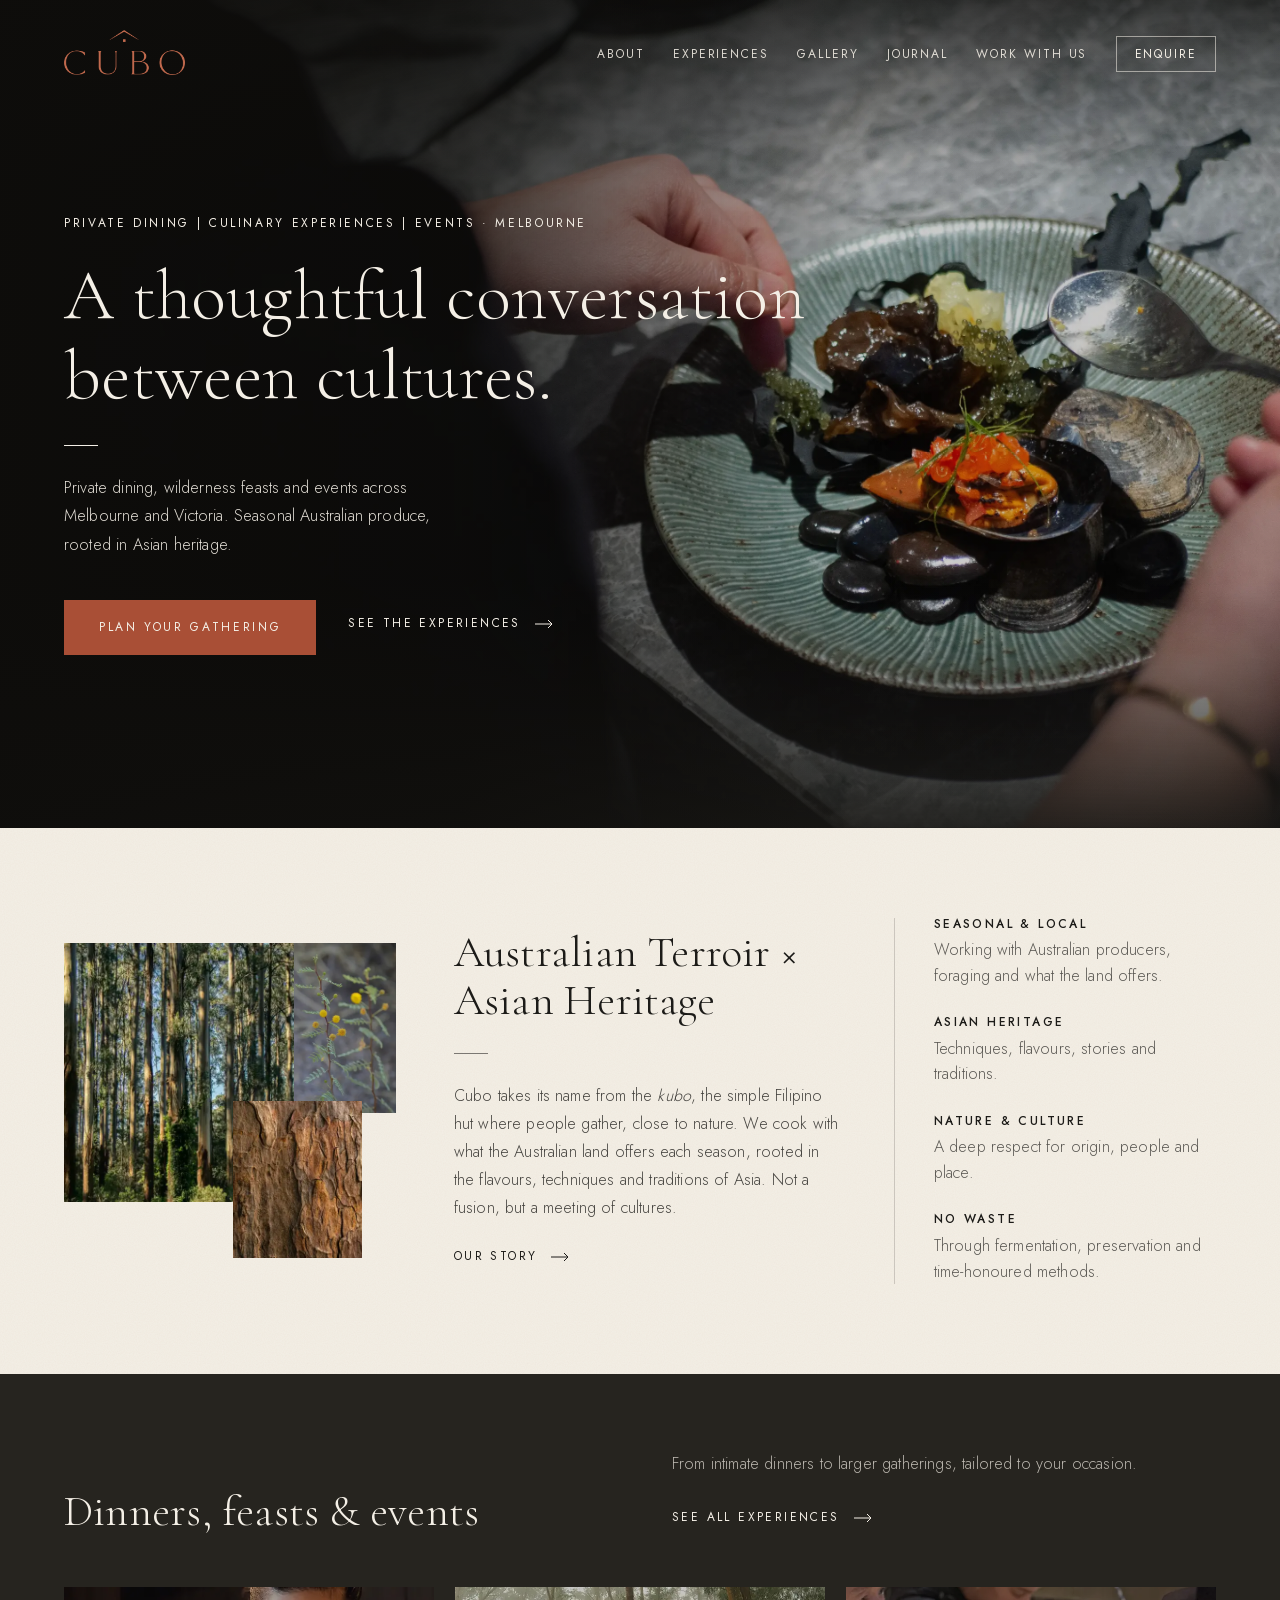
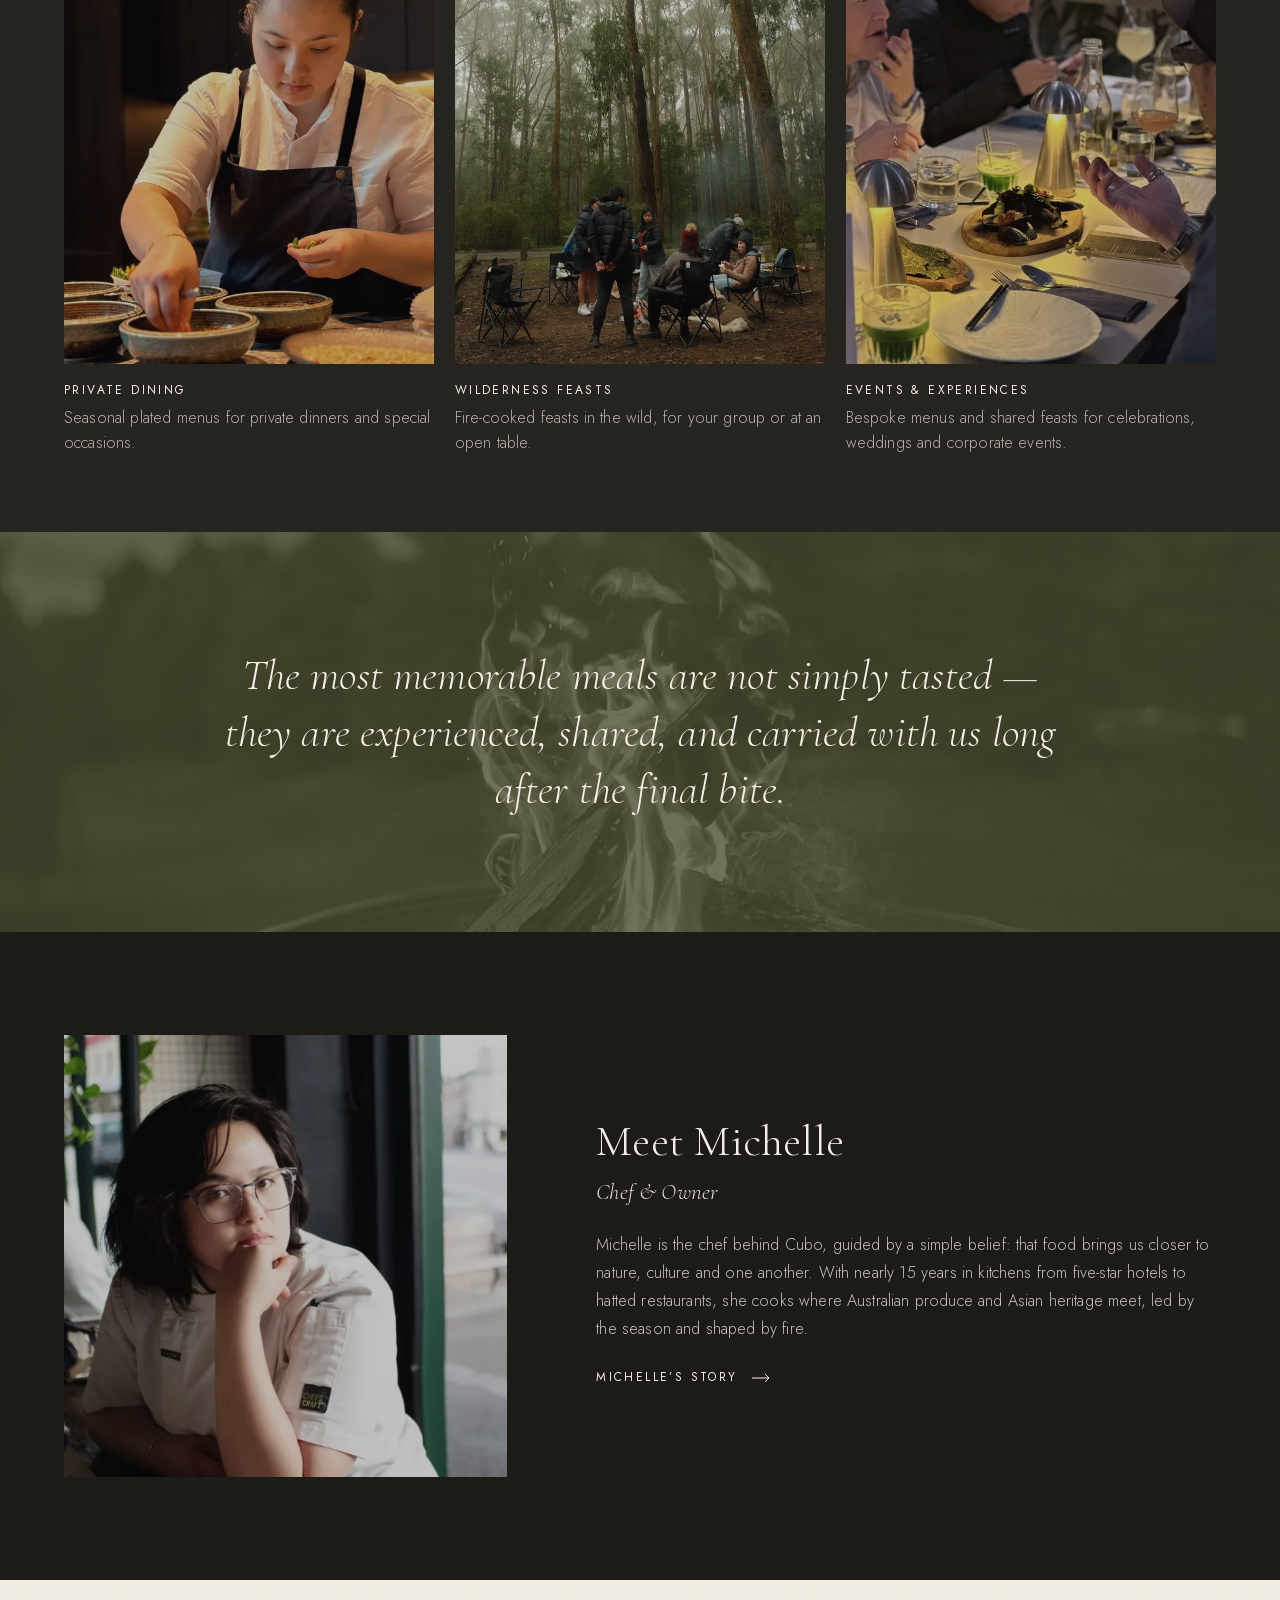
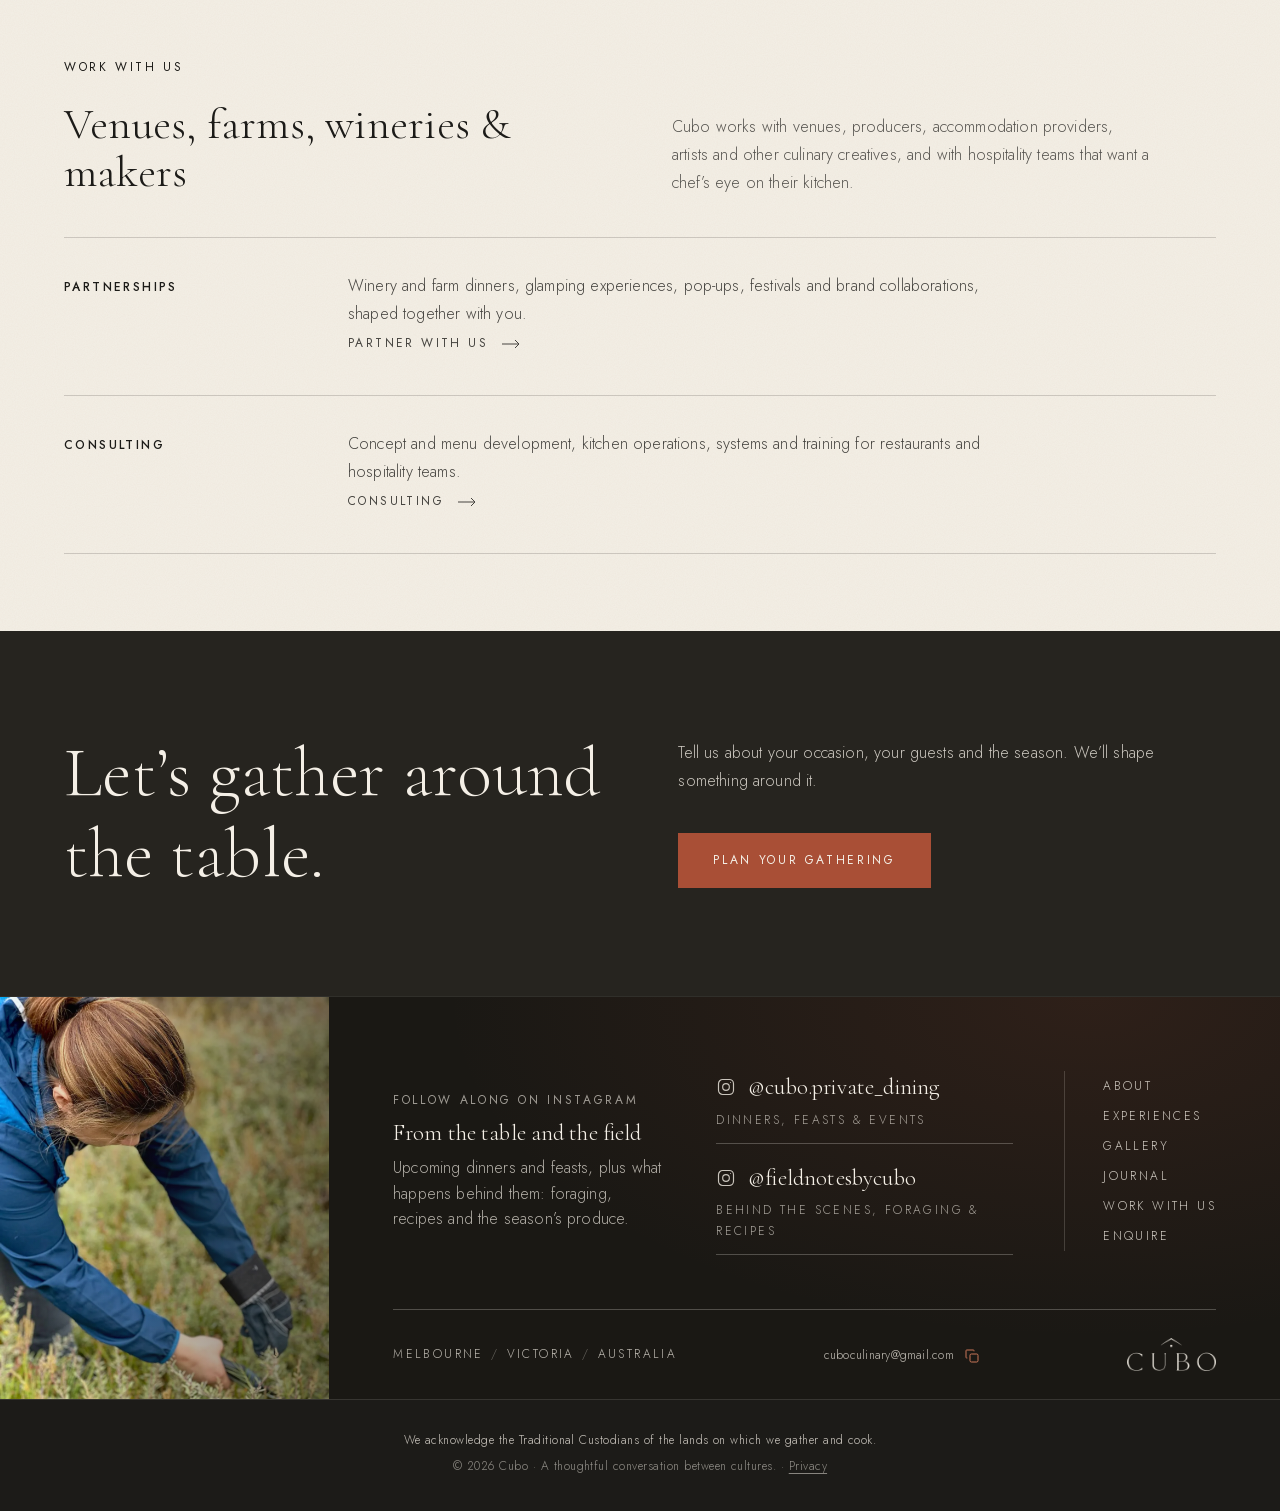
<file: index.html>
<!doctype html>
<html lang="en-AU" class="no-js">
<head>
<meta charset="utf-8">
<meta name="viewport" content="width=device-width, initial-scale=1">
<title>Cubo — A thoughtful conversation between cultures</title>
<meta name="description" content="Private dining, wilderness feasts and events across Melbourne and Victoria. Seasonal Australian produce, rooted in Asian heritage.">
<link rel="canonical" href="https://cuboculinary.com.au/">
<meta property="og:type" content="website">
<meta property="og:site_name" content="Cubo">
<meta property="og:locale" content="en_AU">
<meta property="og:url" content="https://cuboculinary.com.au/">
<meta property="og:title" content="Cubo — A thoughtful conversation between cultures">
<meta property="og:description" content="Private dining, wilderness feasts and events across Melbourne and Victoria. Seasonal Australian produce, rooted in Asian heritage.">
<meta property="og:image" content="https://cuboculinary.com.au/images/share-1200x630.jpg">
<meta property="og:image:width" content="1200">
<meta property="og:image:height" content="630">
<meta property="og:image:alt" content="Hands finishing a plated seafood dish on a green ceramic plate">
<meta name="twitter:card" content="summary_large_image">
<meta name="theme-color" content="#1C1B18">
<link rel="icon" href="images/favicon.svg" type="image/svg+xml">
<link rel="preload" href="fonts/cormorant-garamond-latin.woff2" as="font" type="font/woff2" crossorigin>
<link rel="preload" href="fonts/jost-latin.woff2" as="font" type="font/woff2" crossorigin>
<link rel="stylesheet" href="css/style.css?v=20">
<link rel="preload" as="image" href="images/hero-plating.webp" media="(min-width: 861px)" fetchpriority="high">
<link rel="preload" as="image" href="images/hero-plating-1452.webp" media="(max-width: 860px)" fetchpriority="high">
<script type="application/ld+json">
{
  "@context": "https://schema.org",
  "@type": "LocalBusiness",
  "name": "Cubo",
  "url": "https://cuboculinary.com.au/",
  "description": "Private dining, wilderness feasts and events across Melbourne and Victoria. Seasonal Australian produce, rooted in Asian heritage.",
  "email": "cuboculinary@gmail.com",
  "image": "https://cuboculinary.com.au/images/share-1200x630.jpg",
  "logo": "https://cuboculinary.com.au/images/logo-sienna.png",
  "address": { "@type": "PostalAddress", "addressLocality": "Melbourne", "addressRegion": "VIC", "addressCountry": "AU" },
  "areaServed": [
    { "@type": "City", "name": "Melbourne" },
    { "@type": "State", "name": "Victoria" }
  ],
  "founder": { "@type": "Person", "name": "Michelle Agustin", "jobTitle": "Chef and owner" },
  "sameAs": [
    "https://www.instagram.com/cubo.private_dining/",
    "https://www.instagram.com/fieldnotesbycubo/"
  ]
}
</script>
<script defer src="https://cloud.umami.is/script.js" data-website-id="8970d449-7867-4e9a-8093-36ad67cedc68" data-domains="cuboculinary.com.au,cubo-culinary.github.io"></script>
</head>
<body>
<a class="skip" href="#main">Skip to content</a>
<header class="site-header">
  <a class="logo" href="./" aria-label="Cubo — home">CUBO</a>
  <nav class="nav" aria-label="Main"><ul><li><a href="about">About</a></li><li><a href="experiences">Experiences</a></li><li><a href="gallery">Gallery</a></li><li><a href="journal">Journal</a></li><li><a href="collaborate">Work with us</a></li><li><a class="nav-cta" href="enquire">Enquire</a></li></ul></nav>
  <button class="menu-toggle" aria-label="Menu" aria-expanded="false"><span></span><span></span></button>
</header>
<main id="main" tabindex="-1">

<section class="hero">
  <div class="hero-img" style="--bg:url('../images/hero-plating.webp'); --bg-sm:url('../images/hero-plating-1452.webp')" role="img" aria-label="Hands finishing a plated seafood dish on a green ceramic plate"></div>
  <div class="wrap"><div class="hero-copy">
    <span class="eyebrow rv">Private Dining | Culinary Experiences | Events · Melbourne</span>
    <h1>A thoughtful conversation between cultures.</h1>
    <hr class="rule rv d1">
    <p class="sub rv d2">Private dining, wilderness feasts and events across Melbourne and Victoria. Seasonal Australian produce, rooted in Asian heritage.</p>
    <div class="hero-actions rv d3"><a class="btn" href="enquire">Plan your gathering</a><a class="link-arrow" href="experiences">See the experiences <svg viewBox="0 0 18 10" fill="none" stroke="currentColor" stroke-width="1"><path d="M0 5h17M13 1l4 4-4 4"/></svg></a></div>
  </div></div>
</section>

<section class="philosophy light paper">
  <div class="wrap phil-grid">
    <div class="collage rv" aria-hidden="true">
      <img class="a" src="images/bush-800.webp" alt="" loading="lazy">
      <img class="b" src="images/wattle-300.webp" alt="" loading="lazy">
      <img class="c" src="images/bark-500.webp" alt="" loading="lazy">
    </div>
    <div class="phil-text rv d1">
      <h2>Australian Terroir × Asian Heritage</h2>
      <hr class="rule">
      <p>Cubo takes its name from the <em>kubo</em>, the simple Filipino hut where people gather, close to nature. We cook with what the Australian land offers each season, rooted in the flavours, techniques and traditions of Asia. Not a fusion, but a meeting of cultures.</p>
      <a class="link-arrow" href="about">Our story <svg viewBox="0 0 18 10" fill="none" stroke="currentColor" stroke-width="1"><path d="M0 5h17M13 1l4 4-4 4"/></svg></a>
    </div>
    <div class="pillars">
      <div class="pillar rv"><div><h3>Seasonal &amp; Local</h3><p>Working with Australian producers, foraging and what the land offers.</p></div></div>
      <div class="pillar rv"><div><h3>Asian Heritage</h3><p>Techniques, flavours, stories and traditions.</p></div></div>
      <div class="pillar rv"><div><h3>Nature &amp; Culture</h3><p>A deep respect for origin, people and place.</p></div></div>
      <div class="pillar rv"><div><h3>No Waste</h3><p>Through fermentation, preservation and time-honoured methods.</p></div></div>
    </div>
  </div>
</section>

<section class="sec sec-m dark-soft">
  <div class="wrap exp-grid">
    <div class="exp-head rv">
      <div><h2 class="h-lg">Dinners, feasts &amp; events</h2></div>
      <div><p class="muted measure">From intimate dinners to larger gatherings, tailored to your occasion.</p><p class="mt-s"><a class="link-arrow" href="experiences">See all experiences <svg viewBox="0 0 18 10" fill="none" stroke="currentColor" stroke-width="1"><path d="M0 5h17M13 1l4 4-4 4"/></svg></a></p></div>
    </div>
    <div class="exp-cards">
      <a class="card rv" href="experiences#private-dining"><div class="ph dim"><img src="images/private-dining-1600.webp" srcset="images/private-dining-800.webp 800w, images/private-dining-1600.webp 1600w" sizes="(max-width: 760px) calc(100vw - 40px), 33vw" width="1600" height="1200" style="object-position:68% 50%" alt="Michelle Agustin, the chef behind Cubo, garnishing a row of stoneware bowls by hand" loading="lazy"></div><h3>Private Dining</h3><p>Seasonal plated menus for private dinners and special occasions.</p></a>
      <a class="card rv d1" href="experiences#wilderness"><div class="ph dim"><img src="images/wilderness-feast-1200.webp" srcset="images/wilderness-feast-700.webp 700w, images/wilderness-feast-1200.webp 1200w" sizes="(max-width: 760px) calc(100vw - 40px), 33vw" width="1200" height="1379" style="object-position:50% 100%" alt="Guests on camp chairs around a campfire in a misty eucalypt forest" loading="lazy"></div><h3>Wilderness Feasts</h3><p>Fire-cooked feasts in the wild, for your group or at an open table.</p></a>
      <a class="card rv d2" href="experiences#events"><div class="ph dim"><img src="images/events-1200.webp" srcset="images/events-700.webp 700w, images/events-1200.webp 1200w" sizes="(max-width: 760px) calc(100vw - 40px), 33vw" width="1200" height="1379" style="object-position:50% 82%" alt="Guests talking over mussels on a wooden board at a long table lit by small metal lamps" loading="lazy"></div><h3>Events &amp; Experiences</h3><p>Bespoke menus and shared feasts for celebrations, weddings and corporate events.</p></a>
    </div>
  </div>
</section>

<section class="quote-band" style="--bg:url('../images/firepit-2400.webp');--bg-sm:url('../images/firepit-1200.webp')">
  <div class="wrap rv"><blockquote>The most memorable meals are not simply tasted — they are experienced, shared, and carried with us long after the final bite.</blockquote></div>
</section>

<section class="sec">
  <div class="wrap">
    <div class="row plain">
      <div class="row-img rv sq dim"><img src="images/meet-michelle-1080.webp" srcset="images/meet-michelle-600.webp 600w, images/meet-michelle-1080.webp 1080w" sizes="(max-width: 860px) 100vw, 480px" width="1080" height="1080" alt="Michelle Agustin, the chef behind Cubo, in chef’s whites, chin resting on one hand beside a window" loading="lazy"></div>
      <div class="rv d1">
        <h2>Meet Michelle</h2>
        <p class="tagline">Chef &amp; Owner</p>
        <p>Michelle is the chef behind Cubo, guided by a simple belief: that food brings us closer to nature, culture and one another. With nearly 15 years in kitchens from five-star hotels to hatted restaurants, she cooks where Australian produce and Asian heritage meet, led by the season and shaped by fire.</p>
        <a class="link-arrow" href="about#michelle">Michelle’s story <svg viewBox="0 0 18 10" fill="none" stroke="currentColor" stroke-width="1"><path d="M0 5h17M13 1l4 4-4 4"/></svg></a>
      </div>
    </div>
  </div>
</section>

<section class="sec sec-m light paper">
  <div class="wrap">
    <div class="exp-head rv">
      <div><span class="eyebrow accent">Work with us</span><h2 class="h-lg">Venues, farms, wineries &amp; makers</h2></div>
      <div><p class="muted measure">Cubo works with venues, producers, accommodation providers, artists and other culinary creatives, and with hospitality teams that want a chef’s eye on their kitchen.</p></div>
    </div>
    <div class="pillar-list mt-m">
      <div class="pl rv"><h3>Partnerships</h3><div><p>Winery and farm dinners, glamping experiences, pop-ups, festivals and brand collaborations, shaped together with you.</p><p class="mt-s"><a class="link-arrow" href="collaborate">Partner with us <svg viewBox="0 0 18 10" fill="none" stroke="currentColor" stroke-width="1"><path d="M0 5h17M13 1l4 4-4 4"/></svg></a></p></div></div>
      <div class="pl rv d1"><h3>Consulting</h3><div><p>Concept and menu development, kitchen operations, systems and training for restaurants and hospitality teams.</p><p class="mt-s"><a class="link-arrow" href="collaborate#consulting">Consulting <svg viewBox="0 0 18 10" fill="none" stroke="currentColor" stroke-width="1"><path d="M0 5h17M13 1l4 4-4 4"/></svg></a></p></div></div>
    </div>
  </div>
</section>
<section class="cta dark-soft"><div class="wrap rv"><h2 class="h-lg">Let’s gather around the table.</h2><p>Tell us about your occasion, your guests and the season. We’ll shape something around it.</p><a class="btn" href="enquire">Plan your gathering</a></div></section></main>
<footer class="site-footer">
  <div class="foot-grid">
    <div class="foot-img" style="--bg:url('../images/forage-1200.webp')" role="img" aria-label="Michelle Agustin foraging wild greens by hand in low coastal scrub"></div>
    <div class="foot-main">
      <div class="foot-top">
        <div><span class="eyebrow foot-kicker">Follow along on Instagram</span><h2>From the table and the field</h2><p>Upcoming dinners and feasts, plus what happens behind them: foraging, recipes and the season’s produce.</p></div>
        <ul class="ig-links"><li><a href="https://www.instagram.com/cubo.private_dining/" target="_blank" rel="noopener"><span><svg class="ig-icon" role="img" aria-label="Instagram" width="20" height="20" viewBox="0 0 24 24" fill="none" stroke="currentColor" stroke-width="1.4"><rect x="3" y="3" width="18" height="18" rx="5"/><circle cx="12" cy="12" r="4"/><circle cx="17.5" cy="6.5" r=".6" fill="currentColor" stroke="none"/></svg>@cubo.private_dining</span><small>Dinners, feasts &amp; events</small></a></li><li><a href="https://www.instagram.com/fieldnotesbycubo/" target="_blank" rel="noopener"><span><svg class="ig-icon" role="img" aria-label="Instagram" width="20" height="20" viewBox="0 0 24 24" fill="none" stroke="currentColor" stroke-width="1.4"><rect x="3" y="3" width="18" height="18" rx="5"/><circle cx="12" cy="12" r="4"/><circle cx="17.5" cy="6.5" r=".6" fill="currentColor" stroke="none"/></svg>@fieldnotesbycubo</span><small>Behind the scenes, foraging &amp; recipes</small></a></li></ul>
        <div class="foot-links"><ul><li><a href="about">About</a></li><li><a href="experiences">Experiences</a></li><li><a href="gallery">Gallery</a></li><li><a href="journal">Journal</a></li><li><a href="collaborate">Work with us</a></li><li><a href="enquire">Enquire</a></li></ul></div>
      </div>
      <div class="foot-bottom">
        <div class="loc">Melbourne<i>/</i>Victoria<i>/</i>Australia</div>
        <span><a class="foot-email" href="mailto:cuboculinary@gmail.com">cuboculinary@gmail.com</a><button class="copy-btn" type="button" data-copy="cuboculinary@gmail.com" aria-label="Copy email address" title="Copy email address"><svg width="16" height="16" viewBox="0 0 24 24" fill="none" stroke="currentColor" stroke-width="1.5" aria-hidden="true"><rect x="9" y="9" width="12" height="12" rx="2"/><path d="M5 15H4a1 1 0 0 1-1-1V4a1 1 0 0 1 1-1h10a1 1 0 0 1 1 1v1"/></svg></button></span>
        <div class="logo" aria-hidden="true">CUBO</div>
      </div>
    </div>
  </div>
  <div class="wrap copy"><p class="ack">We acknowledge the Traditional Custodians of the lands on which we gather and cook.</p>© 2026 Cubo · A thoughtful conversation between cultures. · <a href="privacy">Privacy</a></div>
</footer>
<script src="js/main.js?v=6"></script>
</body>
</html>
</file>
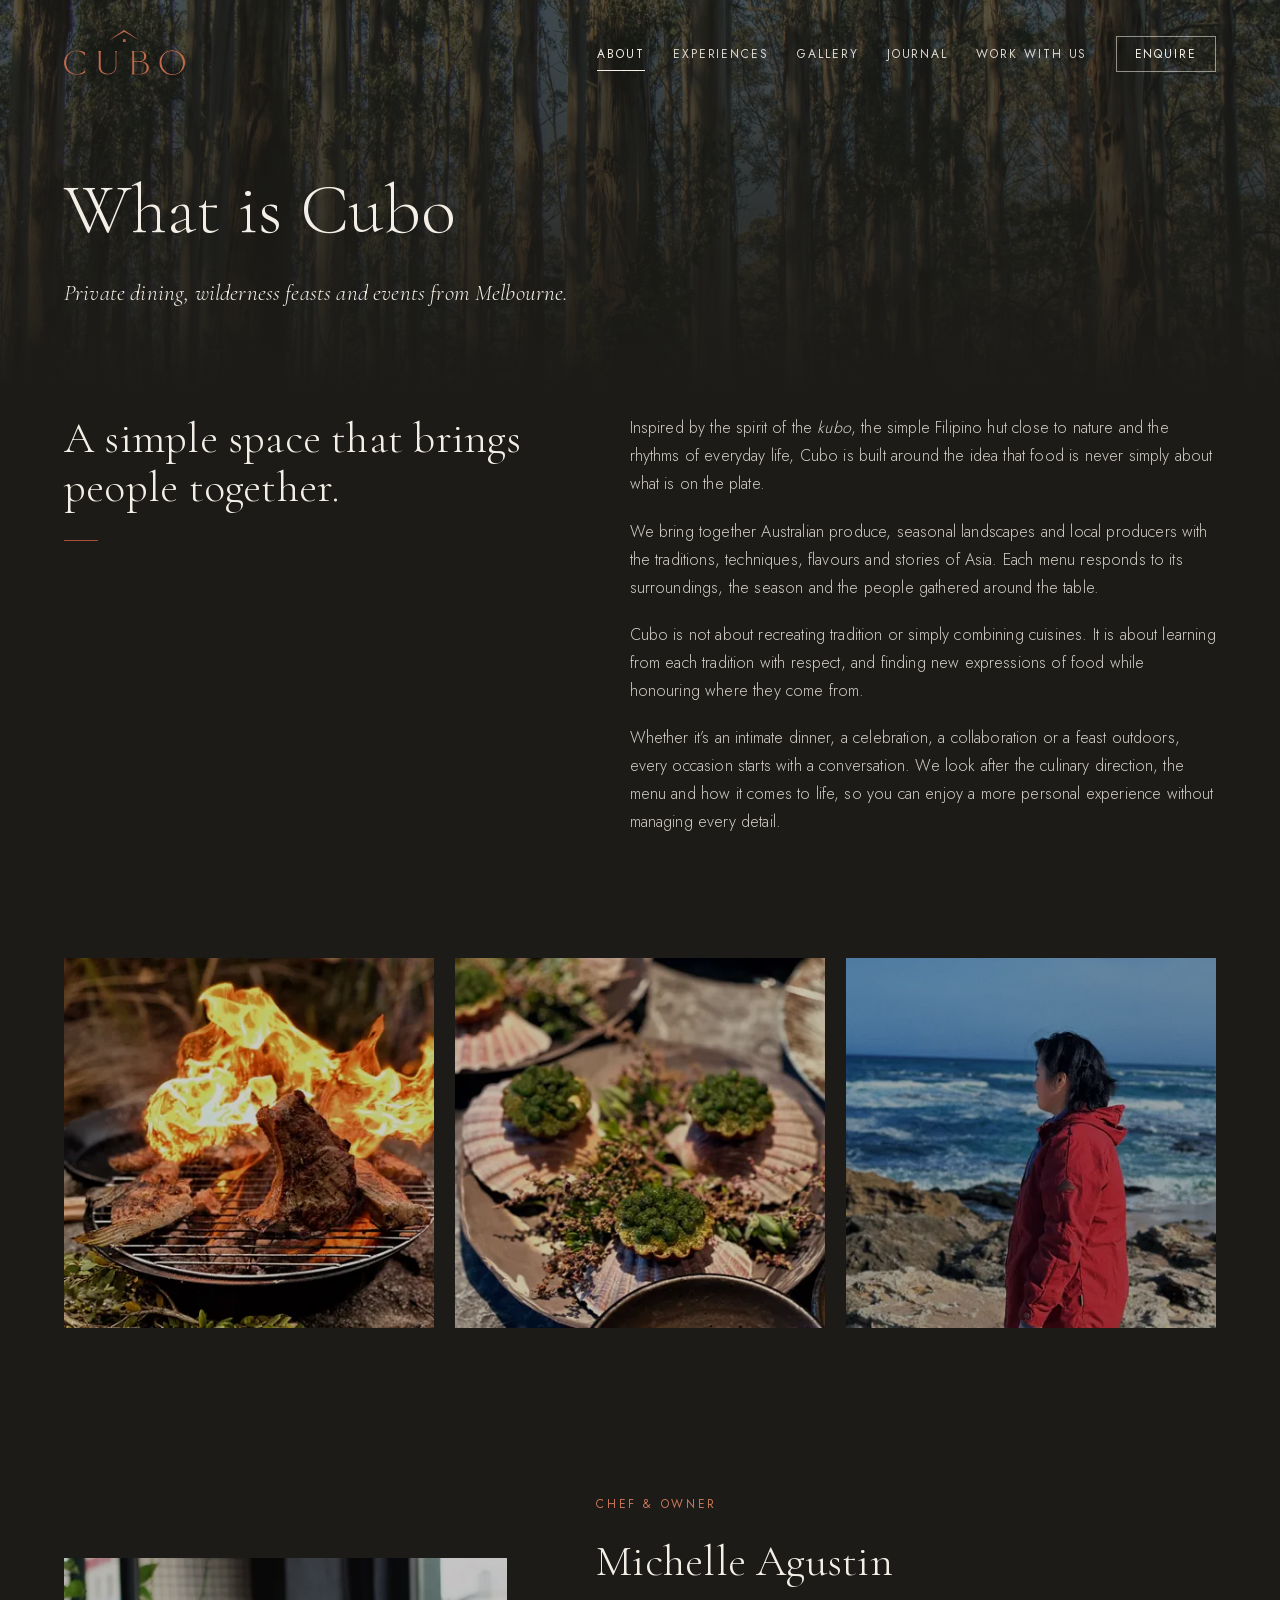
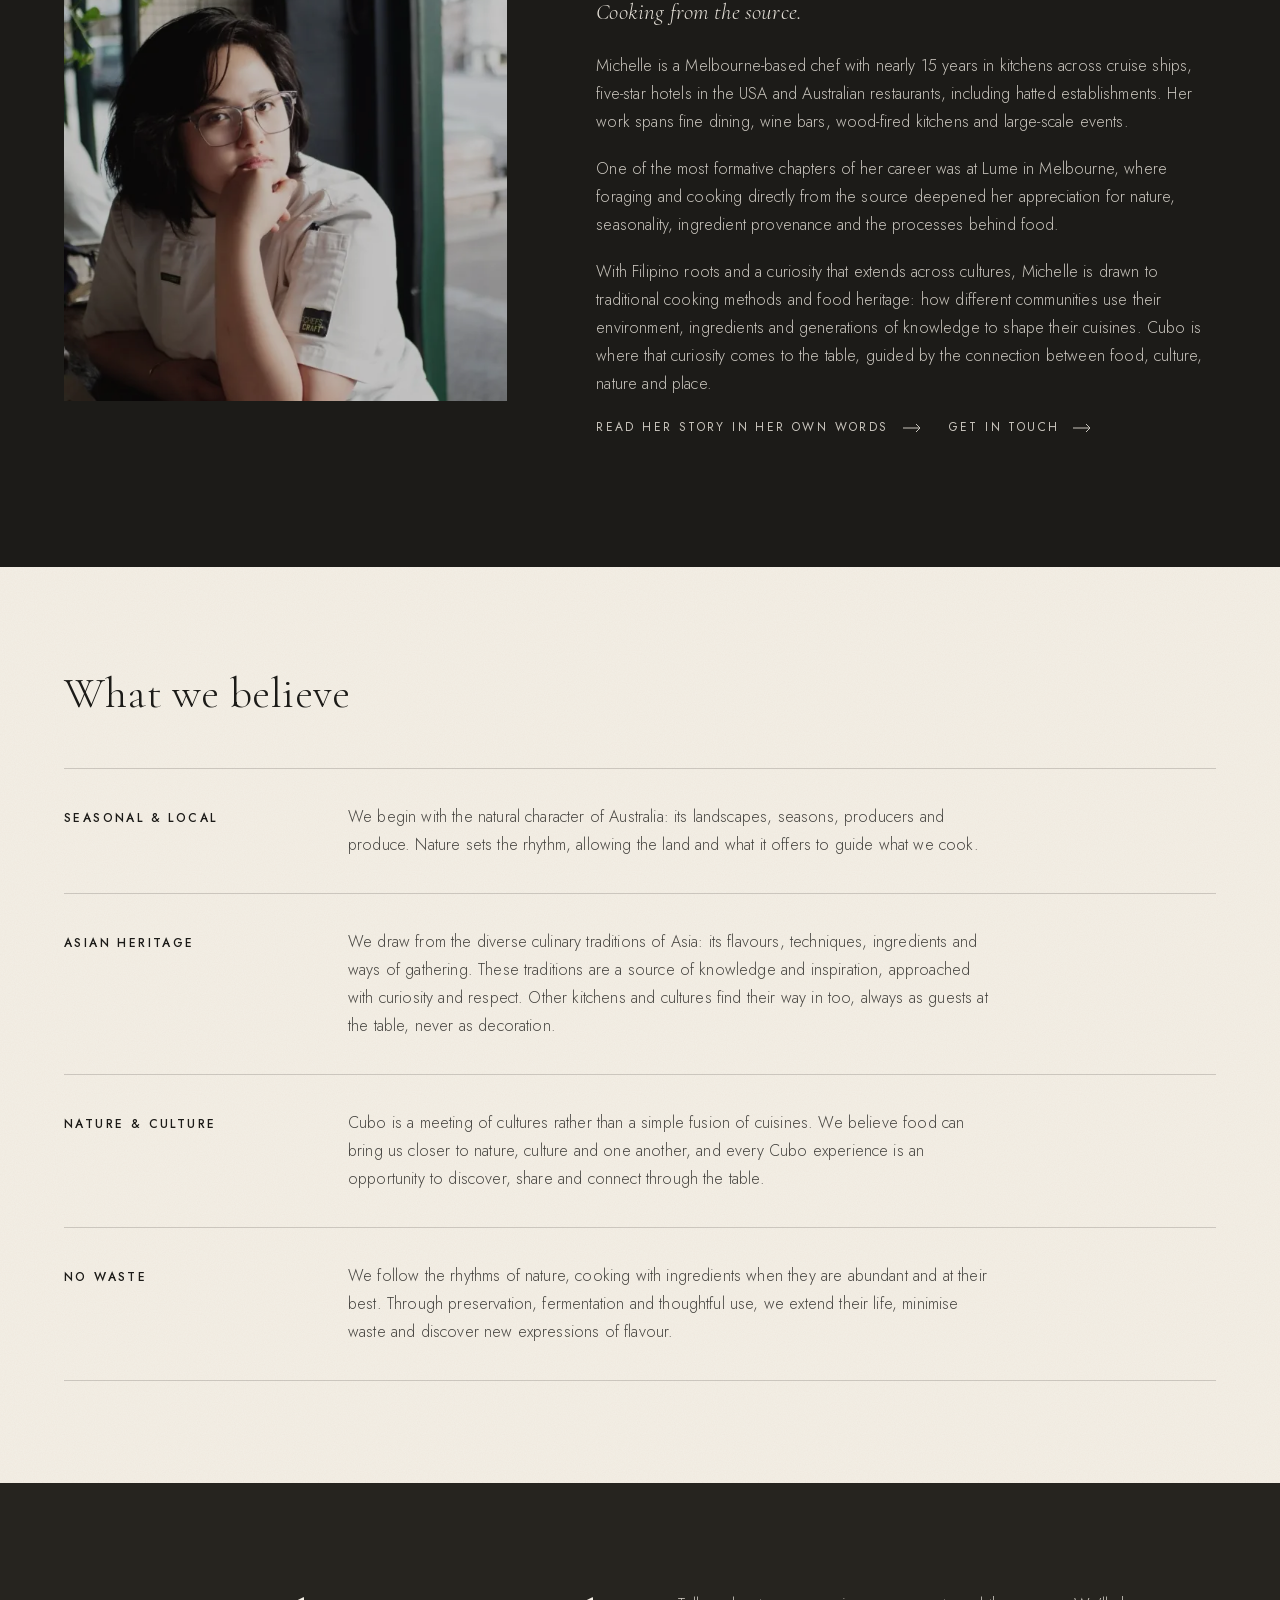
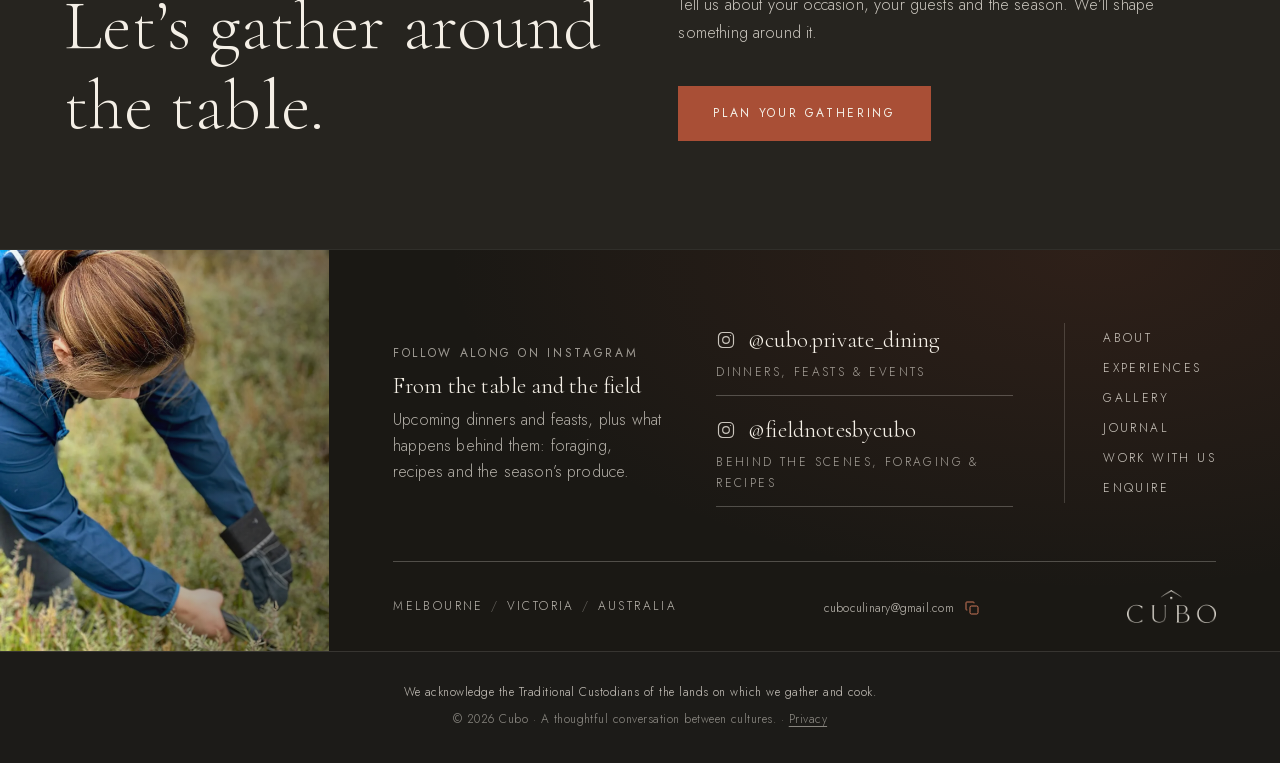
<file: about.html>
<!doctype html>
<html lang="en-AU" class="no-js">
<head>
<meta charset="utf-8">
<meta name="viewport" content="width=device-width, initial-scale=1">
<title>About Cubo — Private Dining &amp; Events in Melbourne</title>
<meta name="description" content="What is Cubo? A cross-cultural culinary experience exploring Australian terroir × Asian heritage, inspired by the spirit of the kubo.">
<link rel="canonical" href="https://cuboculinary.com.au/about">
<meta property="og:type" content="website">
<meta property="og:site_name" content="Cubo">
<meta property="og:locale" content="en_AU">
<meta property="og:url" content="https://cuboculinary.com.au/about">
<meta property="og:title" content="About Cubo — Private Dining &amp; Events in Melbourne">
<meta property="og:description" content="What is Cubo? A cross-cultural culinary experience exploring Australian terroir × Asian heritage, inspired by the spirit of the kubo.">
<meta property="og:image" content="https://cuboculinary.com.au/images/share-1200x630.jpg">
<meta property="og:image:width" content="1200">
<meta property="og:image:height" content="630">
<meta property="og:image:alt" content="Hands finishing a plated seafood dish on a green ceramic plate">
<meta name="twitter:card" content="summary_large_image">
<meta name="theme-color" content="#1C1B18">
<link rel="icon" href="images/favicon.svg" type="image/svg+xml">
<link rel="preload" href="fonts/cormorant-garamond-latin.woff2" as="font" type="font/woff2" crossorigin>
<link rel="preload" href="fonts/jost-latin.woff2" as="font" type="font/woff2" crossorigin>
<link rel="stylesheet" href="css/style.css?v=20">
<script defer src="https://cloud.umami.is/script.js" data-website-id="8970d449-7867-4e9a-8093-36ad67cedc68" data-domains="cuboculinary.com.au,cubo-culinary.github.io"></script>
</head>
<body>
<a class="skip" href="#main">Skip to content</a>
<header class="site-header">
  <a class="logo" href="./" aria-label="Cubo — home">CUBO</a>
  <nav class="nav" aria-label="Main"><ul><li><a href="about" aria-current="page">About</a></li><li><a href="experiences">Experiences</a></li><li><a href="gallery">Gallery</a></li><li><a href="journal">Journal</a></li><li><a href="collaborate">Work with us</a></li><li><a class="nav-cta" href="enquire">Enquire</a></li></ul></nav>
  <button class="menu-toggle" aria-label="Menu" aria-expanded="false"><span></span><span></span></button>
</header>
<main id="main" tabindex="-1">
<section class="page-hero with-img vivid" style="--bg:url('../images/bush-2880.webp');--bg-sm:url('../images/bush-1000.webp')"><div class="wrap"><h1 class="h-xl">What is Cubo</h1><p class="lede rv d2">Private dining, wilderness feasts and events from Melbourne.</p></div></section>
<section class="sec pt-s">
  <div class="wrap intro">
    <div class="rv"><h2 class="h-lg">A simple space that brings people together.</h2><hr class="rule sienna"></div>
    <div class="rv d1">
      <p>Inspired by the spirit of the <em>kubo</em>, the simple Filipino hut close to nature and the rhythms of everyday life, Cubo is built around the idea that food is never simply about what is on the plate.</p>
      <p>We bring together Australian produce, seasonal landscapes and local producers with the traditions, techniques, flavours and stories of Asia. Each menu responds to its surroundings, the season and the people gathered around the table.</p>
      <p>Cubo is not about recreating tradition or simply combining cuisines. It is about learning from each tradition with respect, and finding new expressions of food while honouring where they come from.</p>
      <p>Whether it’s an intimate dinner, a celebration, a collaboration or a feast outdoors, every occasion starts with a conversation. We look after the culinary direction, the menu and how it comes to life, so you can enjoy a more personal experience without managing every detail.</p>
    </div>
  </div>
</section>

<section class="photo-strip" aria-label="Cubo gatherings">
  <div class="wrap">
    <img class="rv" src="images/about-fire-800.webp" srcset="images/about-fire-400.webp 400w, images/about-fire-800.webp 800w" sizes="(max-width: 560px) calc(50vw - 25px), 33vw" width="800" height="800" alt="Steaks on a grill over high flames, with native greens in front" loading="lazy">
    <img class="rv d1" src="images/about-tarts-800.webp" srcset="images/about-tarts-400.webp 400w, images/about-tarts-800.webp 800w" sizes="(max-width: 560px) calc(50vw - 25px), 33vw" width="800" height="800" alt="Small green tarts on scallop shells with native herbs" loading="lazy">
    <img class="rv d2" style="filter:brightness(.65)" src="images/about-sea-800.webp" srcset="images/about-sea-400.webp 400w, images/about-sea-800.webp 800w" sizes="(max-width: 560px) calc(50vw - 25px), 33vw" width="800" height="800" alt="Michelle Agustin in a red jacket looking out over the ocean from coastal rocks" loading="lazy">
  </div>
</section>

<section class="sec" id="michelle">
  <div class="wrap">
    <div class="row plain">
      <div class="row-img rv sq dim"><img src="images/meet-michelle-1080.webp" srcset="images/meet-michelle-600.webp 600w, images/meet-michelle-1080.webp 1080w" sizes="(max-width: 860px) 100vw, 480px" width="1080" height="1080" alt="Michelle Agustin, the chef behind Cubo, in chef’s whites, chin resting on one hand beside a window" loading="lazy"></div>
      <div class="rv d1">
        <span class="eyebrow accent">Chef &amp; Owner</span>
        <h2>Michelle Agustin</h2>
        <p class="tagline">Cooking from the source.</p>
        <p>Michelle is a Melbourne-based chef with nearly 15 years in kitchens across cruise ships, five-star hotels in the USA and Australian restaurants, including hatted establishments. Her work spans fine dining, wine bars, wood-fired kitchens and large-scale events.</p>
        <p>One of the most formative chapters of her career was at Lume in Melbourne, where foraging and cooking directly from the source deepened her appreciation for nature, seasonality, ingredient provenance and the processes behind food.</p>
        <p>With Filipino roots and a curiosity that extends across cultures, Michelle is drawn to traditional cooking methods and food heritage: how different communities use their environment, ingredients and generations of knowledge to shape their cuisines. Cubo is where that curiosity comes to the table, guided by the connection between food, culture, nature and place.</p>
        <p class="link-row"><a class="link-arrow" href="things-that-inspire-the-way-we-cook">Read her story in her own words <svg viewBox="0 0 18 10" fill="none" stroke="currentColor" stroke-width="1"><path d="M0 5h17M13 1l4 4-4 4"/></svg></a> <a class="link-arrow" href="enquire">Get in touch <svg viewBox="0 0 18 10" fill="none" stroke="currentColor" stroke-width="1"><path d="M0 5h17M13 1l4 4-4 4"/></svg></a></p>
      </div>
    </div>
  </div>
</section>

<section class="sec light paper">
  <div class="wrap">
    <div class="rv sec-head"><h2 class="h-lg">What we believe</h2></div>
    <div class="pillar-list">
      <div class="pl rv"><h3>Seasonal &amp; Local</h3><p>We begin with the natural character of Australia: its landscapes, seasons, producers and produce. Nature sets the rhythm, allowing the land and what it offers to guide what we cook.</p></div>
      <div class="pl rv"><h3>Asian Heritage</h3><p>We draw from the diverse culinary traditions of Asia: its flavours, techniques, ingredients and ways of gathering. These traditions are a source of knowledge and inspiration, approached with curiosity and respect. Other kitchens and cultures find their way in too, always as guests at the table, never as decoration.</p></div>
      <div class="pl rv"><h3>Nature &amp; Culture</h3><p>Cubo is a meeting of cultures rather than a simple fusion of cuisines. We believe food can bring us closer to nature, culture and one another, and every Cubo experience is an opportunity to discover, share and connect through the table.</p></div>
      <div class="pl rv"><h3>No Waste</h3><p>We follow the rhythms of nature, cooking with ingredients when they are abundant and at their best. Through preservation, fermentation and thoughtful use, we extend their life, minimise waste and discover new expressions of flavour.</p></div>
    </div>
  </div>
</section>
<section class="cta dark-soft"><div class="wrap rv"><h2 class="h-lg">Let’s gather around the table.</h2><p>Tell us about your occasion, your guests and the season. We’ll shape something around it.</p><a class="btn" href="enquire">Plan your gathering</a></div></section></main>
<footer class="site-footer">
  <div class="foot-grid">
    <div class="foot-img" style="--bg:url('../images/forage-1200.webp')" role="img" aria-label="Michelle Agustin foraging wild greens by hand in low coastal scrub"></div>
    <div class="foot-main">
      <div class="foot-top">
        <div><span class="eyebrow foot-kicker">Follow along on Instagram</span><h2>From the table and the field</h2><p>Upcoming dinners and feasts, plus what happens behind them: foraging, recipes and the season’s produce.</p></div>
        <ul class="ig-links"><li><a href="https://www.instagram.com/cubo.private_dining/" target="_blank" rel="noopener"><span><svg class="ig-icon" role="img" aria-label="Instagram" width="20" height="20" viewBox="0 0 24 24" fill="none" stroke="currentColor" stroke-width="1.4"><rect x="3" y="3" width="18" height="18" rx="5"/><circle cx="12" cy="12" r="4"/><circle cx="17.5" cy="6.5" r=".6" fill="currentColor" stroke="none"/></svg>@cubo.private_dining</span><small>Dinners, feasts &amp; events</small></a></li><li><a href="https://www.instagram.com/fieldnotesbycubo/" target="_blank" rel="noopener"><span><svg class="ig-icon" role="img" aria-label="Instagram" width="20" height="20" viewBox="0 0 24 24" fill="none" stroke="currentColor" stroke-width="1.4"><rect x="3" y="3" width="18" height="18" rx="5"/><circle cx="12" cy="12" r="4"/><circle cx="17.5" cy="6.5" r=".6" fill="currentColor" stroke="none"/></svg>@fieldnotesbycubo</span><small>Behind the scenes, foraging &amp; recipes</small></a></li></ul>
        <div class="foot-links"><ul><li><a href="about">About</a></li><li><a href="experiences">Experiences</a></li><li><a href="gallery">Gallery</a></li><li><a href="journal">Journal</a></li><li><a href="collaborate">Work with us</a></li><li><a href="enquire">Enquire</a></li></ul></div>
      </div>
      <div class="foot-bottom">
        <div class="loc">Melbourne<i>/</i>Victoria<i>/</i>Australia</div>
        <span><a class="foot-email" href="mailto:cuboculinary@gmail.com">cuboculinary@gmail.com</a><button class="copy-btn" type="button" data-copy="cuboculinary@gmail.com" aria-label="Copy email address" title="Copy email address"><svg width="16" height="16" viewBox="0 0 24 24" fill="none" stroke="currentColor" stroke-width="1.5" aria-hidden="true"><rect x="9" y="9" width="12" height="12" rx="2"/><path d="M5 15H4a1 1 0 0 1-1-1V4a1 1 0 0 1 1-1h10a1 1 0 0 1 1 1v1"/></svg></button></span>
        <div class="logo" aria-hidden="true">CUBO</div>
      </div>
    </div>
  </div>
  <div class="wrap copy"><p class="ack">We acknowledge the Traditional Custodians of the lands on which we gather and cook.</p>© 2026 Cubo · A thoughtful conversation between cultures. · <a href="privacy">Privacy</a></div>
</footer>
<script src="js/main.js?v=6"></script>
</body>
</html>
</file>
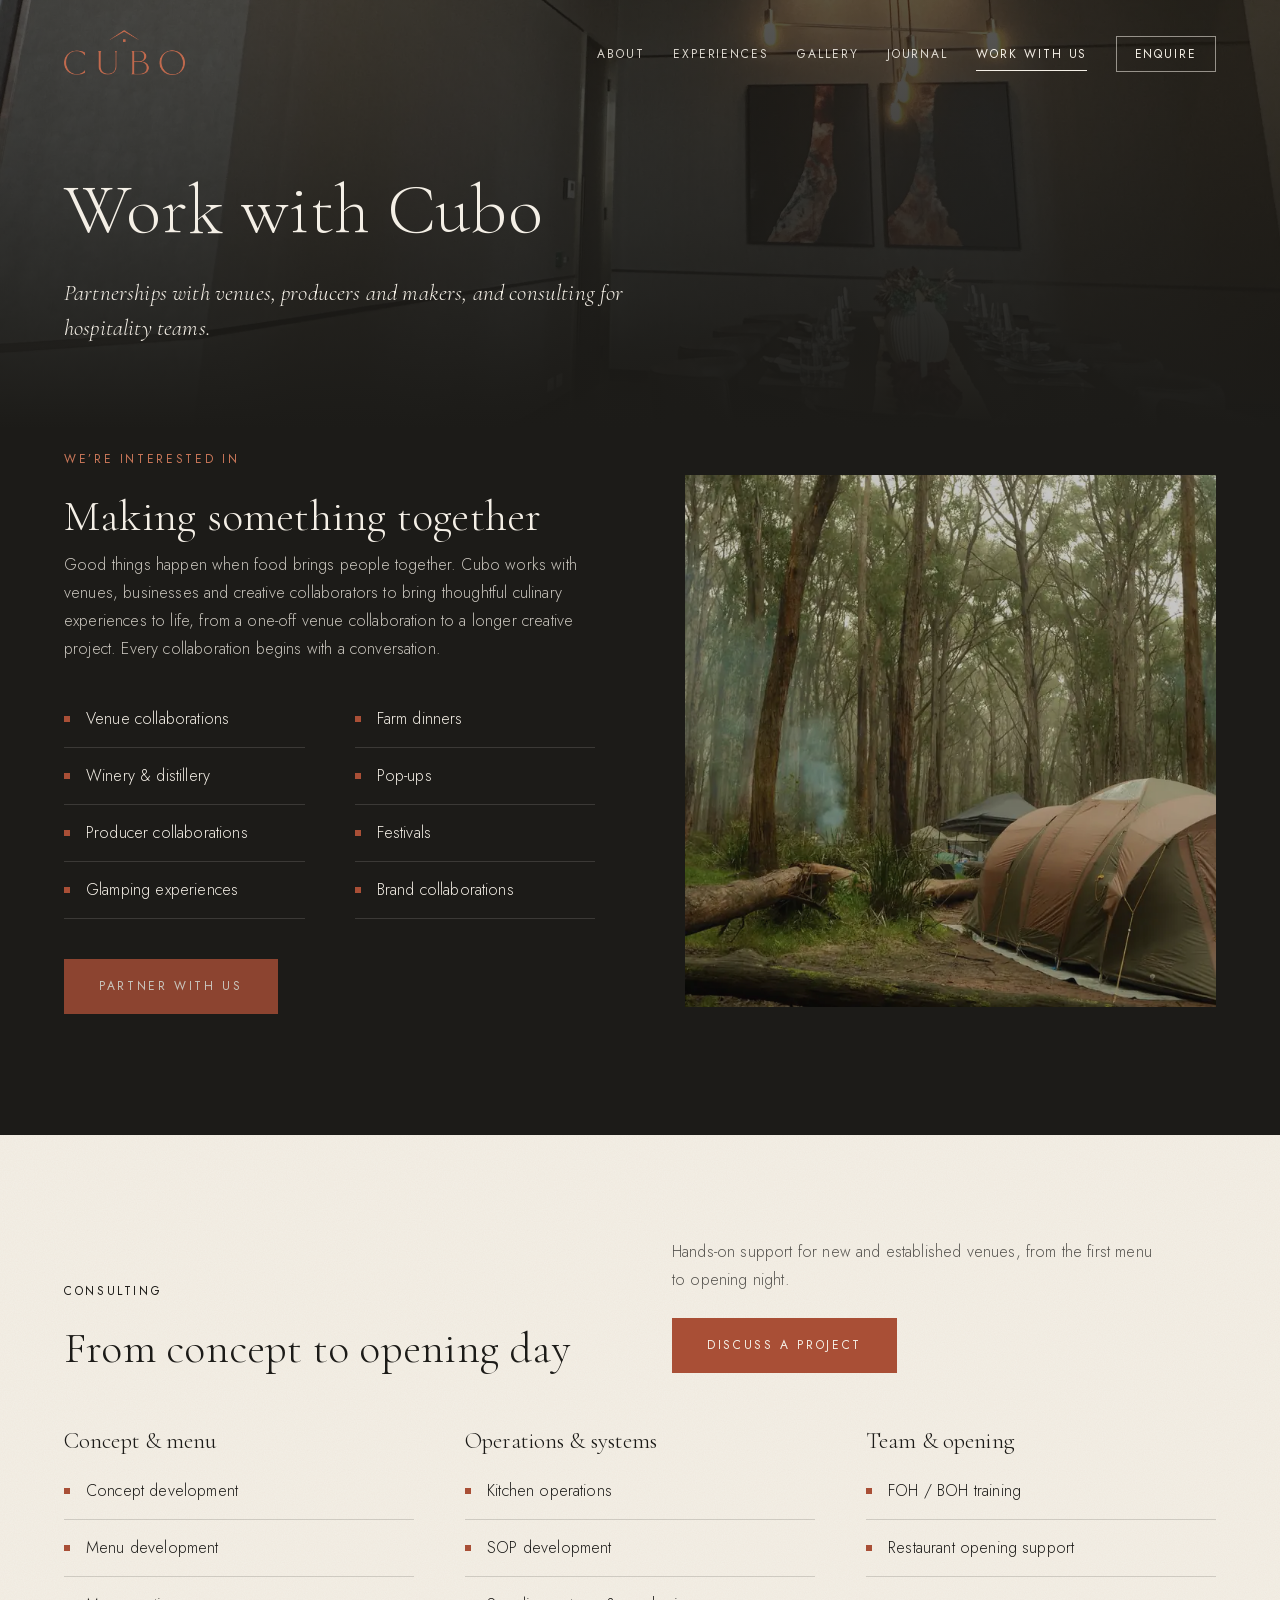
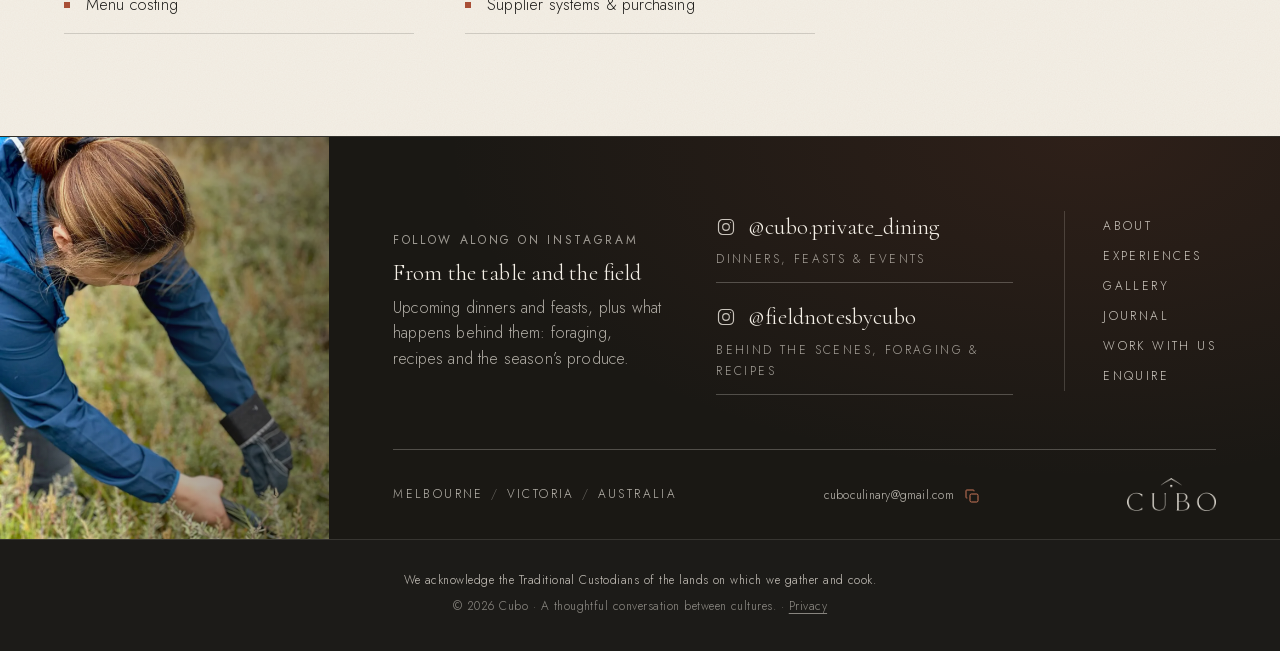
<file: collaborate.html>
<!doctype html>
<html lang="en-AU" class="no-js">
<head>
<meta charset="utf-8">
<meta name="viewport" content="width=device-width, initial-scale=1">
<title>Work with us: Partnerships &amp; Consulting — Cubo</title>
<meta name="description" content="Partnerships with venues, producers and makers, and culinary and hospitality consulting from Cubo in Melbourne.">
<link rel="canonical" href="https://cuboculinary.com.au/collaborate">
<meta property="og:type" content="website">
<meta property="og:site_name" content="Cubo">
<meta property="og:locale" content="en_AU">
<meta property="og:url" content="https://cuboculinary.com.au/collaborate">
<meta property="og:title" content="Work with us: Partnerships &amp; Consulting — Cubo">
<meta property="og:description" content="Partnerships with venues, producers and makers, and culinary and hospitality consulting from Cubo in Melbourne.">
<meta property="og:image" content="https://cuboculinary.com.au/images/share-1200x630.jpg">
<meta property="og:image:width" content="1200">
<meta property="og:image:height" content="630">
<meta property="og:image:alt" content="Hands finishing a plated seafood dish on a green ceramic plate">
<meta name="twitter:card" content="summary_large_image">
<meta name="theme-color" content="#1C1B18">
<link rel="icon" href="images/favicon.svg" type="image/svg+xml">
<link rel="preload" href="fonts/cormorant-garamond-latin.woff2" as="font" type="font/woff2" crossorigin>
<link rel="preload" href="fonts/jost-latin.woff2" as="font" type="font/woff2" crossorigin>
<link rel="stylesheet" href="css/style.css?v=20">
<script defer src="https://cloud.umami.is/script.js" data-website-id="8970d449-7867-4e9a-8093-36ad67cedc68" data-domains="cuboculinary.com.au,cubo-culinary.github.io"></script>
</head>
<body>
<a class="skip" href="#main">Skip to content</a>
<header class="site-header">
  <a class="logo" href="./" aria-label="Cubo — home">CUBO</a>
  <nav class="nav" aria-label="Main"><ul><li><a href="about">About</a></li><li><a href="experiences">Experiences</a></li><li><a href="gallery">Gallery</a></li><li><a href="journal">Journal</a></li><li><a href="collaborate" aria-current="page">Work with us</a></li><li><a class="nav-cta" href="enquire">Enquire</a></li></ul></nav>
  <button class="menu-toggle" aria-label="Menu" aria-expanded="false"><span></span><span></span></button>
</header>
<main id="main" tabindex="-1">
<section class="page-hero with-img vivid" style="--bg:url('../images/work-banner-2400.webp');--bg-sm:url('../images/work-banner-1000.webp')"><div class="wrap"><h1 class="h-xl">Work with Cubo</h1><p class="lede rv d2">Partnerships with venues, producers and makers, and consulting for hospitality teams.</p></div></section>
<section class="sec pt-s">
  <div class="wrap row flip pt-0 pb-0">
    <div class="row-img rv sq dim"><img src="images/work-camp-1200.webp" srcset="images/work-camp-700.webp 700w, images/work-camp-1200.webp 1200w" sizes="(max-width: 860px) calc(100vw - 40px), 50vw" width="1200" height="1200" alt="Canvas tents beneath tall eucalypts, with smoke rising from a campfire" loading="lazy"></div>
    <div class="rv">
      <span class="eyebrow accent">We’re interested in</span>
      <h2 class="h-lg">Making something together</h2>
      <p>Good things happen when food brings people together. Cubo works with venues, businesses and creative collaborators to bring thoughtful culinary experiences to life, from a one-off venue collaboration to a longer creative project. Every collaboration begins with a conversation.</p>
      <ul class="check-list">
        <li>Venue collaborations</li><li>Winery &amp; distillery</li><li>Producer collaborations</li><li>Glamping experiences</li><li>Farm dinners</li><li>Pop-ups</li><li>Festivals</li><li>Brand collaborations</li>
      </ul>
      <p class="mt-m"><a class="btn" href="enquire?type=Partnership">Partner with us</a></p>
    </div>
  </div>
</section>
<section class="sec light paper" id="consulting">
  <div class="wrap">
    <div class="exp-head rv">
      <div><span class="eyebrow">Consulting</span><h2 class="h-lg">From concept to opening day</h2></div>
      <div>
        <p class="muted measure">Hands-on support for new and established venues, from the first menu to opening night.</p>
        <p class="mt-s"><a class="btn" href="enquire?type=Consulting">Discuss a project</a></p>
      </div>
    </div>
    <div class="cons-groups">
      <div class="rv"><h3>Concept &amp; menu</h3><ul class="check-list single"><li>Concept development</li><li>Menu development</li><li>Menu costing</li></ul></div>
      <div class="rv d1"><h3>Operations &amp; systems</h3><ul class="check-list single"><li>Kitchen operations</li><li>SOP development</li><li>Supplier systems &amp; purchasing</li></ul></div>
      <div class="rv d2"><h3>Team &amp; opening</h3><ul class="check-list single"><li>FOH / BOH training</li><li>Restaurant opening support</li></ul></div>
    </div>
  </div>
</section>
</main>
<footer class="site-footer">
  <div class="foot-grid">
    <div class="foot-img" style="--bg:url('../images/forage-1200.webp')" role="img" aria-label="Michelle Agustin foraging wild greens by hand in low coastal scrub"></div>
    <div class="foot-main">
      <div class="foot-top">
        <div><span class="eyebrow foot-kicker">Follow along on Instagram</span><h2>From the table and the field</h2><p>Upcoming dinners and feasts, plus what happens behind them: foraging, recipes and the season’s produce.</p></div>
        <ul class="ig-links"><li><a href="https://www.instagram.com/cubo.private_dining/" target="_blank" rel="noopener"><span><svg class="ig-icon" role="img" aria-label="Instagram" width="20" height="20" viewBox="0 0 24 24" fill="none" stroke="currentColor" stroke-width="1.4"><rect x="3" y="3" width="18" height="18" rx="5"/><circle cx="12" cy="12" r="4"/><circle cx="17.5" cy="6.5" r=".6" fill="currentColor" stroke="none"/></svg>@cubo.private_dining</span><small>Dinners, feasts &amp; events</small></a></li><li><a href="https://www.instagram.com/fieldnotesbycubo/" target="_blank" rel="noopener"><span><svg class="ig-icon" role="img" aria-label="Instagram" width="20" height="20" viewBox="0 0 24 24" fill="none" stroke="currentColor" stroke-width="1.4"><rect x="3" y="3" width="18" height="18" rx="5"/><circle cx="12" cy="12" r="4"/><circle cx="17.5" cy="6.5" r=".6" fill="currentColor" stroke="none"/></svg>@fieldnotesbycubo</span><small>Behind the scenes, foraging &amp; recipes</small></a></li></ul>
        <div class="foot-links"><ul><li><a href="about">About</a></li><li><a href="experiences">Experiences</a></li><li><a href="gallery">Gallery</a></li><li><a href="journal">Journal</a></li><li><a href="collaborate">Work with us</a></li><li><a href="enquire">Enquire</a></li></ul></div>
      </div>
      <div class="foot-bottom">
        <div class="loc">Melbourne<i>/</i>Victoria<i>/</i>Australia</div>
        <span><a class="foot-email" href="mailto:cuboculinary@gmail.com">cuboculinary@gmail.com</a><button class="copy-btn" type="button" data-copy="cuboculinary@gmail.com" aria-label="Copy email address" title="Copy email address"><svg width="16" height="16" viewBox="0 0 24 24" fill="none" stroke="currentColor" stroke-width="1.5" aria-hidden="true"><rect x="9" y="9" width="12" height="12" rx="2"/><path d="M5 15H4a1 1 0 0 1-1-1V4a1 1 0 0 1 1-1h10a1 1 0 0 1 1 1v1"/></svg></button></span>
        <div class="logo" aria-hidden="true">CUBO</div>
      </div>
    </div>
  </div>
  <div class="wrap copy"><p class="ack">We acknowledge the Traditional Custodians of the lands on which we gather and cook.</p>© 2026 Cubo · A thoughtful conversation between cultures. · <a href="privacy">Privacy</a></div>
</footer>
<script src="js/main.js?v=6"></script>
</body>
</html>
</file>
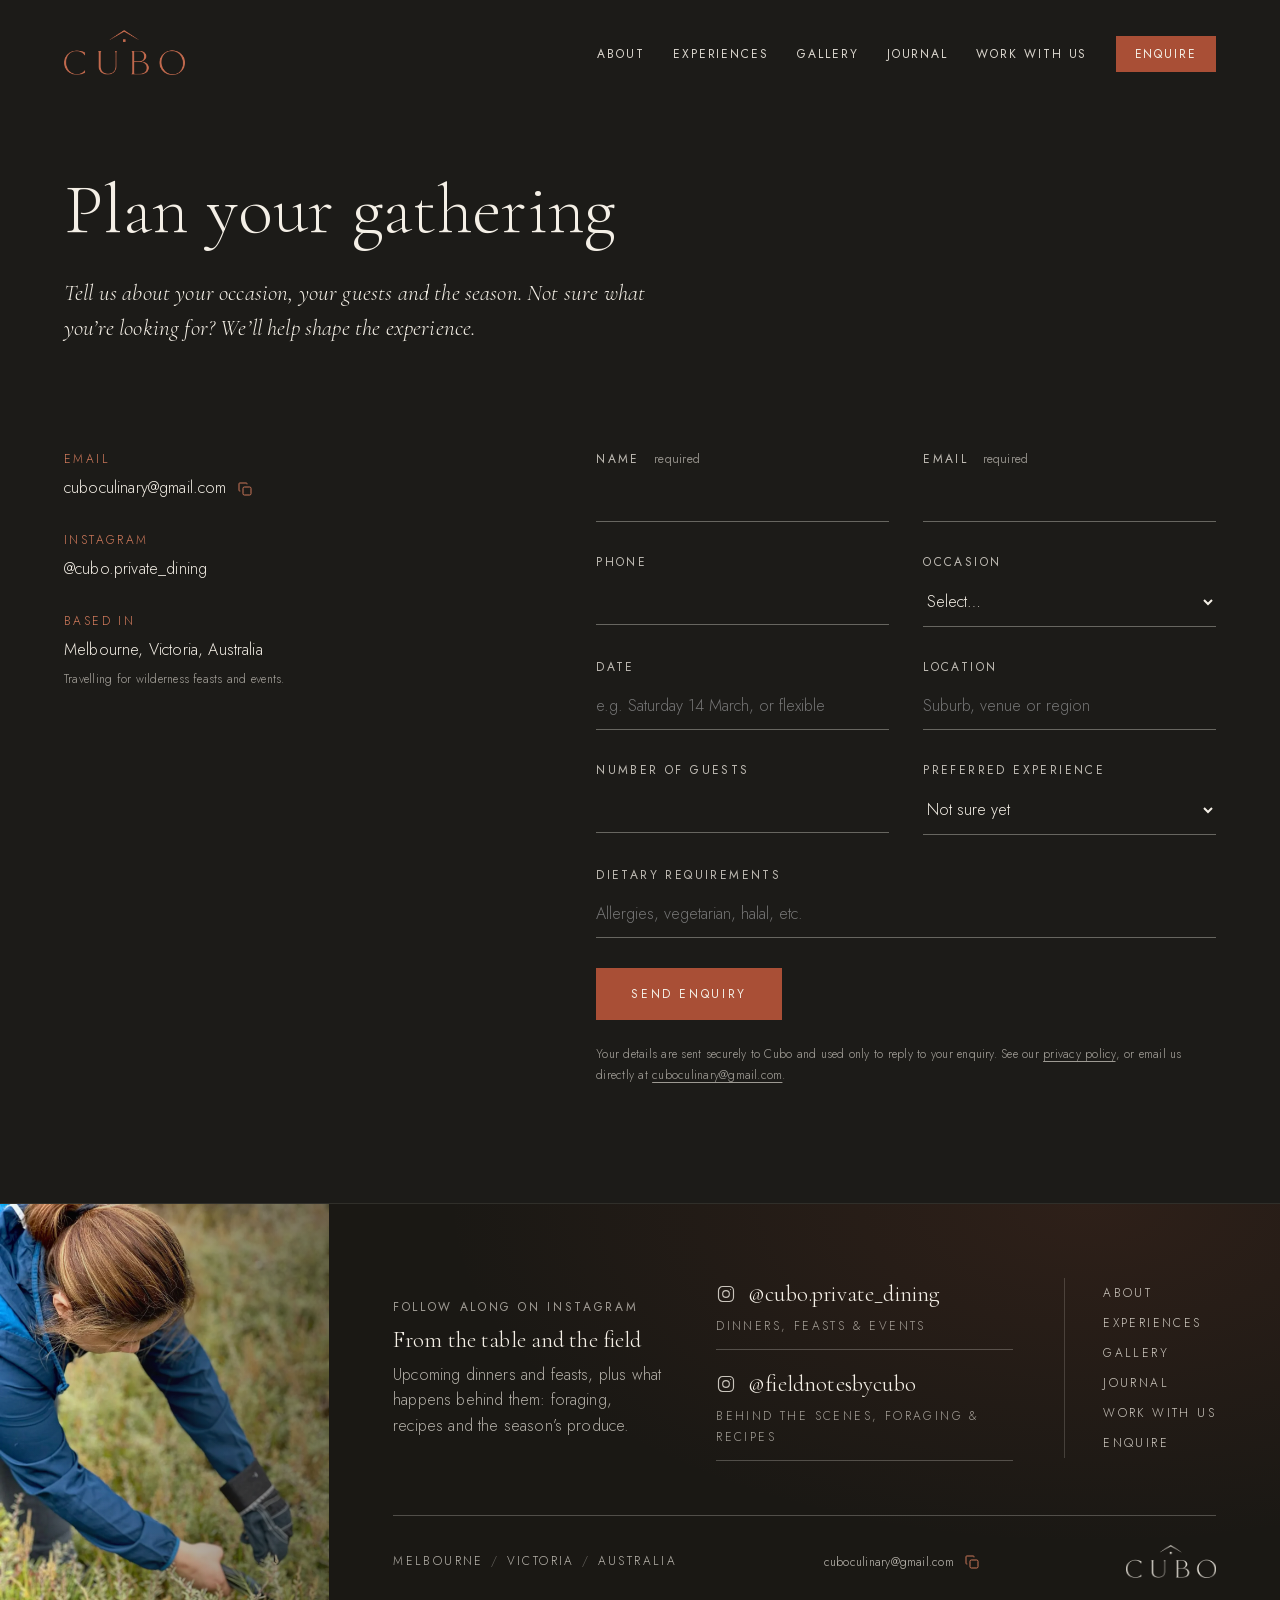
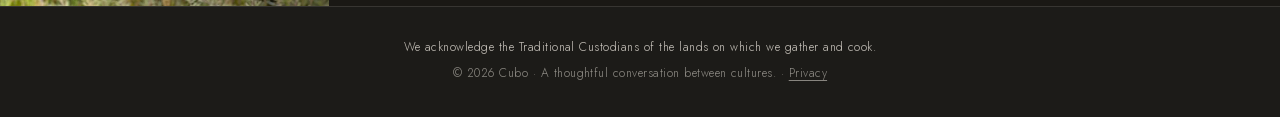
<file: enquire.html>
<!doctype html>
<html lang="en-AU" class="no-js">
<head>
<meta charset="utf-8">
<meta name="viewport" content="width=device-width, initial-scale=1">
<title>Enquire: Plan a Private Dinner or Event — Cubo</title>
<meta name="description" content="Enquire about private dining, wilderness feasts, events, partnerships or consulting with Cubo.">
<link rel="canonical" href="https://cuboculinary.com.au/enquire">
<meta property="og:type" content="website">
<meta property="og:site_name" content="Cubo">
<meta property="og:locale" content="en_AU">
<meta property="og:url" content="https://cuboculinary.com.au/enquire">
<meta property="og:title" content="Enquire: Plan a Private Dinner or Event — Cubo">
<meta property="og:description" content="Enquire about private dining, wilderness feasts, events, partnerships or consulting with Cubo.">
<meta property="og:image" content="https://cuboculinary.com.au/images/share-1200x630.jpg">
<meta property="og:image:width" content="1200">
<meta property="og:image:height" content="630">
<meta property="og:image:alt" content="Hands finishing a plated seafood dish on a green ceramic plate">
<meta name="twitter:card" content="summary_large_image">
<meta name="theme-color" content="#1C1B18">
<link rel="icon" href="images/favicon.svg" type="image/svg+xml">
<link rel="preload" href="fonts/cormorant-garamond-latin.woff2" as="font" type="font/woff2" crossorigin>
<link rel="preload" href="fonts/jost-latin.woff2" as="font" type="font/woff2" crossorigin>
<link rel="stylesheet" href="css/style.css?v=20">
<script defer src="https://cloud.umami.is/script.js" data-website-id="8970d449-7867-4e9a-8093-36ad67cedc68" data-domains="cuboculinary.com.au,cubo-culinary.github.io"></script>
</head>
<body>
<a class="skip" href="#main">Skip to content</a>
<header class="site-header">
  <a class="logo" href="./" aria-label="Cubo — home">CUBO</a>
  <nav class="nav" aria-label="Main"><ul><li><a href="about">About</a></li><li><a href="experiences">Experiences</a></li><li><a href="gallery">Gallery</a></li><li><a href="journal">Journal</a></li><li><a href="collaborate">Work with us</a></li><li><a class="nav-cta" href="enquire" aria-current="page">Enquire</a></li></ul></nav>
  <button class="menu-toggle" aria-label="Menu" aria-expanded="false"><span></span><span></span></button>
</header>
<main id="main" tabindex="-1">
<section class="page-hero vivid"><div class="wrap"><h1 class="h-xl">Plan your gathering</h1><p class="lede rv d2">Tell us about your occasion, your guests and the season. Not sure what you’re looking for? We’ll help shape the experience.</p></div></section>
<section class="sec pt-s">
  <div class="wrap contact-grid">
    <div class="contact-info rv">
      <div class="blk"><span class="k">Email</span><a href="mailto:cuboculinary@gmail.com">cuboculinary@gmail.com</a><button class="copy-btn" type="button" data-copy="cuboculinary@gmail.com" aria-label="Copy email address" title="Copy email address"><svg width="16" height="16" viewBox="0 0 24 24" fill="none" stroke="currentColor" stroke-width="1.5" aria-hidden="true"><rect x="9" y="9" width="12" height="12" rx="2"/><path d="M5 15H4a1 1 0 0 1-1-1V4a1 1 0 0 1 1-1h10a1 1 0 0 1 1 1v1"/></svg></button></div>
      <div class="blk"><span class="k">Instagram</span><a href="https://www.instagram.com/cubo.private_dining/" target="_blank" rel="noopener">@cubo.private_dining</a></div>
      <div class="blk"><span class="k">Based in</span>Melbourne, Victoria, Australia<br><span class="note">Travelling for wilderness feasts and events.</span></div>
    </div>
    <form id="enquiry" class="form rv d1">
      <div class="field"><label for="name">Name <span class="req">required</span></label><input id="name" name="name" required maxlength="100" autocomplete="name"></div>
      <div class="field"><label for="email">Email <span class="req">required</span></label><input id="email" name="email" type="email" required maxlength="254" autocomplete="email"></div>
      <div class="field"><label for="phone">Phone</label><input id="phone" name="phone" type="tel" maxlength="30" autocomplete="tel"></div>
      <div class="field"><label for="etype">Occasion</label>
        <select id="etype" name="etype"><option value="">Select…</option><option>Birthday / celebration</option><option>Dinner party</option><option>Wedding</option><option>Corporate function</option><option>Brand event</option><option>Venue / winery collaboration</option><option>Consulting</option><option>Other</option></select></div>
      <div class="field"><label for="date">Date</label><input id="date" name="date" type="text" maxlength="100" placeholder="e.g. Saturday 14 March, or flexible"></div>
      <div class="field"><label for="location">Location</label><input id="location" name="location" maxlength="120" placeholder="Suburb, venue or region"></div>
      <div class="field"><label for="guests">Number of guests</label><input id="guests" name="guests" inputmode="numeric" maxlength="10"></div>
      <div class="field"><label for="type">Preferred experience</label>
        <select id="type" name="type"><option value="">Not sure yet</option><option>Private Dining</option><option>Wilderness Feasts</option><option>Events &amp; Experiences</option><option>Partnership</option><option>Consulting</option></select></div>
      <div class="field full"><label for="diet">Dietary requirements</label><input id="diet" name="diet" maxlength="300" placeholder="Allergies, vegetarian, halal, etc."></div>
      <div class="hp" aria-hidden="true"><label for="botcheck">Leave this unticked</label><input id="botcheck" name="botcheck" type="checkbox" tabindex="-1" autocomplete="off"></div>
      <div class="full"><button class="btn" type="submit">Send enquiry</button><p class="form-status" role="status" tabindex="-1" hidden></p><p class="note mt-s">Your details are sent securely to Cubo and used only to reply to your enquiry. See our <a href="privacy">privacy policy</a>, or email us directly at <a href="mailto:cuboculinary@gmail.com">cuboculinary@gmail.com</a>.</p></div>
    </form>
  </div>
</section>
</main>
<footer class="site-footer">
  <div class="foot-grid">
    <div class="foot-img" style="--bg:url('../images/forage-1200.webp')" role="img" aria-label="Michelle Agustin foraging wild greens by hand in low coastal scrub"></div>
    <div class="foot-main">
      <div class="foot-top">
        <div><span class="eyebrow foot-kicker">Follow along on Instagram</span><h2>From the table and the field</h2><p>Upcoming dinners and feasts, plus what happens behind them: foraging, recipes and the season’s produce.</p></div>
        <ul class="ig-links"><li><a href="https://www.instagram.com/cubo.private_dining/" target="_blank" rel="noopener"><span><svg class="ig-icon" role="img" aria-label="Instagram" width="20" height="20" viewBox="0 0 24 24" fill="none" stroke="currentColor" stroke-width="1.4"><rect x="3" y="3" width="18" height="18" rx="5"/><circle cx="12" cy="12" r="4"/><circle cx="17.5" cy="6.5" r=".6" fill="currentColor" stroke="none"/></svg>@cubo.private_dining</span><small>Dinners, feasts &amp; events</small></a></li><li><a href="https://www.instagram.com/fieldnotesbycubo/" target="_blank" rel="noopener"><span><svg class="ig-icon" role="img" aria-label="Instagram" width="20" height="20" viewBox="0 0 24 24" fill="none" stroke="currentColor" stroke-width="1.4"><rect x="3" y="3" width="18" height="18" rx="5"/><circle cx="12" cy="12" r="4"/><circle cx="17.5" cy="6.5" r=".6" fill="currentColor" stroke="none"/></svg>@fieldnotesbycubo</span><small>Behind the scenes, foraging &amp; recipes</small></a></li></ul>
        <div class="foot-links"><ul><li><a href="about">About</a></li><li><a href="experiences">Experiences</a></li><li><a href="gallery">Gallery</a></li><li><a href="journal">Journal</a></li><li><a href="collaborate">Work with us</a></li><li><a href="enquire">Enquire</a></li></ul></div>
      </div>
      <div class="foot-bottom">
        <div class="loc">Melbourne<i>/</i>Victoria<i>/</i>Australia</div>
        <span><a class="foot-email" href="mailto:cuboculinary@gmail.com">cuboculinary@gmail.com</a><button class="copy-btn" type="button" data-copy="cuboculinary@gmail.com" aria-label="Copy email address" title="Copy email address"><svg width="16" height="16" viewBox="0 0 24 24" fill="none" stroke="currentColor" stroke-width="1.5" aria-hidden="true"><rect x="9" y="9" width="12" height="12" rx="2"/><path d="M5 15H4a1 1 0 0 1-1-1V4a1 1 0 0 1 1-1h10a1 1 0 0 1 1 1v1"/></svg></button></span>
        <div class="logo" aria-hidden="true">CUBO</div>
      </div>
    </div>
  </div>
  <div class="wrap copy"><p class="ack">We acknowledge the Traditional Custodians of the lands on which we gather and cook.</p>© 2026 Cubo · A thoughtful conversation between cultures. · <a href="privacy">Privacy</a></div>
</footer>
<script src="js/main.js?v=6"></script>
</body>
</html>
</file>
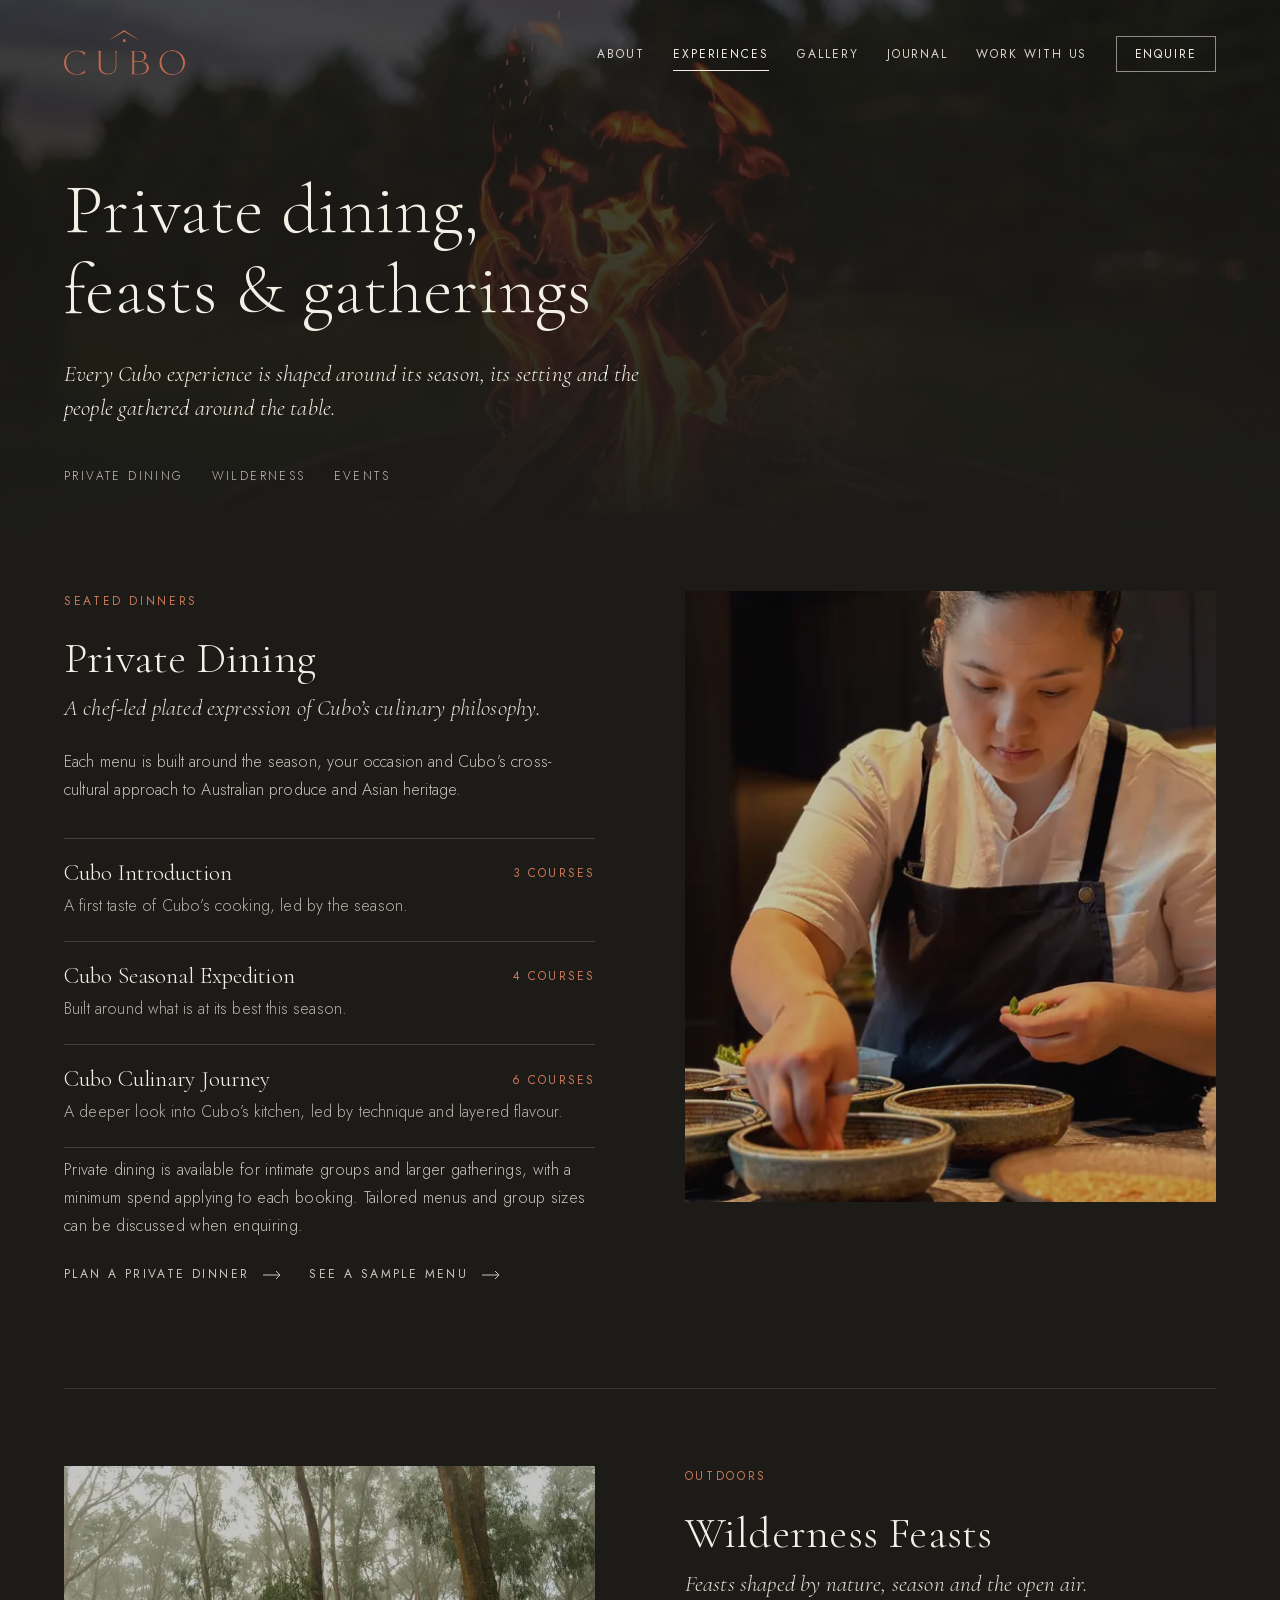
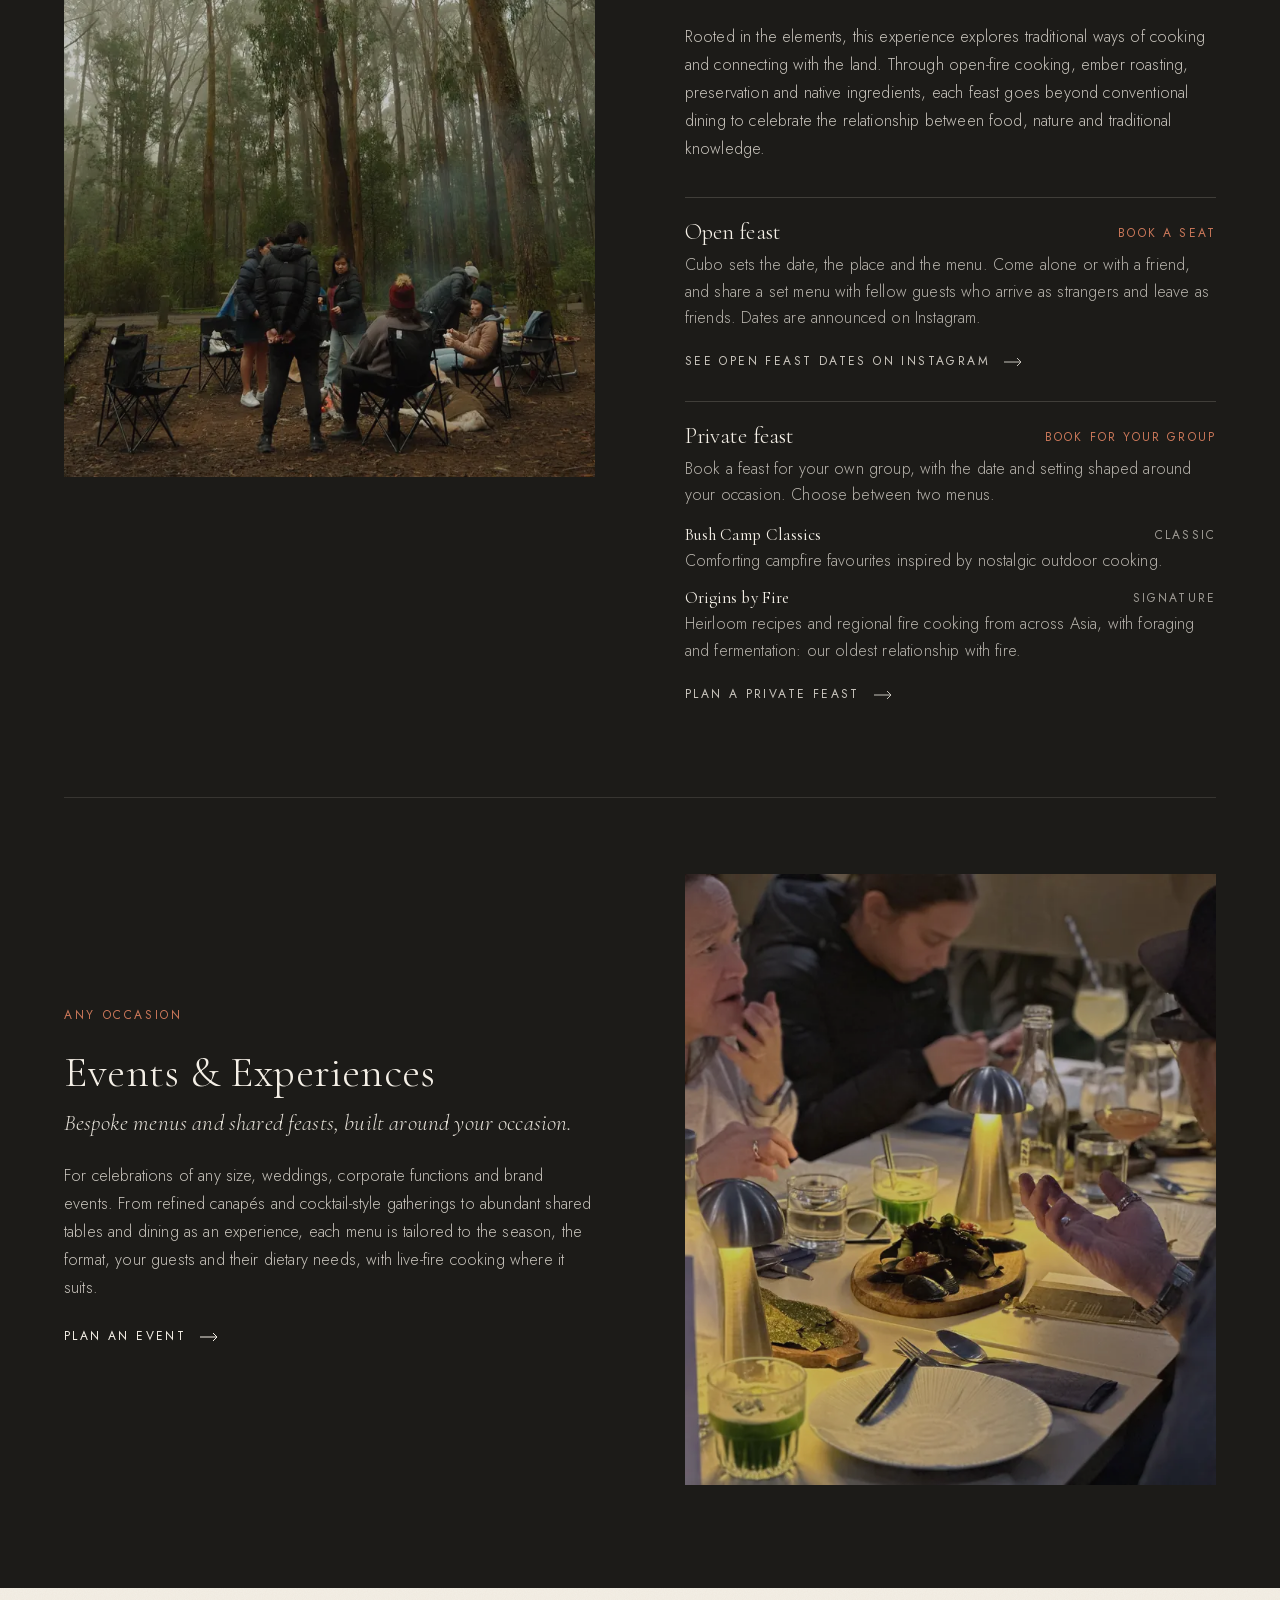
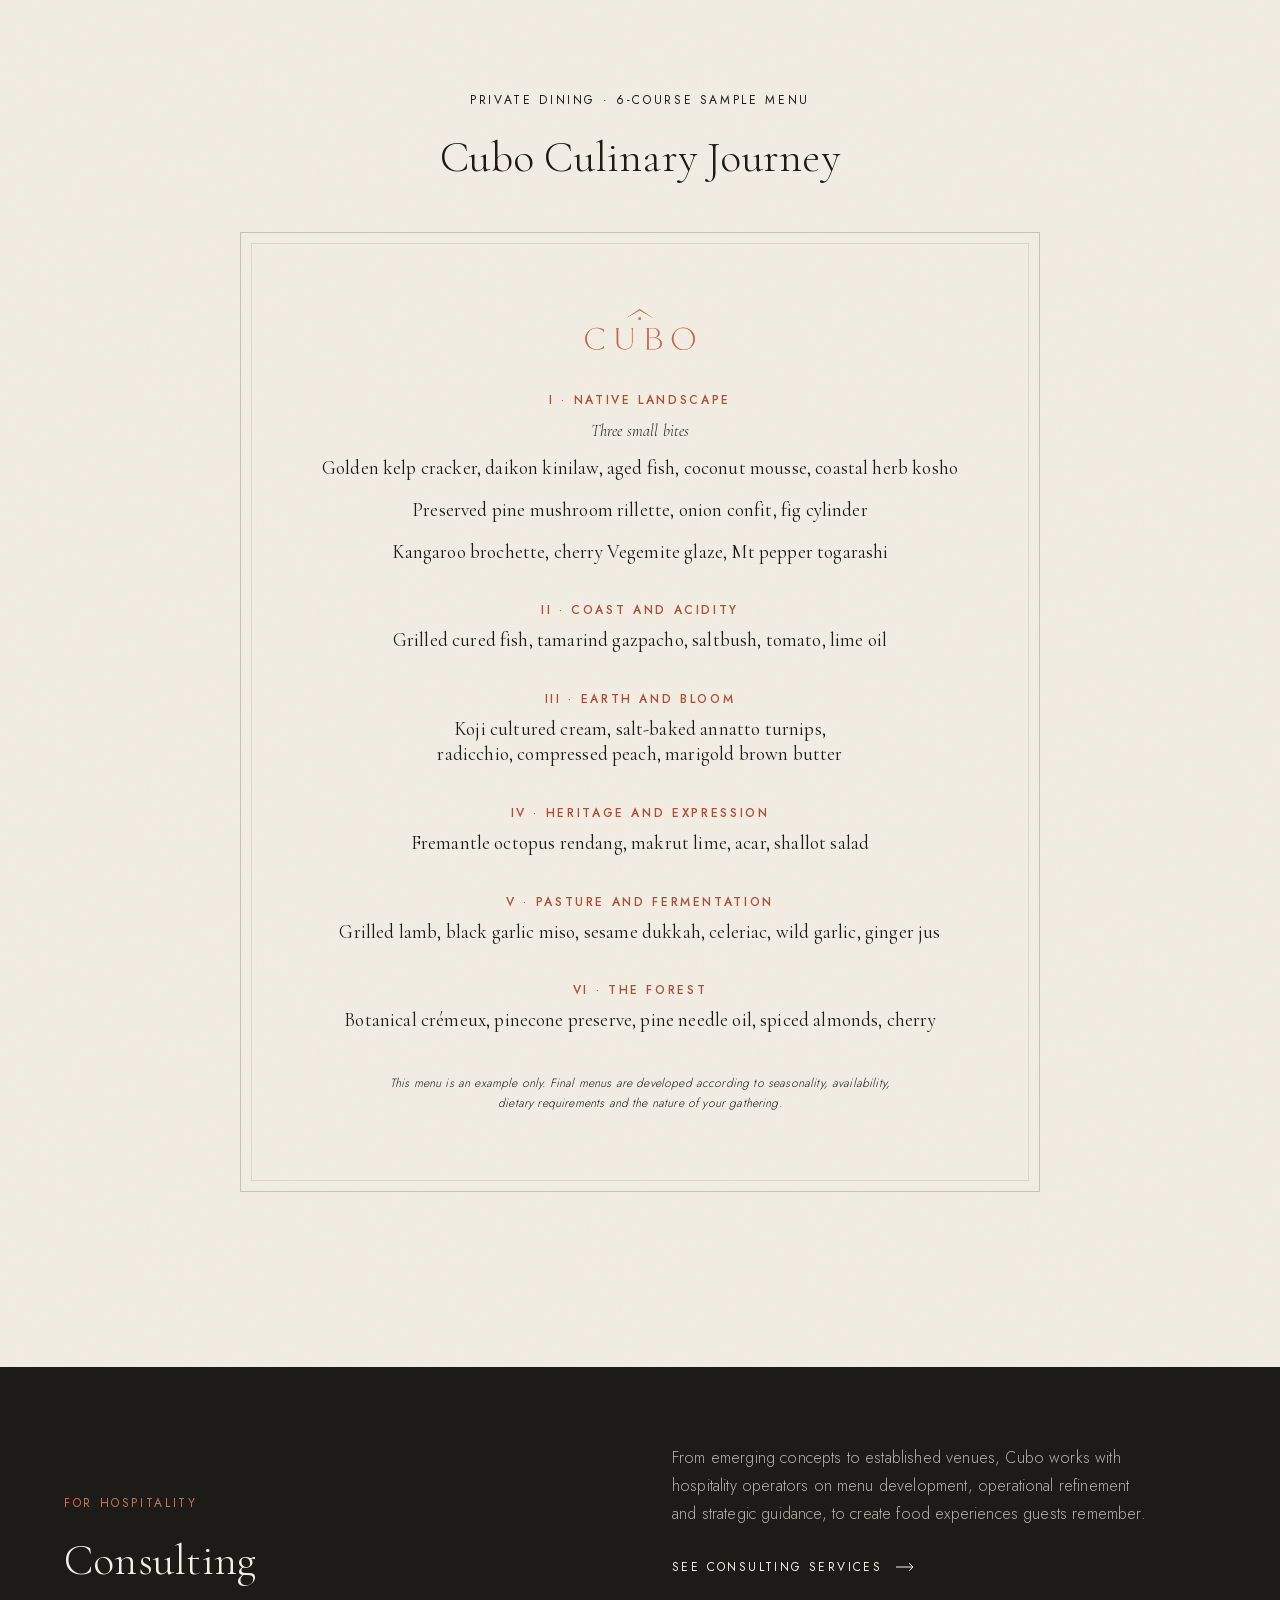
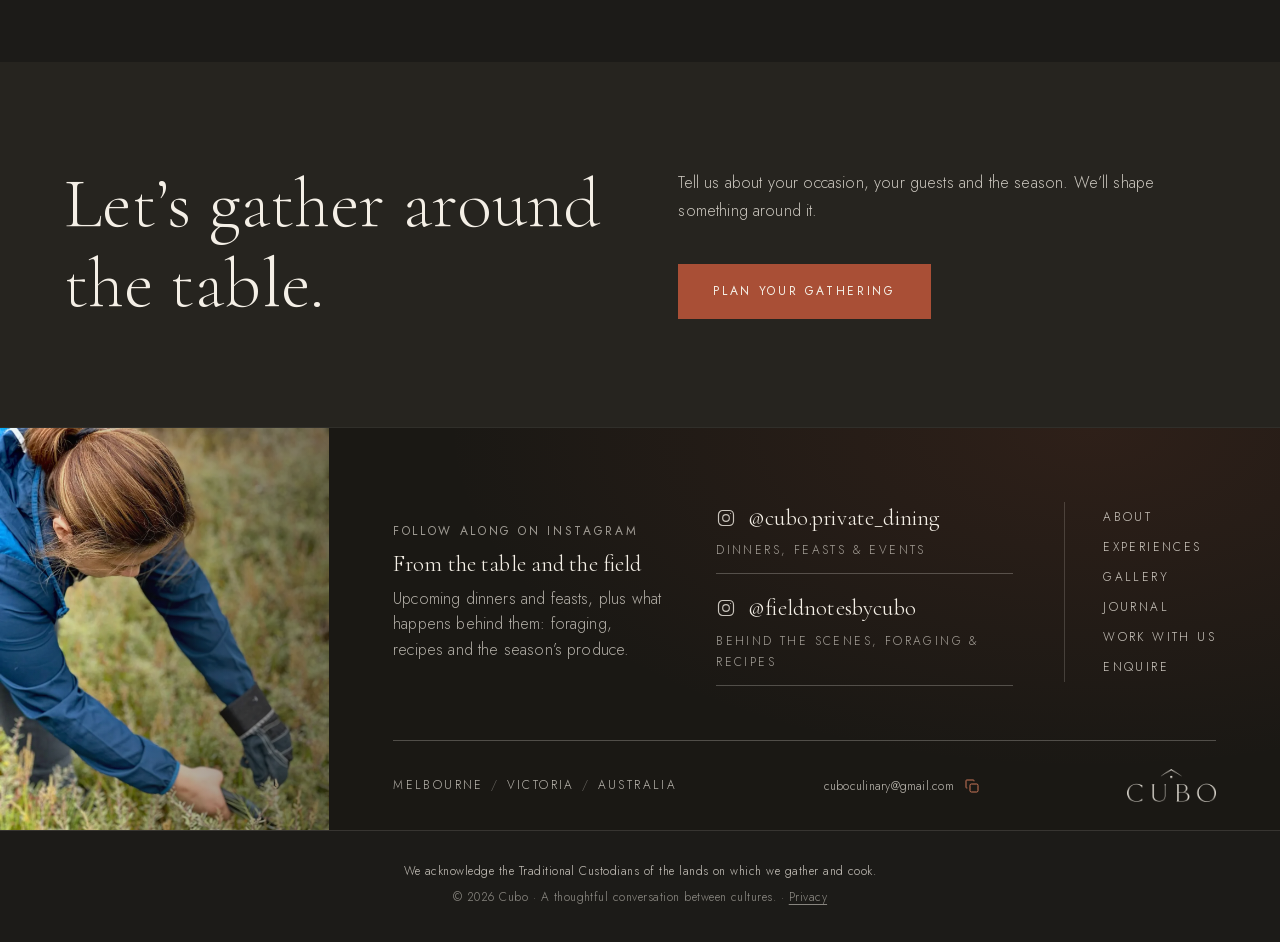
<file: experiences.html>
<!doctype html>
<html lang="en-AU" class="no-js">
<head>
<meta charset="utf-8">
<meta name="viewport" content="width=device-width, initial-scale=1">
<title>Private Dining, Wilderness Feasts &amp; Events, Melbourne — Cubo</title>
<meta name="description" content="Private dining, wilderness feasts and events from Cubo in Melbourne.">
<link rel="canonical" href="https://cuboculinary.com.au/experiences">
<meta property="og:type" content="website">
<meta property="og:site_name" content="Cubo">
<meta property="og:locale" content="en_AU">
<meta property="og:url" content="https://cuboculinary.com.au/experiences">
<meta property="og:title" content="Private Dining, Wilderness Feasts &amp; Events, Melbourne — Cubo">
<meta property="og:description" content="Private dining, wilderness feasts and events from Cubo in Melbourne.">
<meta property="og:image" content="https://cuboculinary.com.au/images/share-1200x630.jpg">
<meta property="og:image:width" content="1200">
<meta property="og:image:height" content="630">
<meta property="og:image:alt" content="Hands finishing a plated seafood dish on a green ceramic plate">
<meta name="twitter:card" content="summary_large_image">
<meta name="theme-color" content="#1C1B18">
<link rel="icon" href="images/favicon.svg" type="image/svg+xml">
<link rel="preload" href="fonts/cormorant-garamond-latin.woff2" as="font" type="font/woff2" crossorigin>
<link rel="preload" href="fonts/jost-latin.woff2" as="font" type="font/woff2" crossorigin>
<link rel="stylesheet" href="css/style.css?v=20">
<script defer src="https://cloud.umami.is/script.js" data-website-id="8970d449-7867-4e9a-8093-36ad67cedc68" data-domains="cuboculinary.com.au,cubo-culinary.github.io"></script>
</head>
<body>
<a class="skip" href="#main">Skip to content</a>
<header class="site-header">
  <a class="logo" href="./" aria-label="Cubo — home">CUBO</a>
  <nav class="nav" aria-label="Main"><ul><li><a href="about">About</a></li><li><a href="experiences" aria-current="page">Experiences</a></li><li><a href="gallery">Gallery</a></li><li><a href="journal">Journal</a></li><li><a href="collaborate">Work with us</a></li><li><a class="nav-cta" href="enquire">Enquire</a></li></ul></nav>
  <button class="menu-toggle" aria-label="Menu" aria-expanded="false"><span></span><span></span></button>
</header>
<main id="main" tabindex="-1">
<section class="page-hero with-img vivid" style="--bg:url('../images/firepit-2400.webp');--bg-sm:url('../images/firepit-1200.webp')"><div class="wrap"><h1 class="h-xl">Private dining, feasts &amp; gatherings</h1><p class="lede rv d2">Every Cubo experience is shaped around its season, its setting and the people gathered around the table.</p>
  <nav class="jump rv d3" aria-label="On this page"><a href="#private-dining">Private dining</a><a href="#wilderness">Wilderness</a><a href="#events">Events</a></nav></div></section>
<section class="sec pt-s">
  <div class="wrap">

    <article class="row flip tall pt-s" id="private-dining">
      <div class="row-img rv dim"><img src="images/private-dining-1600.webp" srcset="images/private-dining-800.webp 800w, images/private-dining-1600.webp 1600w" sizes="(max-width: 860px) calc(100vw - 40px), 50vw" width="1600" height="1200" style="object-position:68% 50%" alt="Michelle Agustin, the chef behind Cubo, garnishing a row of stoneware bowls by hand" loading="lazy"></div>
      <div class="rv d1">
        <span class="eyebrow accent">Seated dinners</span>
        <h2>Private Dining</h2>
        <p class="tagline">A chef-led plated expression of Cubo’s culinary philosophy.</p>
        <p>Each menu is built around the season, your occasion and Cubo’s cross-cultural approach to Australian produce and Asian heritage.</p>
        <div class="tiers">
          <div class="tier"><h3>Cubo Introduction</h3><span class="meta">3 courses</span><p>A first taste of Cubo’s cooking, led by the season.</p></div>
          <div class="tier"><h3>Cubo Seasonal Expedition</h3><span class="meta">4 courses</span><p>Built around what is at its best this season.</p></div>
          <div class="tier"><h3>Cubo Culinary Journey</h3><span class="meta">6 courses</span><p>A deeper look into Cubo’s kitchen, led by technique and layered flavour.</p></div>
        </div>
        <p class="note">Private dining is available for intimate groups and larger gatherings, with a minimum spend applying to each booking. Tailored menus and group sizes can be discussed when enquiring.</p>
        <p class="mt-s link-row"><a class="link-arrow" href="enquire?type=Private%20Dining">Plan a private dinner <svg viewBox="0 0 18 10" fill="none" stroke="currentColor" stroke-width="1"><path d="M0 5h17M13 1l4 4-4 4"/></svg></a> <a class="link-arrow" href="#sample-menu">See a sample menu <svg viewBox="0 0 18 10" fill="none" stroke="currentColor" stroke-width="1"><path d="M0 5h17M13 1l4 4-4 4"/></svg></a></p>
      </div>
    </article>

    <article class="row tall" id="wilderness">
      <div class="row-img rv dim"><img src="images/wilderness-feast-1200.webp" srcset="images/wilderness-feast-700.webp 700w, images/wilderness-feast-1200.webp 1200w" sizes="(max-width: 860px) calc(100vw - 40px), 50vw" width="1200" height="1379" style="object-position:50% 100%" alt="Guests on camp chairs around a campfire in a misty eucalypt forest" loading="lazy"></div>
      <div class="rv d1">
        <span class="eyebrow accent">Outdoors</span>
        <h2>Wilderness Feasts</h2>
        <p class="tagline">Feasts shaped by nature, season and the open air.</p>
        <p>Rooted in the elements, this experience explores traditional ways of cooking and connecting with the land. Through open-fire cooking, ember roasting, preservation and native ingredients, each feast goes beyond conventional dining to celebrate the relationship between food, nature and traditional knowledge.</p>
        <div class="tiers">
          <div class="tier"><h3>Open feast</h3><span class="meta">Book a seat</span><p>Cubo sets the date, the place and the menu. Come alone or with a friend, and share a set menu with fellow guests who arrive as strangers and leave as friends. Dates are announced on Instagram.</p><p class="feast-link"><a class="link-arrow" href="https://www.instagram.com/cubo.private_dining/" target="_blank" rel="noopener">See open feast dates on Instagram <svg viewBox="0 0 18 10" fill="none" stroke="currentColor" stroke-width="1"><path d="M0 5h17M13 1l4 4-4 4"/></svg></a></p></div>
          <div class="tier"><h3>Private feast</h3><span class="meta">Book for your group</span><p>Book a feast for your own group, with the date and setting shaped around your occasion. Choose between two menus.</p>
            <div class="feast-menus">
              <div><h4>Bush Camp Classics</h4><span class="meta">Classic</span><p>Comforting campfire favourites inspired by nostalgic outdoor cooking.</p></div>
              <div><h4>Origins by Fire</h4><span class="meta">Signature</span><p>Heirloom recipes and regional fire cooking from across Asia, with foraging and fermentation: our oldest relationship with fire.</p></div>
            </div>
            <p class="feast-link"><a class="link-arrow" href="enquire?type=Wilderness%20Feasts">Plan a private feast <svg viewBox="0 0 18 10" fill="none" stroke="currentColor" stroke-width="1"><path d="M0 5h17M13 1l4 4-4 4"/></svg></a></p></div>
        </div>
      </div>
    </article>

    <article class="row flip pb-0" id="events">
      <div class="row-img rv dim"><img src="images/events-1200.webp" srcset="images/events-700.webp 700w, images/events-1200.webp 1200w" sizes="(max-width: 860px) calc(100vw - 40px), 50vw" width="1200" height="1379" style="object-position:50% 82%" alt="Guests talking over mussels on a wooden board at a long table lit by small metal lamps" loading="lazy"></div>
      <div class="rv d1">
        <span class="eyebrow accent">Any occasion</span>
        <h2>Events &amp; Experiences</h2>
        <p class="tagline">Bespoke menus and shared feasts, built around your occasion.</p>
        <p>For celebrations of any size, weddings, corporate functions and brand events. From refined canapés and cocktail-style gatherings to abundant shared tables and dining as an experience, each menu is tailored to the season, the format, your guests and their dietary needs, with live-fire cooking where it suits.</p>
        <a class="link-arrow" href="enquire?type=Events%20%26%20Experiences">Plan an event <svg viewBox="0 0 18 10" fill="none" stroke="currentColor" stroke-width="1"><path d="M0 5h17M13 1l4 4-4 4"/></svg></a>
      </div>
    </article>

  </div>
</section>

<section class="sec light paper" id="sample-menu">
  <div class="wrap">
    <div class="rv sec-head center"><span class="eyebrow">Private Dining · <span style="white-space:nowrap">6-course</span> sample menu</span><h2 class="h-lg">Cubo Culinary Journey</h2></div>
    <div class="menu-sheet rv">
      <div class="logo-mini">CUBO</div>
      <!-- Each ingredient is in a span so a line only breaks between ingredients. -->
      <div class="course"><small>I · Native Landscape</small><em class="course-note">Three small bites</em><p><span>Golden kelp cracker,</span> <span>daikon kinilaw,</span> <span>aged fish,</span> <span>coconut mousse,</span> <span>coastal herb kosho</span></p><p><span>Preserved pine mushroom rillette,</span> <span>onion confit,</span> <span>fig cylinder</span></p><p><span>Kangaroo brochette,</span> <span>cherry Vegemite glaze,</span> <span>Mt pepper togarashi</span></p></div>
      <div class="course"><small>II · Coast and Acidity</small><p><span>Grilled cured fish,</span> <span>tamarind gazpacho,</span> <span>saltbush,</span> <span>tomato,</span> <span>lime oil</span></p></div>
      <div class="course"><small>III · Earth and Bloom</small><p><span>Koji cultured cream,</span> <span>salt-baked annatto turnips,</span> <span>radicchio,</span> <span>compressed peach,</span> <span>marigold brown butter</span></p></div>
      <div class="course"><small>IV · Heritage and Expression</small><p><span>Fremantle octopus rendang,</span> <span>makrut lime,</span> <span>acar,</span> <span>shallot salad</span></p></div>
      <div class="course"><small>V · Pasture and Fermentation</small><p><span>Grilled lamb,</span> <span>black garlic miso,</span> <span>sesame dukkah,</span> <span>celeriac,</span> <span>wild garlic,</span> <span>ginger jus</span></p></div>
      <div class="course"><small>VI · The Forest</small><p><span>Botanical crémeux,</span> <span>pinecone preserve,</span> <span>pine needle oil,</span> <span>spiced almonds,</span> <span>cherry</span></p></div>
      <p class="fine">This menu is an example only. Final menus are developed according to seasonality, availability, dietary requirements and the nature of your gathering.</p>
    </div>
    <p class="menu-cta rv"><a class="link-arrow" href="enquire?type=Private%20Dining">Plan a private dinner <svg viewBox="0 0 18 10" fill="none" stroke="currentColor" stroke-width="1"><path d="M0 5h17M13 1l4 4-4 4"/></svg></a></p>
  </div>
</section>
<section class="sec sec-m" id="consulting">
  <div class="wrap exp-head rv">
    <div><span class="eyebrow accent">For hospitality</span><h2 class="h-lg">Consulting</h2></div>
    <div>
      <p class="muted measure">From emerging concepts to established venues, Cubo works with hospitality operators on menu development, operational refinement and strategic guidance, to create food experiences guests remember.</p>
      <p class="mt-s"><a class="link-arrow" href="collaborate#consulting">See consulting services <svg viewBox="0 0 18 10" fill="none" stroke="currentColor" stroke-width="1"><path d="M0 5h17M13 1l4 4-4 4"/></svg></a></p>
    </div>
  </div>
</section>
<section class="cta dark-soft"><div class="wrap rv"><h2 class="h-lg">Let’s gather around the table.</h2><p>Tell us about your occasion, your guests and the season. We’ll shape something around it.</p><a class="btn" href="enquire">Plan your gathering</a></div></section></main>
<footer class="site-footer">
  <div class="foot-grid">
    <div class="foot-img" style="--bg:url('../images/forage-1200.webp')" role="img" aria-label="Michelle Agustin foraging wild greens by hand in low coastal scrub"></div>
    <div class="foot-main">
      <div class="foot-top">
        <div><span class="eyebrow foot-kicker">Follow along on Instagram</span><h2>From the table and the field</h2><p>Upcoming dinners and feasts, plus what happens behind them: foraging, recipes and the season’s produce.</p></div>
        <ul class="ig-links"><li><a href="https://www.instagram.com/cubo.private_dining/" target="_blank" rel="noopener"><span><svg class="ig-icon" role="img" aria-label="Instagram" width="20" height="20" viewBox="0 0 24 24" fill="none" stroke="currentColor" stroke-width="1.4"><rect x="3" y="3" width="18" height="18" rx="5"/><circle cx="12" cy="12" r="4"/><circle cx="17.5" cy="6.5" r=".6" fill="currentColor" stroke="none"/></svg>@cubo.private_dining</span><small>Dinners, feasts &amp; events</small></a></li><li><a href="https://www.instagram.com/fieldnotesbycubo/" target="_blank" rel="noopener"><span><svg class="ig-icon" role="img" aria-label="Instagram" width="20" height="20" viewBox="0 0 24 24" fill="none" stroke="currentColor" stroke-width="1.4"><rect x="3" y="3" width="18" height="18" rx="5"/><circle cx="12" cy="12" r="4"/><circle cx="17.5" cy="6.5" r=".6" fill="currentColor" stroke="none"/></svg>@fieldnotesbycubo</span><small>Behind the scenes, foraging &amp; recipes</small></a></li></ul>
        <div class="foot-links"><ul><li><a href="about">About</a></li><li><a href="experiences">Experiences</a></li><li><a href="gallery">Gallery</a></li><li><a href="journal">Journal</a></li><li><a href="collaborate">Work with us</a></li><li><a href="enquire">Enquire</a></li></ul></div>
      </div>
      <div class="foot-bottom">
        <div class="loc">Melbourne<i>/</i>Victoria<i>/</i>Australia</div>
        <span><a class="foot-email" href="mailto:cuboculinary@gmail.com">cuboculinary@gmail.com</a><button class="copy-btn" type="button" data-copy="cuboculinary@gmail.com" aria-label="Copy email address" title="Copy email address"><svg width="16" height="16" viewBox="0 0 24 24" fill="none" stroke="currentColor" stroke-width="1.5" aria-hidden="true"><rect x="9" y="9" width="12" height="12" rx="2"/><path d="M5 15H4a1 1 0 0 1-1-1V4a1 1 0 0 1 1-1h10a1 1 0 0 1 1 1v1"/></svg></button></span>
        <div class="logo" aria-hidden="true">CUBO</div>
      </div>
    </div>
  </div>
  <div class="wrap copy"><p class="ack">We acknowledge the Traditional Custodians of the lands on which we gather and cook.</p>© 2026 Cubo · A thoughtful conversation between cultures. · <a href="privacy">Privacy</a></div>
</footer>
<script src="js/main.js?v=6"></script>
</body>
</html>
</file>
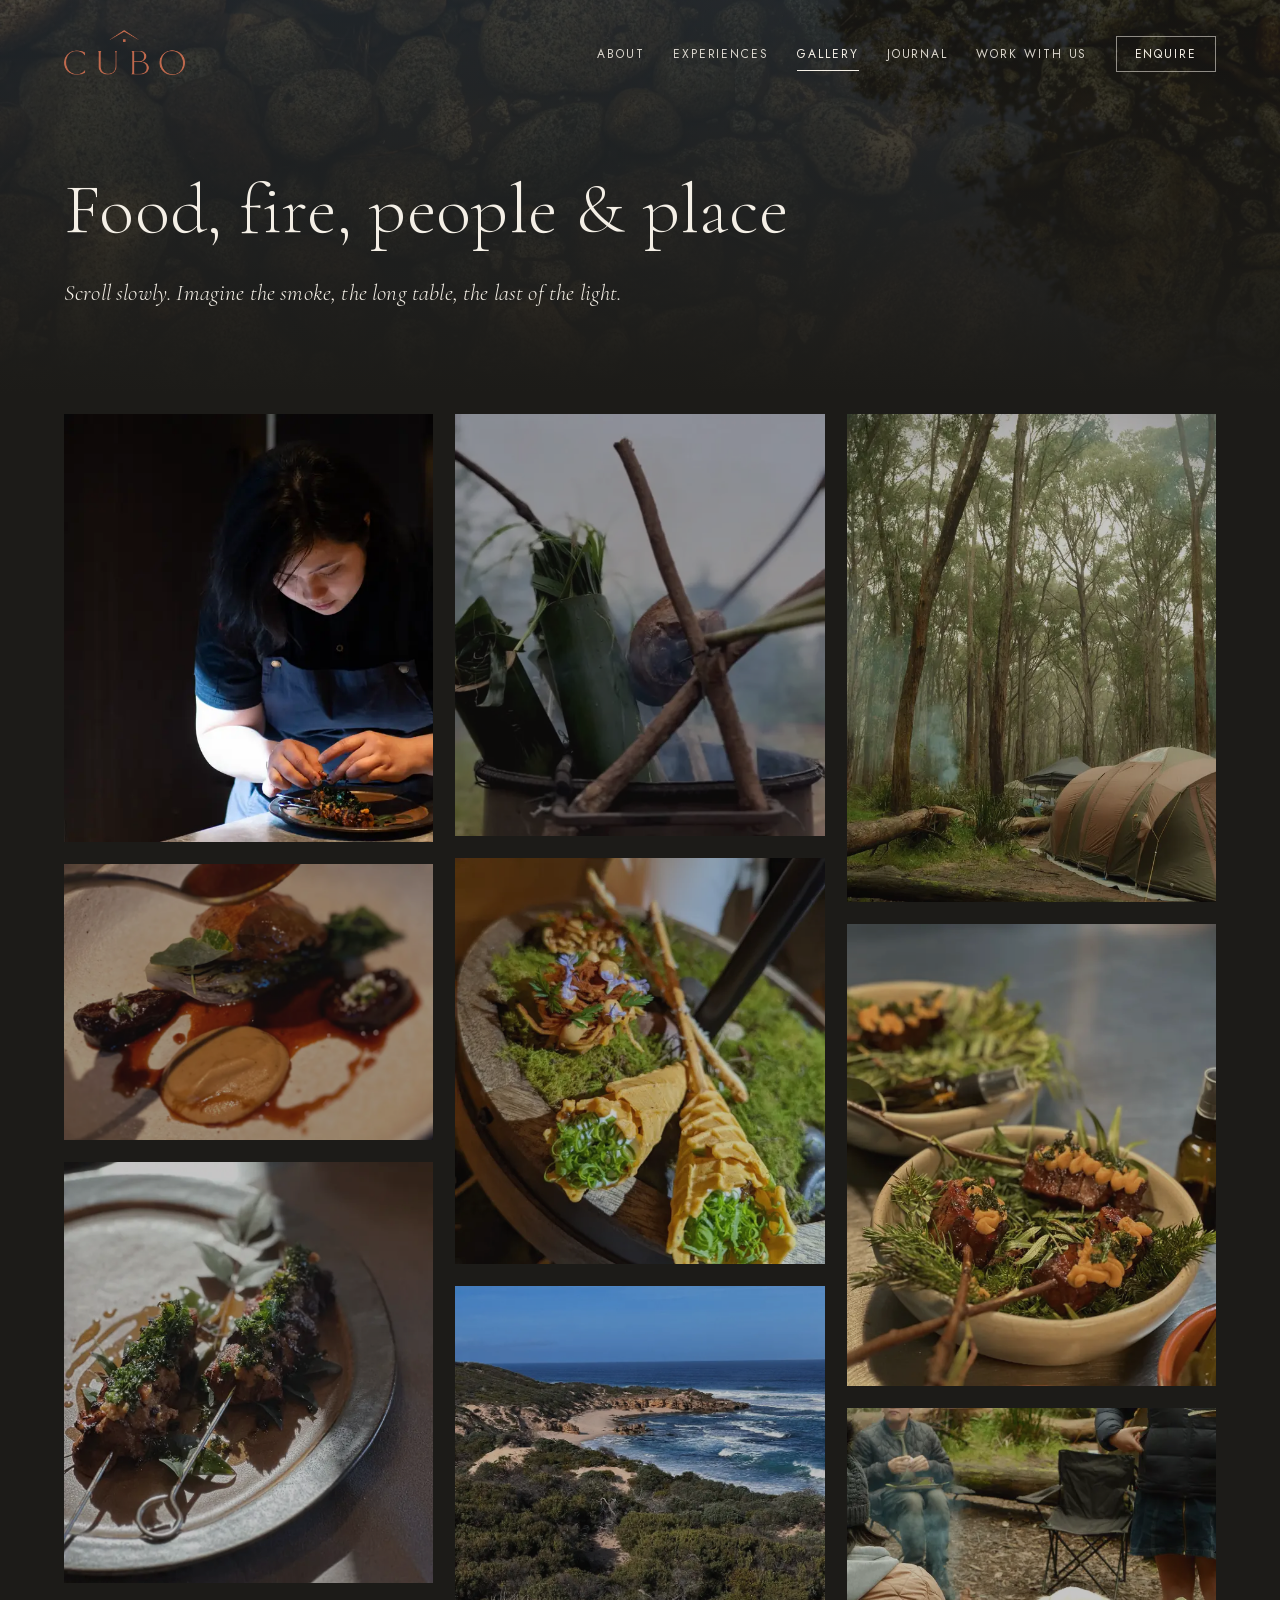
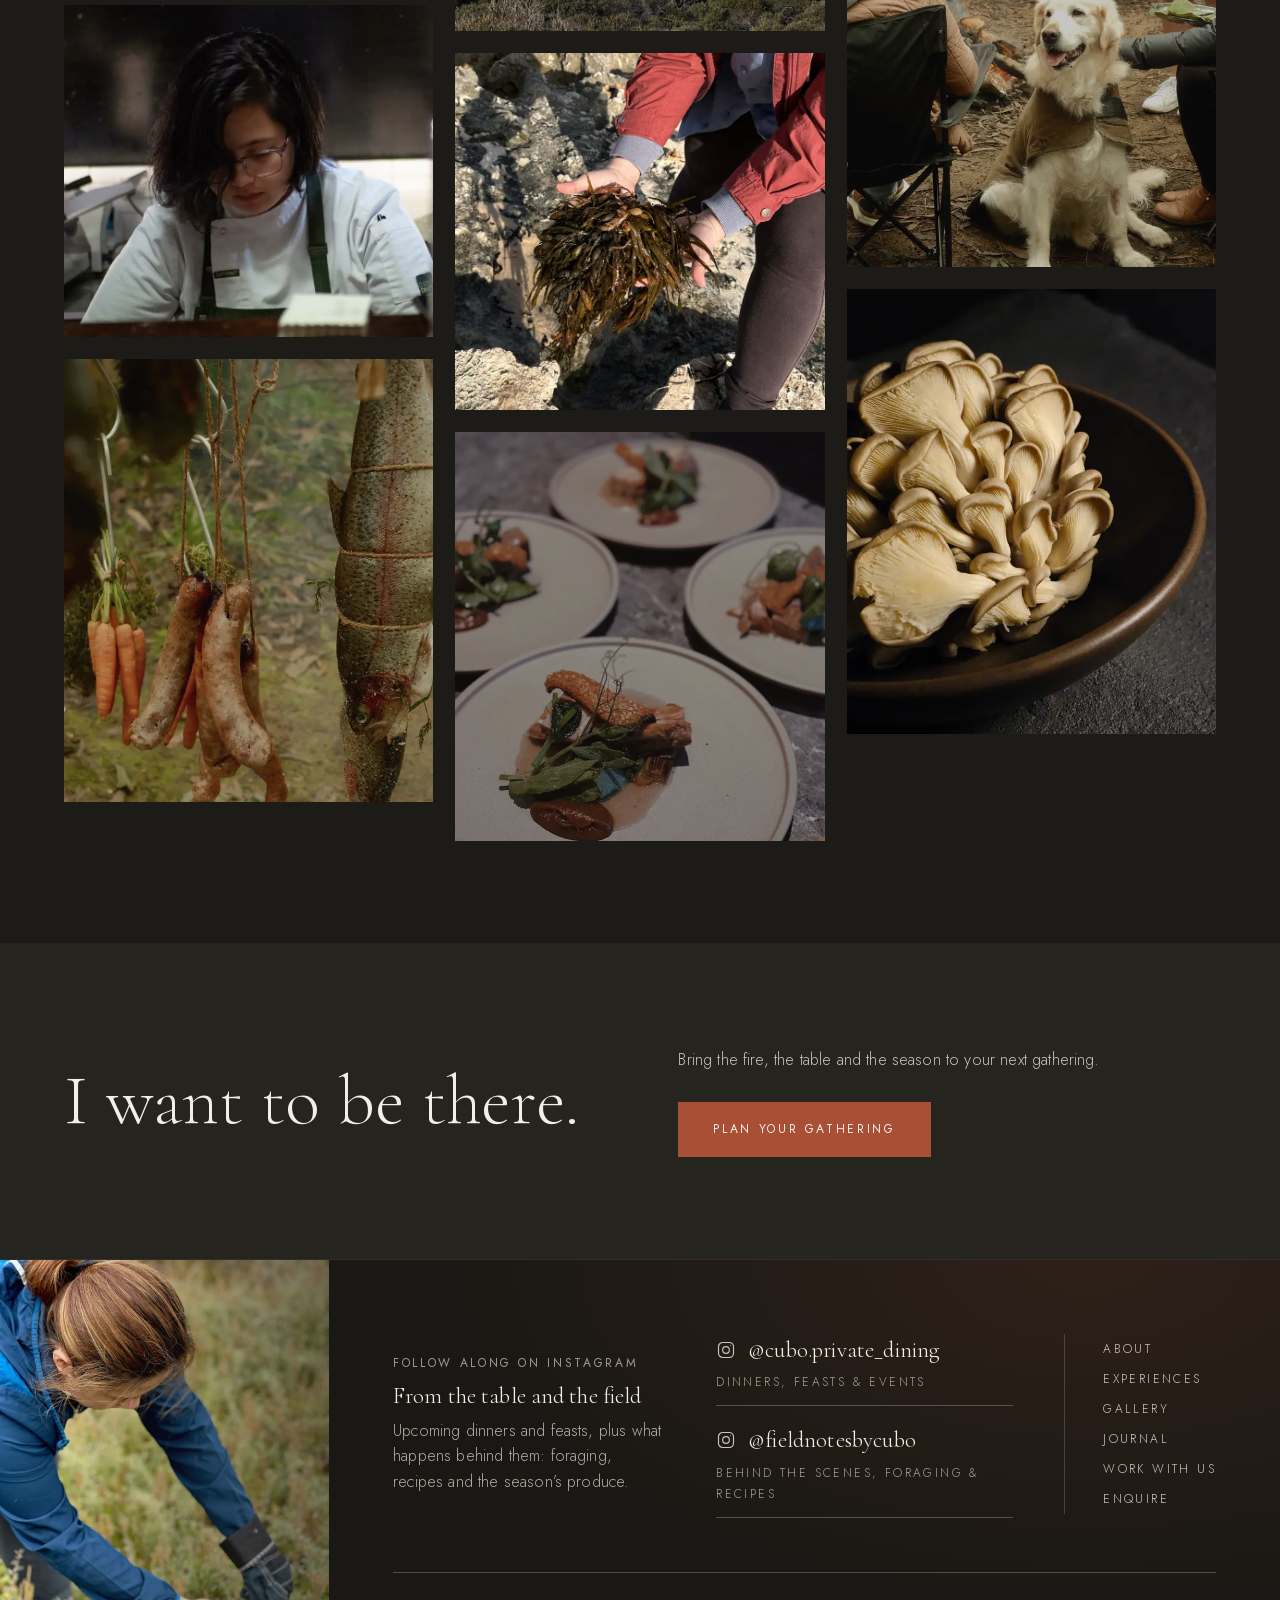
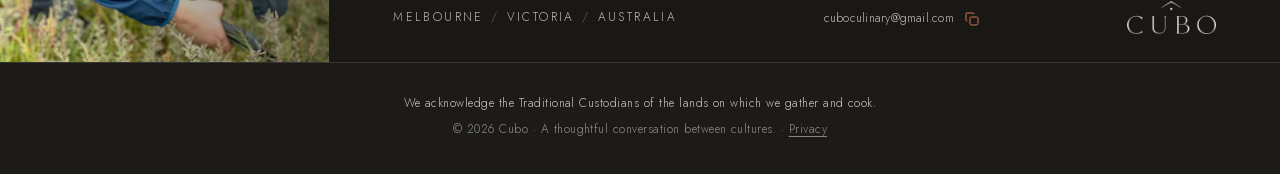
<file: gallery.html>
<!doctype html>
<html lang="en-AU" class="no-js">
<head>
<meta charset="utf-8">
<meta name="viewport" content="width=device-width, initial-scale=1">
<title>Gallery — Cubo Private Dining, Melbourne</title>
<meta name="description" content="Photos from Cubo’s private dinners, wilderness feasts and events across Melbourne and Victoria: food, fire, people and place.">
<link rel="canonical" href="https://cuboculinary.com.au/gallery">
<meta property="og:type" content="website">
<meta property="og:site_name" content="Cubo">
<meta property="og:locale" content="en_AU">
<meta property="og:url" content="https://cuboculinary.com.au/gallery">
<meta property="og:title" content="Gallery — Cubo Private Dining, Melbourne">
<meta property="og:description" content="Photos from Cubo’s private dinners, wilderness feasts and events across Melbourne and Victoria: food, fire, people and place.">
<meta property="og:image" content="https://cuboculinary.com.au/images/share-1200x630.jpg">
<meta property="og:image:width" content="1200">
<meta property="og:image:height" content="630">
<meta property="og:image:alt" content="Hands finishing a plated seafood dish on a green ceramic plate">
<meta name="twitter:card" content="summary_large_image">
<meta name="theme-color" content="#1C1B18">
<link rel="icon" href="images/favicon.svg" type="image/svg+xml">
<link rel="preload" href="fonts/cormorant-garamond-latin.woff2" as="font" type="font/woff2" crossorigin>
<link rel="preload" href="fonts/jost-latin.woff2" as="font" type="font/woff2" crossorigin>
<link rel="stylesheet" href="css/style.css?v=20">
<script defer src="https://cloud.umami.is/script.js" data-website-id="8970d449-7867-4e9a-8093-36ad67cedc68" data-domains="cuboculinary.com.au,cubo-culinary.github.io"></script>
</head>
<body>
<a class="skip" href="#main">Skip to content</a>
<header class="site-header">
  <a class="logo" href="./" aria-label="Cubo — home">CUBO</a>
  <nav class="nav" aria-label="Main"><ul><li><a href="about">About</a></li><li><a href="experiences">Experiences</a></li><li><a href="gallery" aria-current="page">Gallery</a></li><li><a href="journal">Journal</a></li><li><a href="collaborate">Work with us</a></li><li><a class="nav-cta" href="enquire">Enquire</a></li></ul></nav>
  <button class="menu-toggle" aria-label="Menu" aria-expanded="false"><span></span><span></span></button>
</header>
<main id="main" tabindex="-1">
<section class="page-hero with-img vivid" style="--bg:url('../images/water-2880.webp');--bg-sm:url('../images/water-1000.webp')"><div class="wrap"><h1 class="h-xl">Food, fire, people &amp; place</h1><p class="lede rv d2">Scroll slowly. Imagine the smoke, the long table, the last of the light.</p></div></section>
<section class="sec pt-s">
  <div class="wrap">
    <div class="g-grid"><button class="g-item rv" data-cap="Finishing a dish"><img src="images/gal-6-1200.webp" srcset="images/gal-6-600.webp 600w, images/gal-6-1200.webp 1200w" sizes="(max-width: 900px) calc(50vw - 27px), 33vw" width="1200" height="1391" alt="Michelle Agustin finishing a plated dish by hand at a stone counter" loading="lazy"></button><button class="g-item dim strong rv" data-cap="Finishing with sauce"><img src="images/gal-4-1600.webp" srcset="images/gal-4-800.webp 800w, images/gal-4-1600.webp 1600w" sizes="(max-width: 900px) calc(50vw - 27px), 33vw" width="1600" height="1195" alt="Sauce spooned over a plated dish with a purée and glazed vegetables" loading="lazy"></button><button class="g-item dim rv" data-cap="Skewers"><img src="images/gal-3-1200.webp" srcset="images/gal-3-600.webp 600w, images/gal-3-1200.webp 1200w" sizes="(max-width: 900px) calc(50vw - 27px), 33vw" width="1200" height="1369" alt="Glazed skewers topped with chopped herbs on a ceramic plate in dappled light" loading="lazy"></button><button class="g-item rv" data-cap="In the kitchen"><img src="images/gal-kitchen-1600.webp" srcset="images/gal-kitchen-800.webp 800w, images/gal-kitchen-1600.webp 1600w" sizes="(max-width: 900px) calc(50vw - 27px), 33vw" width="1600" height="1439" alt="Michelle Agustin, the chef behind Cubo, at work in a commercial kitchen" loading="lazy"></button><button class="g-item dim rv" data-cap="Hung over the fire"><img src="images/gal-2-1200.webp" srcset="images/gal-2-600.webp 600w, images/gal-2-1200.webp 1200w" sizes="(max-width: 900px) calc(50vw - 27px), 33vw" width="1200" height="1439" alt="Sausages, carrots and a whole fish tied with twine and hanging outdoors" loading="lazy"></button><button class="g-item dim strong rv" data-cap="Bamboo over the fire"><img src="images/gal-13-1179.webp" srcset="images/gal-13-600.webp 600w, images/gal-13-1179.webp 1179w" sizes="(max-width: 900px) calc(50vw - 27px), 33vw" width="1179" height="1346" alt="Stuffed green bamboo and a coconut on sticks above a smoking fire" loading="lazy"></button><button class="g-item dim rv" data-cap="On the moss"><img src="images/gal-7-1125.webp" srcset="images/gal-7-600.webp 600w, images/gal-7-1125.webp 1125w" sizes="(max-width: 900px) calc(50vw - 27px), 33vw" width="1125" height="1237" alt="Filled pastry cones and a crisp garnish on a board lined with moss" loading="lazy"></button><button class="g-item dim rv" data-cap="The coast"><img src="images/gal-5-1600.webp" srcset="images/gal-5-800.webp 800w, images/gal-5-1600.webp 1600w" sizes="(max-width: 900px) calc(50vw - 27px), 33vw" width="1600" height="1493" alt="A sandy cove and coastal scrub above a blue ocean" loading="lazy"></button><button class="g-item rv" data-cap="Foraging on the coast"><img src="images/gal-coast-1600.webp" srcset="images/gal-coast-800.webp 800w, images/gal-coast-1600.webp 1600w" sizes="(max-width: 900px) calc(50vw - 27px), 33vw" width="1600" height="1546" alt="Michelle Agustin holding a bunch of freshly gathered seaweed on coastal rocks" loading="lazy"></button><button class="g-item dim strong rv" data-cap="Plated dishes"><img src="images/gal-14-1200.webp" srcset="images/gal-14-600.webp 600w, images/gal-14-1200.webp 1200w" sizes="(max-width: 900px) calc(50vw - 27px), 33vw" width="1200" height="1328" alt="Plated dishes with crisp crackling and pea shoots on stone-coloured plates" loading="lazy"></button><button class="g-item dim rv" data-cap="Camp"><img src="images/gal-camp-1200.webp" srcset="images/gal-camp-600.webp 600w, images/gal-camp-1200.webp 1200w" sizes="(max-width: 900px) calc(50vw - 27px), 33vw" width="1200" height="1583" alt="Canvas tents beneath tall eucalypts, with smoke rising from a campfire" loading="lazy"></button><button class="g-item dim rv" data-cap="Served on foraged greens"><img src="images/gal-bowl-1200.webp" srcset="images/gal-bowl-600.webp 600w, images/gal-bowl-1200.webp 1200w" sizes="(max-width: 900px) calc(50vw - 27px), 33vw" width="1200" height="1500" alt="Glazed meat topped with piped orange purée on foraged greens in a ceramic bowl" loading="lazy"></button><button class="g-item dim rv" data-cap="Camp company"><img src="images/gal-1-1200.webp" srcset="images/gal-1-600.webp 600w, images/gal-1-1200.webp 1200w" sizes="(max-width: 900px) calc(50vw - 27px), 33vw" width="1200" height="1494" alt="A golden retriever in a waxed coat sitting by the campfire among guests" loading="lazy"></button><button class="g-item rv" data-cap="Oyster mushrooms"><img src="images/gal-12-1200.webp" srcset="images/gal-12-600.webp 600w, images/gal-12-1200.webp 1200w" sizes="(max-width: 900px) calc(50vw - 27px), 33vw" width="1200" height="1443" alt="A cluster of oyster mushrooms in a dark ceramic bowl" loading="lazy"></button></div>
  </div>
</section>
<div class="lightbox" role="dialog" aria-modal="true" aria-label="Image viewer"><button type="button" class="lb-close">Close</button><button type="button" class="lb-prev" aria-label="Previous">←</button><img alt=""><button type="button" class="lb-next" aria-label="Next">→</button><div class="cap"></div></div>
<section class="cta dark-soft"><div class="wrap rv"><h2 class="h-lg">I want to be there.</h2><p>Bring the fire, the table and the season to your next gathering.</p><a class="btn" href="enquire">Plan your gathering</a></div></section></main>
<footer class="site-footer">
  <div class="foot-grid">
    <div class="foot-img" style="--bg:url('../images/forage-1200.webp')" role="img" aria-label="Michelle Agustin foraging wild greens by hand in low coastal scrub"></div>
    <div class="foot-main">
      <div class="foot-top">
        <div><span class="eyebrow foot-kicker">Follow along on Instagram</span><h2>From the table and the field</h2><p>Upcoming dinners and feasts, plus what happens behind them: foraging, recipes and the season’s produce.</p></div>
        <ul class="ig-links"><li><a href="https://www.instagram.com/cubo.private_dining/" target="_blank" rel="noopener"><span><svg class="ig-icon" role="img" aria-label="Instagram" width="20" height="20" viewBox="0 0 24 24" fill="none" stroke="currentColor" stroke-width="1.4"><rect x="3" y="3" width="18" height="18" rx="5"/><circle cx="12" cy="12" r="4"/><circle cx="17.5" cy="6.5" r=".6" fill="currentColor" stroke="none"/></svg>@cubo.private_dining</span><small>Dinners, feasts &amp; events</small></a></li><li><a href="https://www.instagram.com/fieldnotesbycubo/" target="_blank" rel="noopener"><span><svg class="ig-icon" role="img" aria-label="Instagram" width="20" height="20" viewBox="0 0 24 24" fill="none" stroke="currentColor" stroke-width="1.4"><rect x="3" y="3" width="18" height="18" rx="5"/><circle cx="12" cy="12" r="4"/><circle cx="17.5" cy="6.5" r=".6" fill="currentColor" stroke="none"/></svg>@fieldnotesbycubo</span><small>Behind the scenes, foraging &amp; recipes</small></a></li></ul>
        <div class="foot-links"><ul><li><a href="about">About</a></li><li><a href="experiences">Experiences</a></li><li><a href="gallery">Gallery</a></li><li><a href="journal">Journal</a></li><li><a href="collaborate">Work with us</a></li><li><a href="enquire">Enquire</a></li></ul></div>
      </div>
      <div class="foot-bottom">
        <div class="loc">Melbourne<i>/</i>Victoria<i>/</i>Australia</div>
        <span><a class="foot-email" href="mailto:cuboculinary@gmail.com">cuboculinary@gmail.com</a><button class="copy-btn" type="button" data-copy="cuboculinary@gmail.com" aria-label="Copy email address" title="Copy email address"><svg width="16" height="16" viewBox="0 0 24 24" fill="none" stroke="currentColor" stroke-width="1.5" aria-hidden="true"><rect x="9" y="9" width="12" height="12" rx="2"/><path d="M5 15H4a1 1 0 0 1-1-1V4a1 1 0 0 1 1-1h10a1 1 0 0 1 1 1v1"/></svg></button></span>
        <div class="logo" aria-hidden="true">CUBO</div>
      </div>
    </div>
  </div>
  <div class="wrap copy"><p class="ack">We acknowledge the Traditional Custodians of the lands on which we gather and cook.</p>© 2026 Cubo · A thoughtful conversation between cultures. · <a href="privacy">Privacy</a></div>
</footer>
<script src="js/main.js?v=6"></script>
</body>
</html>
</file>
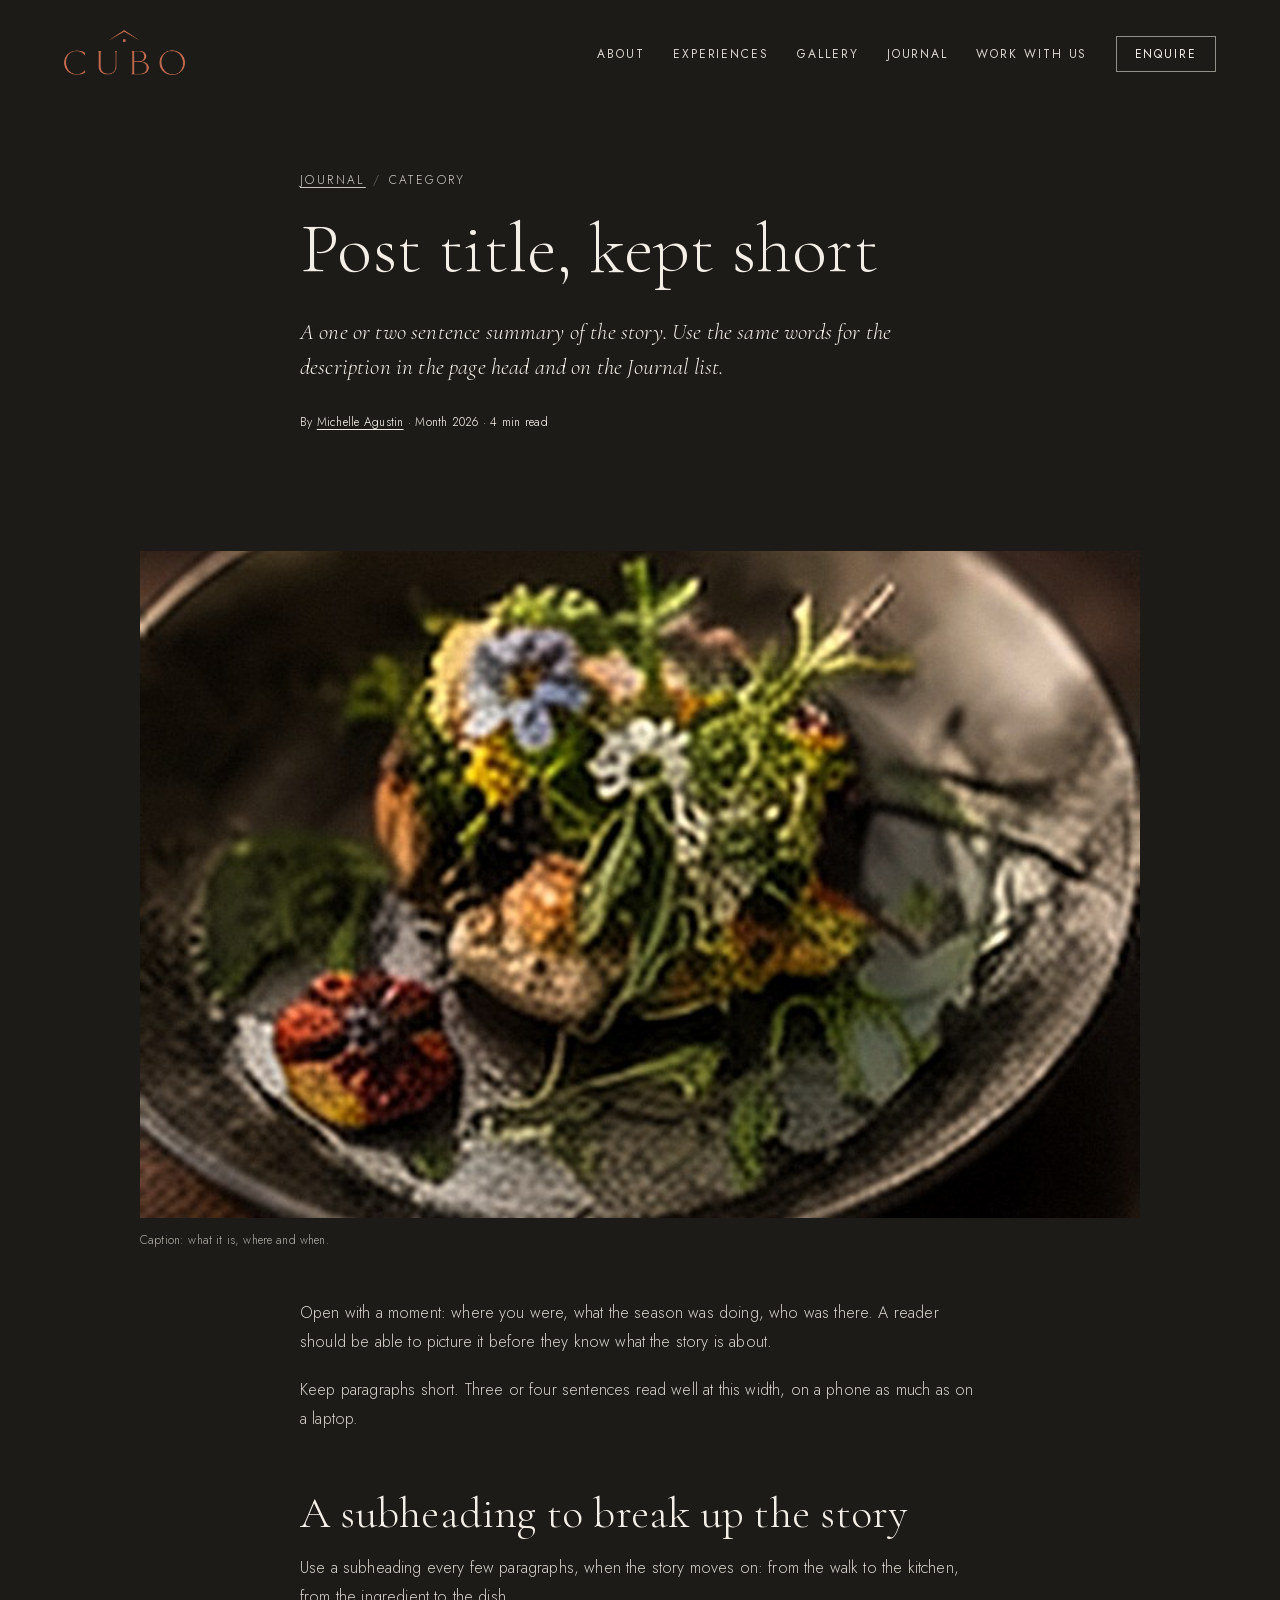
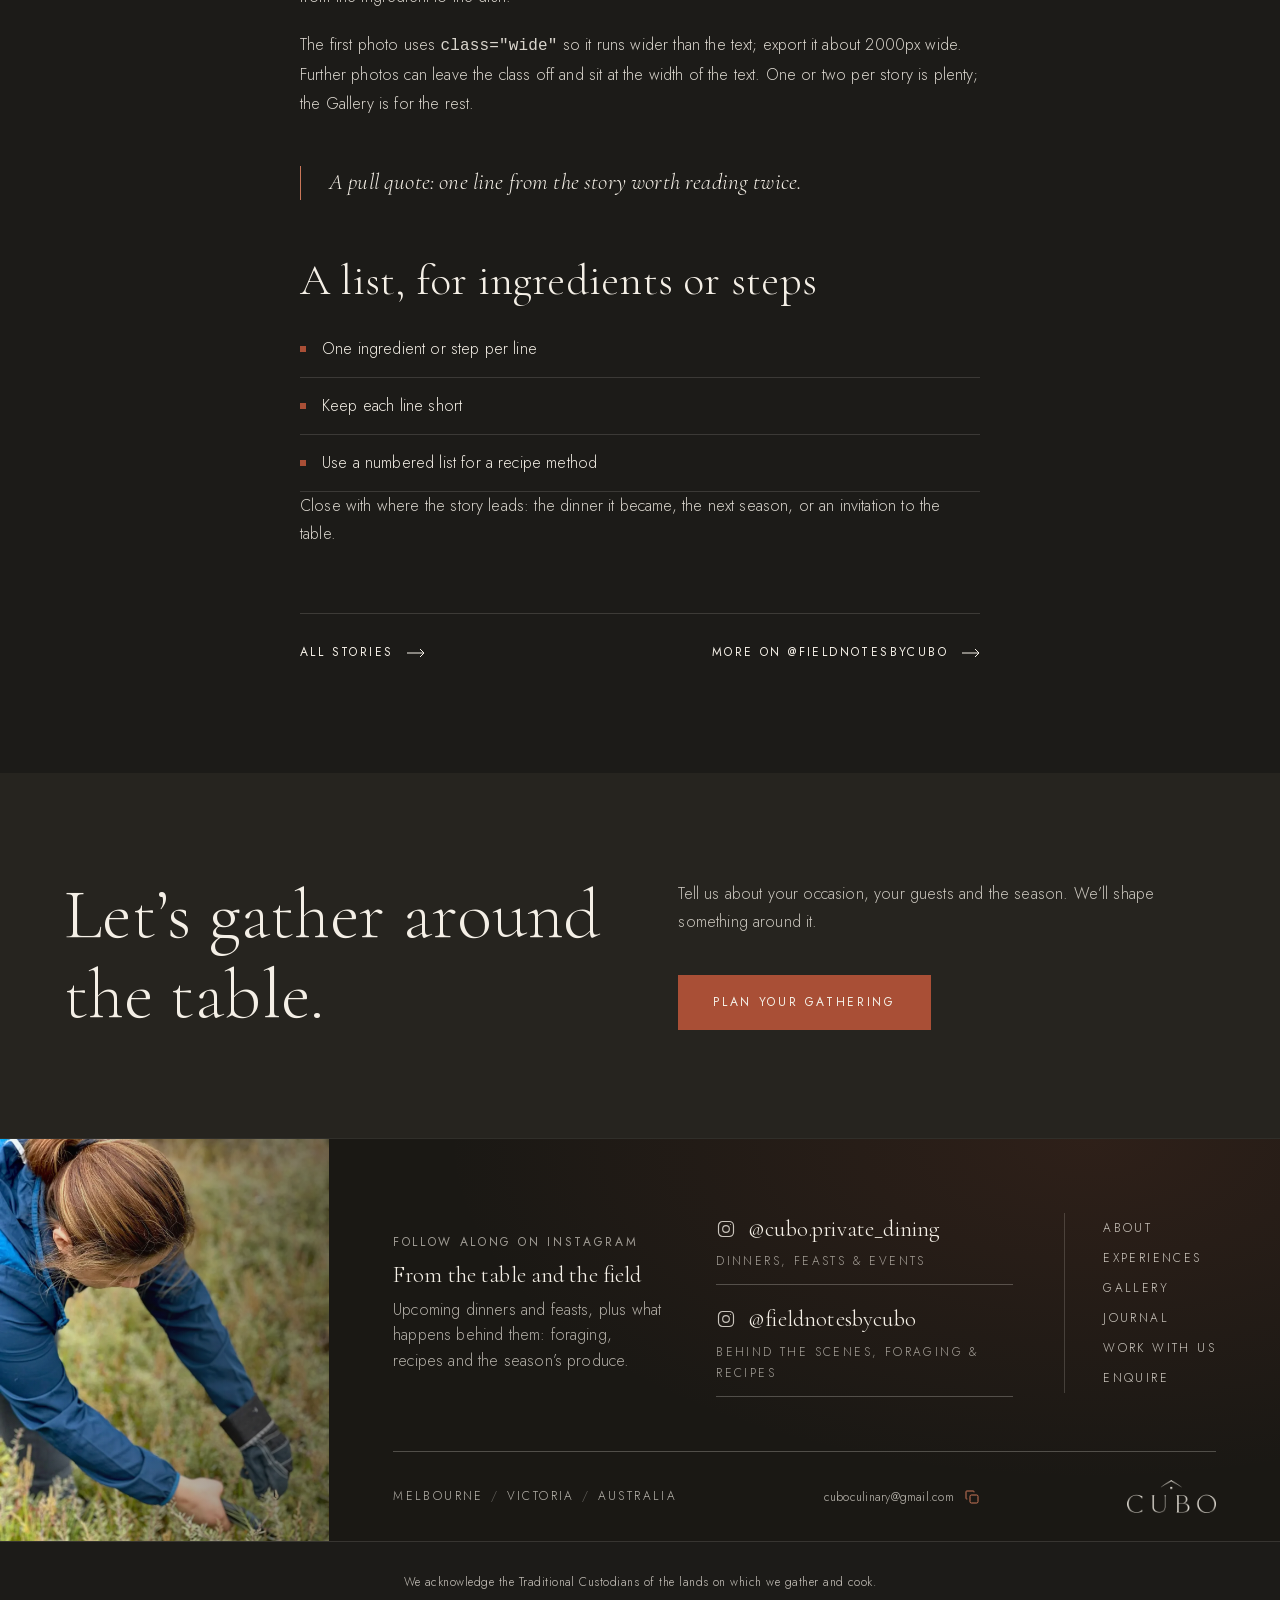
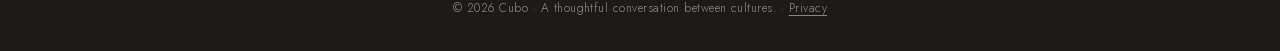
<file: journal-post.html>
<!doctype html>
<html lang="en-AU" class="no-js">
<head>
<meta charset="utf-8">
<!--
  JOURNAL POST TEMPLATE. For a new post:
  1. Copy this file and name it after the post, in lowercase with hyphens (e.g. wattle-season.html); the URL becomes /wattle-season.
  2. Delete the "noindex" line below and this comment.
  3. Replace every "post-url" with that name, and "Post title" / the summary in <title>, the description, og:title, og:description and the JSON-LD.
  4. In the JSON-LD set datePublished (YYYY-MM-DD) and "image"; point og:image at a 1200x630 crop of the post's photo.
  5. Write the post below, then add a row to journal.html (newest first) and a line to sitemap.xml and llms.txt.
-->
<meta name="robots" content="noindex">
<meta name="viewport" content="width=device-width, initial-scale=1">
<title>Post title — Cubo Journal</title>
<meta name="description" content="A one or two sentence summary of the story.">
<link rel="canonical" href="https://cuboculinary.com.au/post-url">
<meta property="og:type" content="article">
<meta property="og:site_name" content="Cubo">
<meta property="og:locale" content="en_AU">
<meta property="og:url" content="https://cuboculinary.com.au/post-url">
<meta property="og:title" content="Post title — Cubo Journal">
<meta property="og:description" content="A one or two sentence summary of the story.">
<meta property="og:image" content="https://cuboculinary.com.au/images/share-1200x630.jpg">
<meta property="og:image:width" content="1200">
<meta property="og:image:height" content="630">
<meta property="og:image:alt" content="Hands finishing a plated seafood dish on a green ceramic plate">
<meta name="twitter:card" content="summary_large_image">
<meta name="theme-color" content="#1C1B18">
<link rel="icon" href="images/favicon.svg" type="image/svg+xml">
<link rel="preload" href="fonts/cormorant-garamond-latin.woff2" as="font" type="font/woff2" crossorigin>
<link rel="preload" href="fonts/jost-latin.woff2" as="font" type="font/woff2" crossorigin>
<link rel="stylesheet" href="css/style.css?v=20">
<script defer src="https://cloud.umami.is/script.js" data-website-id="8970d449-7867-4e9a-8093-36ad67cedc68" data-domains="cuboculinary.com.au,cubo-culinary.github.io"></script>
<script type="application/ld+json">
{
  "@context": "https://schema.org",
  "@type": "BlogPosting",
  "headline": "Post title",
  "description": "A one or two sentence summary of the story.",
  "image": "https://cuboculinary.com.au/images/share-1200x630.jpg",
  "datePublished": "2026-01-01",
  "inLanguage": "en-AU",
  "mainEntityOfPage": "https://cuboculinary.com.au/post-url",
  "author": {
    "@type": "Person",
    "name": "Michelle Agustin",
    "url": "https://cuboculinary.com.au/about#michelle"
  },
  "publisher": {
    "@type": "Organization",
    "name": "Cubo",
    "url": "https://cuboculinary.com.au/",
    "logo": {
      "@type": "ImageObject",
      "url": "https://cuboculinary.com.au/images/logo-sienna.png"
    }
  }
}
</script>
</head>
<body>
<a class="skip" href="#main">Skip to content</a>
<header class="site-header">
  <a class="logo" href="./" aria-label="Cubo — home">CUBO</a>
  <nav class="nav" aria-label="Main"><ul><li><a href="about">About</a></li><li><a href="experiences">Experiences</a></li><li><a href="gallery">Gallery</a></li><li><a href="journal">Journal</a></li><li><a href="collaborate">Work with us</a></li><li><a class="nav-cta" href="enquire">Enquire</a></li></ul></nav>
  <button class="menu-toggle" aria-label="Menu" aria-expanded="false"><span></span><span></span></button>
</header>
<main id="main" tabindex="-1">
<section class="page-hero vivid"><div class="wrap post-head">
  <p class="post-meta"><a href="journal">Journal</a><i>/</i>Category</p>
  <h1 class="h-xl">Post title, kept short</h1>
  <p class="lede rv d2">A one or two sentence summary of the story. Use the same words for the description in the page head and on the Journal list.</p>
  <p class="post-by rv d3">By <a href="about#michelle">Michelle Agustin</a> · Month 2026 · 4 min read</p>
</div></section>
<article class="sec pt-0">
  <div class="wrap post">
    <figure class="wide"><img src="images/plate.jpg" alt="Describe what is in the photo" loading="lazy"><figcaption>Caption: what it is, where and when.</figcaption></figure>
    <p>Open with a moment: where you were, what the season was doing, who was there. A reader should be able to picture it before they know what the story is about.</p>
    <p>Keep paragraphs short. Three or four sentences read well at this width, on a phone as much as on a laptop.</p>
    <h2>A subheading to break up the story</h2>
    <p>Use a subheading every few paragraphs, when the story moves on: from the walk to the kitchen, from the ingredient to the dish.</p>
    <p>The first photo uses <code>class="wide"</code> so it runs wider than the text; export it about 2000px wide. Further photos can leave the class off and sit at the width of the text. One or two per story is plenty; the Gallery is for the rest.</p>
    <blockquote>A pull quote: one line from the story worth reading twice.</blockquote>
    <h2>A list, for ingredients or steps</h2>
    <ul class="check-list single">
      <li>One ingredient or step per line</li>
      <li>Keep each line short</li>
      <li>Use a numbered list for a recipe method</li>
    </ul>
    <p>Close with where the story leads: the dinner it became, the next season, or an invitation to the table.</p>
    <div class="post-end">
      <a class="link-arrow" href="journal">All stories <svg viewBox="0 0 18 10" fill="none" stroke="currentColor" stroke-width="1"><path d="M0 5h17M13 1l4 4-4 4"/></svg></a>
      <a class="link-arrow" href="https://www.instagram.com/fieldnotesbycubo/" target="_blank" rel="noopener">More on @fieldnotesbycubo <svg viewBox="0 0 18 10" fill="none" stroke="currentColor" stroke-width="1"><path d="M0 5h17M13 1l4 4-4 4"/></svg></a>
    </div>
  </div>
</article>
<section class="cta dark-soft"><div class="wrap rv"><h2 class="h-lg">Let’s gather around the table.</h2><p>Tell us about your occasion, your guests and the season. We’ll shape something around it.</p><a class="btn" href="enquire">Plan your gathering</a></div></section>
</main>
<footer class="site-footer">
  <div class="foot-grid">
    <div class="foot-img" style="--bg:url('../images/forage-1200.webp')" role="img" aria-label="Michelle Agustin foraging wild greens by hand in low coastal scrub"></div>
    <div class="foot-main">
      <div class="foot-top">
        <div><span class="eyebrow foot-kicker">Follow along on Instagram</span><h2>From the table and the field</h2><p>Upcoming dinners and feasts, plus what happens behind them: foraging, recipes and the season’s produce.</p></div>
        <ul class="ig-links"><li><a href="https://www.instagram.com/cubo.private_dining/" target="_blank" rel="noopener"><span><svg class="ig-icon" role="img" aria-label="Instagram" width="20" height="20" viewBox="0 0 24 24" fill="none" stroke="currentColor" stroke-width="1.4"><rect x="3" y="3" width="18" height="18" rx="5"/><circle cx="12" cy="12" r="4"/><circle cx="17.5" cy="6.5" r=".6" fill="currentColor" stroke="none"/></svg>@cubo.private_dining</span><small>Dinners, feasts &amp; events</small></a></li><li><a href="https://www.instagram.com/fieldnotesbycubo/" target="_blank" rel="noopener"><span><svg class="ig-icon" role="img" aria-label="Instagram" width="20" height="20" viewBox="0 0 24 24" fill="none" stroke="currentColor" stroke-width="1.4"><rect x="3" y="3" width="18" height="18" rx="5"/><circle cx="12" cy="12" r="4"/><circle cx="17.5" cy="6.5" r=".6" fill="currentColor" stroke="none"/></svg>@fieldnotesbycubo</span><small>Behind the scenes, foraging &amp; recipes</small></a></li></ul>
        <div class="foot-links"><ul><li><a href="about">About</a></li><li><a href="experiences">Experiences</a></li><li><a href="gallery">Gallery</a></li><li><a href="journal">Journal</a></li><li><a href="collaborate">Work with us</a></li><li><a href="enquire">Enquire</a></li></ul></div>
      </div>
      <div class="foot-bottom">
        <div class="loc">Melbourne<i>/</i>Victoria<i>/</i>Australia</div>
        <span><a class="foot-email" href="mailto:cuboculinary@gmail.com">cuboculinary@gmail.com</a><button class="copy-btn" type="button" data-copy="cuboculinary@gmail.com" aria-label="Copy email address" title="Copy email address"><svg width="16" height="16" viewBox="0 0 24 24" fill="none" stroke="currentColor" stroke-width="1.5" aria-hidden="true"><rect x="9" y="9" width="12" height="12" rx="2"/><path d="M5 15H4a1 1 0 0 1-1-1V4a1 1 0 0 1 1-1h10a1 1 0 0 1 1 1v1"/></svg></button></span>
        <div class="logo" aria-hidden="true">CUBO</div>
      </div>
    </div>
  </div>
  <div class="wrap copy"><p class="ack">We acknowledge the Traditional Custodians of the lands on which we gather and cook.</p>© 2026 Cubo · A thoughtful conversation between cultures. · <a href="privacy">Privacy</a></div>
</footer>
<script src="js/main.js?v=6"></script>
</body>
</html>
</file>
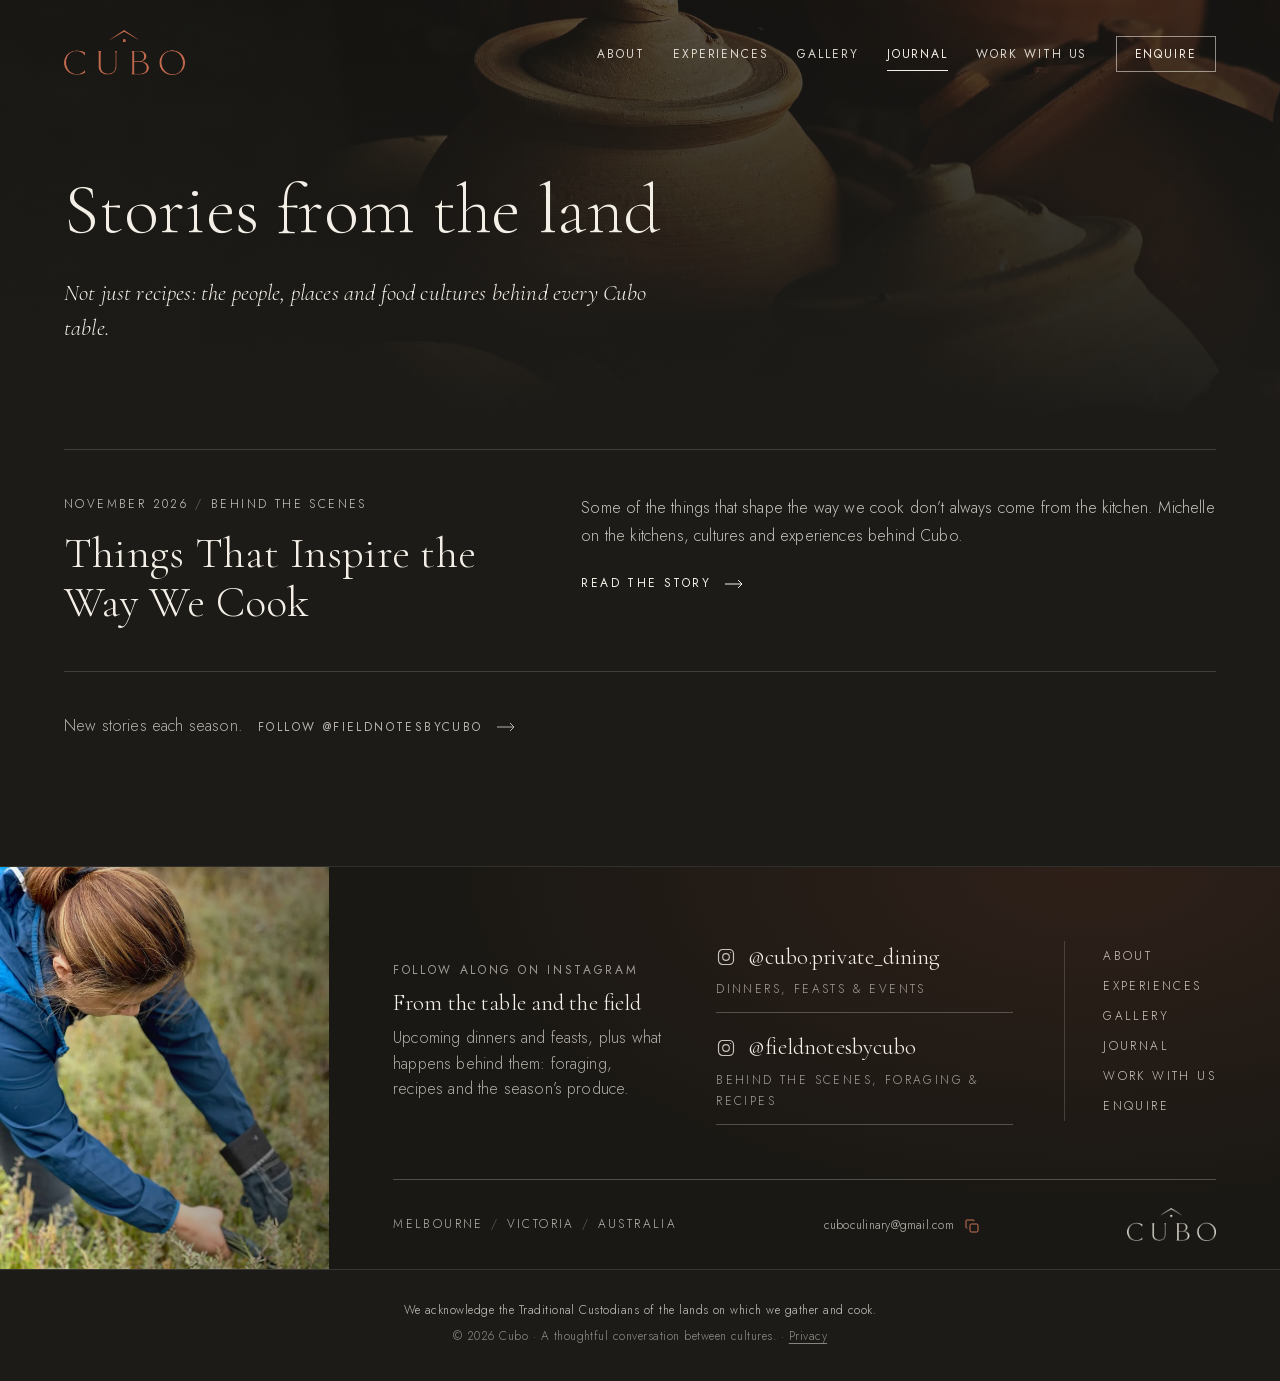
<file: journal.html>
<!doctype html>
<html lang="en-AU" class="no-js">
<head>
<meta charset="utf-8">
<meta name="viewport" content="width=device-width, initial-scale=1">
<title>Journal — Stories from Cubo, Melbourne</title>
<meta name="description" content="Stories from Cubo: ingredients, producers, fire cooking, foraging and the food cultures behind every table.">
<link rel="canonical" href="https://cuboculinary.com.au/journal">
<meta property="og:type" content="website">
<meta property="og:site_name" content="Cubo">
<meta property="og:locale" content="en_AU">
<meta property="og:url" content="https://cuboculinary.com.au/journal">
<meta property="og:title" content="Journal — Stories from Cubo, Melbourne">
<meta property="og:description" content="Stories from Cubo: ingredients, producers, fire cooking, foraging and the food cultures behind every table.">
<meta property="og:image" content="https://cuboculinary.com.au/images/share-1200x630.jpg">
<meta property="og:image:width" content="1200">
<meta property="og:image:height" content="630">
<meta property="og:image:alt" content="Hands finishing a plated seafood dish on a green ceramic plate">
<meta name="twitter:card" content="summary_large_image">
<meta name="theme-color" content="#1C1B18">
<link rel="icon" href="images/favicon.svg" type="image/svg+xml">
<link rel="preload" href="fonts/cormorant-garamond-latin.woff2" as="font" type="font/woff2" crossorigin>
<link rel="preload" href="fonts/jost-latin.woff2" as="font" type="font/woff2" crossorigin>
<link rel="stylesheet" href="css/style.css?v=20">
<script defer src="https://cloud.umami.is/script.js" data-website-id="8970d449-7867-4e9a-8093-36ad67cedc68" data-domains="cuboculinary.com.au,cubo-culinary.github.io"></script>
</head>
<body>
<a class="skip" href="#main">Skip to content</a>
<header class="site-header">
  <a class="logo" href="./" aria-label="Cubo — home">CUBO</a>
  <nav class="nav" aria-label="Main"><ul><li><a href="about">About</a></li><li><a href="experiences">Experiences</a></li><li><a href="gallery">Gallery</a></li><li><a href="journal" aria-current="page">Journal</a></li><li><a href="collaborate">Work with us</a></li><li><a class="nav-cta" href="enquire">Enquire</a></li></ul></nav>
  <button class="menu-toggle" aria-label="Menu" aria-expanded="false"><span></span><span></span></button>
</header>
<main id="main" tabindex="-1">
<section class="page-hero with-img vivid" style="--bg:url('../images/journal-banner-2400.webp');--bg-sm:url('../images/journal-banner-1200.webp')"><div class="wrap"><h1 class="h-xl">Stories from the land</h1><p class="lede rv d2">Not just recipes: the people, places and food cultures behind every Cubo table.</p></div></section>
<section class="sec pt-s">
  <div class="wrap">
    <!-- Newest post first. Copy a row for each new post (see the checklist at the top of journal-post.html). The second link is hidden from screen readers because the title already links to the post. -->
    <div class="post-list">
      <article class="post-row rv">
        <div><p class="post-meta">November 2026<i>/</i>Behind the scenes</p><h2><a href="things-that-inspire-the-way-we-cook">Things That Inspire the Way We Cook</a></h2></div>
        <div><p>Some of the things that shape the way we cook don’t always come from the kitchen. Michelle on the kitchens, cultures and experiences behind Cubo.</p><a class="link-arrow" href="things-that-inspire-the-way-we-cook" aria-hidden="true" tabindex="-1">Read the story <svg viewBox="0 0 18 10" fill="none" stroke="currentColor" stroke-width="1"><path d="M0 5h17M13 1l4 4-4 4"/></svg></a></div>
      </article>
    </div>
    <p class="muted mt-m">New stories each season. <a class="link-arrow ml-s" href="https://www.instagram.com/fieldnotesbycubo/" target="_blank" rel="noopener">Follow @fieldnotesbycubo <svg viewBox="0 0 18 10" fill="none" stroke="currentColor" stroke-width="1"><path d="M0 5h17M13 1l4 4-4 4"/></svg></a></p>
  </div>
</section>
</main>
<footer class="site-footer">
  <div class="foot-grid">
    <div class="foot-img" style="--bg:url('../images/forage-1200.webp')" role="img" aria-label="Michelle Agustin foraging wild greens by hand in low coastal scrub"></div>
    <div class="foot-main">
      <div class="foot-top">
        <div><span class="eyebrow foot-kicker">Follow along on Instagram</span><h2>From the table and the field</h2><p>Upcoming dinners and feasts, plus what happens behind them: foraging, recipes and the season’s produce.</p></div>
        <ul class="ig-links"><li><a href="https://www.instagram.com/cubo.private_dining/" target="_blank" rel="noopener"><span><svg class="ig-icon" role="img" aria-label="Instagram" width="20" height="20" viewBox="0 0 24 24" fill="none" stroke="currentColor" stroke-width="1.4"><rect x="3" y="3" width="18" height="18" rx="5"/><circle cx="12" cy="12" r="4"/><circle cx="17.5" cy="6.5" r=".6" fill="currentColor" stroke="none"/></svg>@cubo.private_dining</span><small>Dinners, feasts &amp; events</small></a></li><li><a href="https://www.instagram.com/fieldnotesbycubo/" target="_blank" rel="noopener"><span><svg class="ig-icon" role="img" aria-label="Instagram" width="20" height="20" viewBox="0 0 24 24" fill="none" stroke="currentColor" stroke-width="1.4"><rect x="3" y="3" width="18" height="18" rx="5"/><circle cx="12" cy="12" r="4"/><circle cx="17.5" cy="6.5" r=".6" fill="currentColor" stroke="none"/></svg>@fieldnotesbycubo</span><small>Behind the scenes, foraging &amp; recipes</small></a></li></ul>
        <div class="foot-links"><ul><li><a href="about">About</a></li><li><a href="experiences">Experiences</a></li><li><a href="gallery">Gallery</a></li><li><a href="journal">Journal</a></li><li><a href="collaborate">Work with us</a></li><li><a href="enquire">Enquire</a></li></ul></div>
      </div>
      <div class="foot-bottom">
        <div class="loc">Melbourne<i>/</i>Victoria<i>/</i>Australia</div>
        <span><a class="foot-email" href="mailto:cuboculinary@gmail.com">cuboculinary@gmail.com</a><button class="copy-btn" type="button" data-copy="cuboculinary@gmail.com" aria-label="Copy email address" title="Copy email address"><svg width="16" height="16" viewBox="0 0 24 24" fill="none" stroke="currentColor" stroke-width="1.5" aria-hidden="true"><rect x="9" y="9" width="12" height="12" rx="2"/><path d="M5 15H4a1 1 0 0 1-1-1V4a1 1 0 0 1 1-1h10a1 1 0 0 1 1 1v1"/></svg></button></span>
        <div class="logo" aria-hidden="true">CUBO</div>
      </div>
    </div>
  </div>
  <div class="wrap copy"><p class="ack">We acknowledge the Traditional Custodians of the lands on which we gather and cook.</p>© 2026 Cubo · A thoughtful conversation between cultures. · <a href="privacy">Privacy</a></div>
</footer>
<script src="js/main.js?v=6"></script>
</body>
</html>
</file>
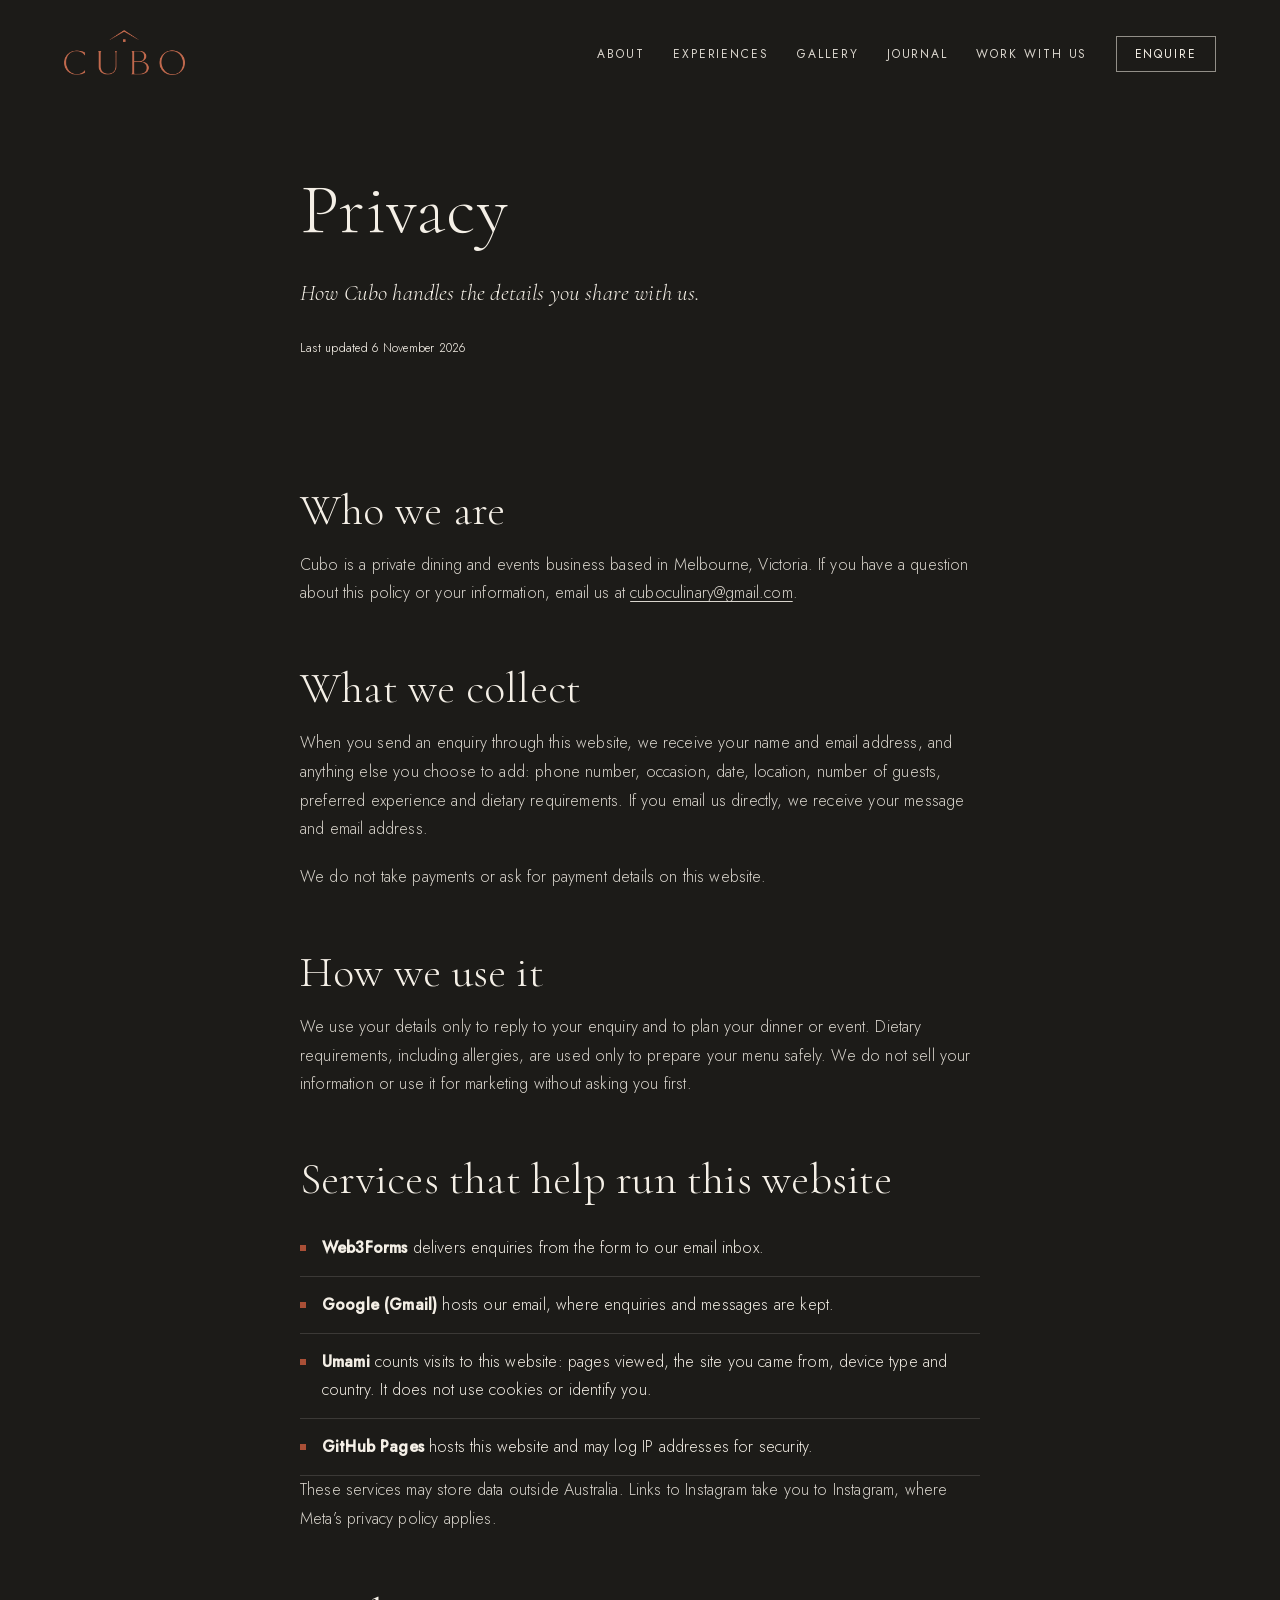
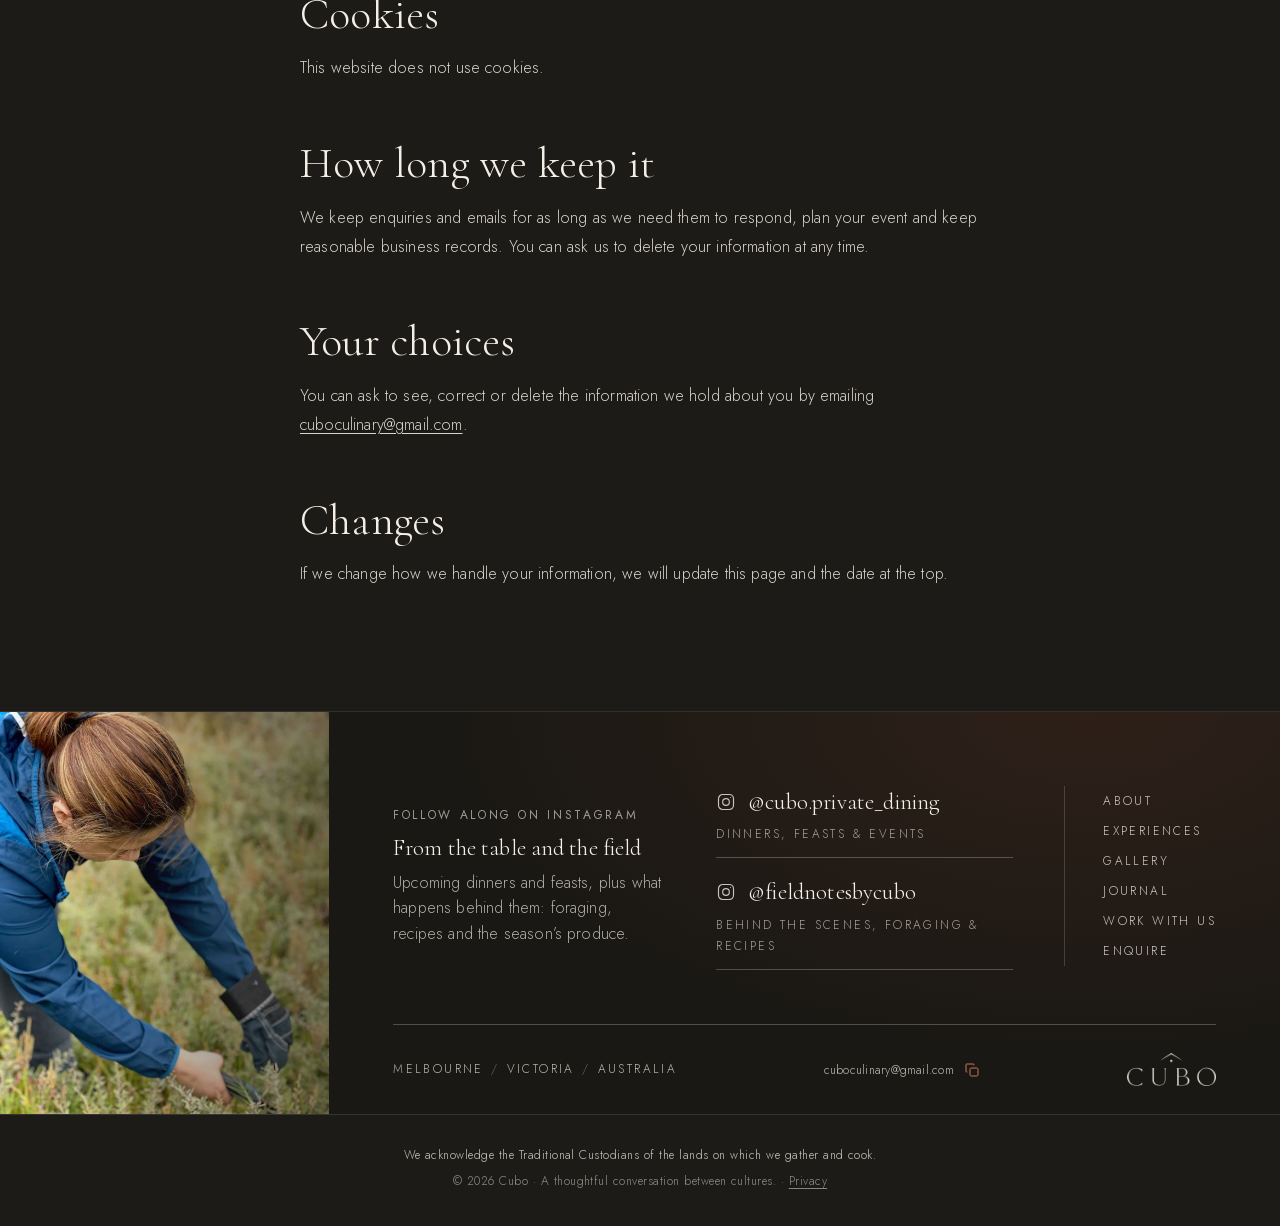
<file: privacy.html>
<!doctype html>
<html lang="en-AU" class="no-js">
<head>
<meta charset="utf-8">
<meta name="viewport" content="width=device-width, initial-scale=1">
<title>Privacy — Cubo</title>
<meta name="description" content="How Cubo handles the details you share through this website: what we collect, why, the services involved and your choices.">
<link rel="canonical" href="https://cuboculinary.com.au/privacy">
<meta property="og:type" content="website">
<meta property="og:site_name" content="Cubo">
<meta property="og:locale" content="en_AU">
<meta property="og:url" content="https://cuboculinary.com.au/privacy">
<meta property="og:title" content="Privacy — Cubo">
<meta property="og:description" content="How Cubo handles the details you share through this website: what we collect, why, the services involved and your choices.">
<meta property="og:image" content="https://cuboculinary.com.au/images/share-1200x630.jpg">
<meta property="og:image:width" content="1200">
<meta property="og:image:height" content="630">
<meta property="og:image:alt" content="Hands finishing a plated seafood dish on a green ceramic plate">
<meta name="twitter:card" content="summary_large_image">
<meta name="theme-color" content="#1C1B18">
<link rel="icon" href="images/favicon.svg" type="image/svg+xml">
<link rel="preload" href="fonts/cormorant-garamond-latin.woff2" as="font" type="font/woff2" crossorigin>
<link rel="preload" href="fonts/jost-latin.woff2" as="font" type="font/woff2" crossorigin>
<link rel="stylesheet" href="css/style.css?v=20">
<script defer src="https://cloud.umami.is/script.js" data-website-id="8970d449-7867-4e9a-8093-36ad67cedc68" data-domains="cuboculinary.com.au,cubo-culinary.github.io"></script>
</head>
<body>
<a class="skip" href="#main">Skip to content</a>
<header class="site-header">
  <a class="logo" href="./" aria-label="Cubo — home">CUBO</a>
  <nav class="nav" aria-label="Main"><ul><li><a href="about">About</a></li><li><a href="experiences">Experiences</a></li><li><a href="gallery">Gallery</a></li><li><a href="journal">Journal</a></li><li><a href="collaborate">Work with us</a></li><li><a class="nav-cta" href="enquire">Enquire</a></li></ul></nav>
  <button class="menu-toggle" aria-label="Menu" aria-expanded="false"><span></span><span></span></button>
</header>
<main id="main" tabindex="-1">
<section class="page-hero vivid"><div class="wrap post-head">
  <h1 class="h-xl">Privacy</h1>
  <p class="lede rv d2">How Cubo handles the details you share with us.</p>
  <p class="post-by rv d3">Last updated 6 November 2026</p>
</div></section>
<article class="sec pt-0">
  <div class="wrap post">
    <h2>Who we are</h2>
    <p>Cubo is a private dining and events business based in Melbourne, Victoria. If you have a question about this policy or your information, email us at <a href="mailto:cuboculinary@gmail.com">cuboculinary@gmail.com</a>.</p>

    <h2>What we collect</h2>
    <p>When you send an enquiry through this website, we receive your name and email address, and anything else you choose to add: phone number, occasion, date, location, number of guests, preferred experience and dietary requirements. If you email us directly, we receive your message and email address.</p>
    <p>We do not take payments or ask for payment details on this website.</p>

    <h2>How we use it</h2>
    <p>We use your details only to reply to your enquiry and to plan your dinner or event. Dietary requirements, including allergies, are used only to prepare your menu safely. We do not sell your information or use it for marketing without asking you first.</p>

    <h2>Services that help run this website</h2>
    <ul class="check-list single">
      <li><span><strong>Web3Forms</strong> delivers enquiries from the form to our email inbox.</span></li>
      <li><span><strong>Google (Gmail)</strong> hosts our email, where enquiries and messages are kept.</span></li>
      <li><span><strong>Umami</strong> counts visits to this website: pages viewed, the site you came from, device type and country. It does not use cookies or identify you.</span></li>
      <li><span><strong>GitHub Pages</strong> hosts this website and may log IP addresses for security.</span></li>
    </ul>
    <p>These services may store data outside Australia. Links to Instagram take you to Instagram, where Meta’s privacy policy applies.</p>

    <h2>Cookies</h2>
    <p>This website does not use cookies.</p>

    <h2>How long we keep it</h2>
    <p>We keep enquiries and emails for as long as we need them to respond, plan your event and keep reasonable business records. You can ask us to delete your information at any time.</p>

    <h2>Your choices</h2>
    <p>You can ask to see, correct or delete the information we hold about you by emailing <a href="mailto:cuboculinary@gmail.com">cuboculinary@gmail.com</a>.</p>

    <h2>Changes</h2>
    <p>If we change how we handle your information, we will update this page and the date at the top.</p>
  </div>
</article>
</main>
<footer class="site-footer">
  <div class="foot-grid">
    <div class="foot-img" style="--bg:url('../images/forage-1200.webp')" role="img" aria-label="Michelle Agustin foraging wild greens by hand in low coastal scrub"></div>
    <div class="foot-main">
      <div class="foot-top">
        <div><span class="eyebrow foot-kicker">Follow along on Instagram</span><h2>From the table and the field</h2><p>Upcoming dinners and feasts, plus what happens behind them: foraging, recipes and the season’s produce.</p></div>
        <ul class="ig-links"><li><a href="https://www.instagram.com/cubo.private_dining/" target="_blank" rel="noopener"><span><svg class="ig-icon" role="img" aria-label="Instagram" width="20" height="20" viewBox="0 0 24 24" fill="none" stroke="currentColor" stroke-width="1.4"><rect x="3" y="3" width="18" height="18" rx="5"/><circle cx="12" cy="12" r="4"/><circle cx="17.5" cy="6.5" r=".6" fill="currentColor" stroke="none"/></svg>@cubo.private_dining</span><small>Dinners, feasts &amp; events</small></a></li><li><a href="https://www.instagram.com/fieldnotesbycubo/" target="_blank" rel="noopener"><span><svg class="ig-icon" role="img" aria-label="Instagram" width="20" height="20" viewBox="0 0 24 24" fill="none" stroke="currentColor" stroke-width="1.4"><rect x="3" y="3" width="18" height="18" rx="5"/><circle cx="12" cy="12" r="4"/><circle cx="17.5" cy="6.5" r=".6" fill="currentColor" stroke="none"/></svg>@fieldnotesbycubo</span><small>Behind the scenes, foraging &amp; recipes</small></a></li></ul>
        <div class="foot-links"><ul><li><a href="about">About</a></li><li><a href="experiences">Experiences</a></li><li><a href="gallery">Gallery</a></li><li><a href="journal">Journal</a></li><li><a href="collaborate">Work with us</a></li><li><a href="enquire">Enquire</a></li></ul></div>
      </div>
      <div class="foot-bottom">
        <div class="loc">Melbourne<i>/</i>Victoria<i>/</i>Australia</div>
        <span><a class="foot-email" href="mailto:cuboculinary@gmail.com">cuboculinary@gmail.com</a><button class="copy-btn" type="button" data-copy="cuboculinary@gmail.com" aria-label="Copy email address" title="Copy email address"><svg width="16" height="16" viewBox="0 0 24 24" fill="none" stroke="currentColor" stroke-width="1.5" aria-hidden="true"><rect x="9" y="9" width="12" height="12" rx="2"/><path d="M5 15H4a1 1 0 0 1-1-1V4a1 1 0 0 1 1-1h10a1 1 0 0 1 1 1v1"/></svg></button></span>
        <div class="logo" aria-hidden="true">CUBO</div>
      </div>
    </div>
  </div>
  <div class="wrap copy"><p class="ack">We acknowledge the Traditional Custodians of the lands on which we gather and cook.</p>© 2026 Cubo · A thoughtful conversation between cultures. · <a href="privacy">Privacy</a></div>
</footer>
<script src="js/main.js?v=6"></script>
</body>
</html>
</file>
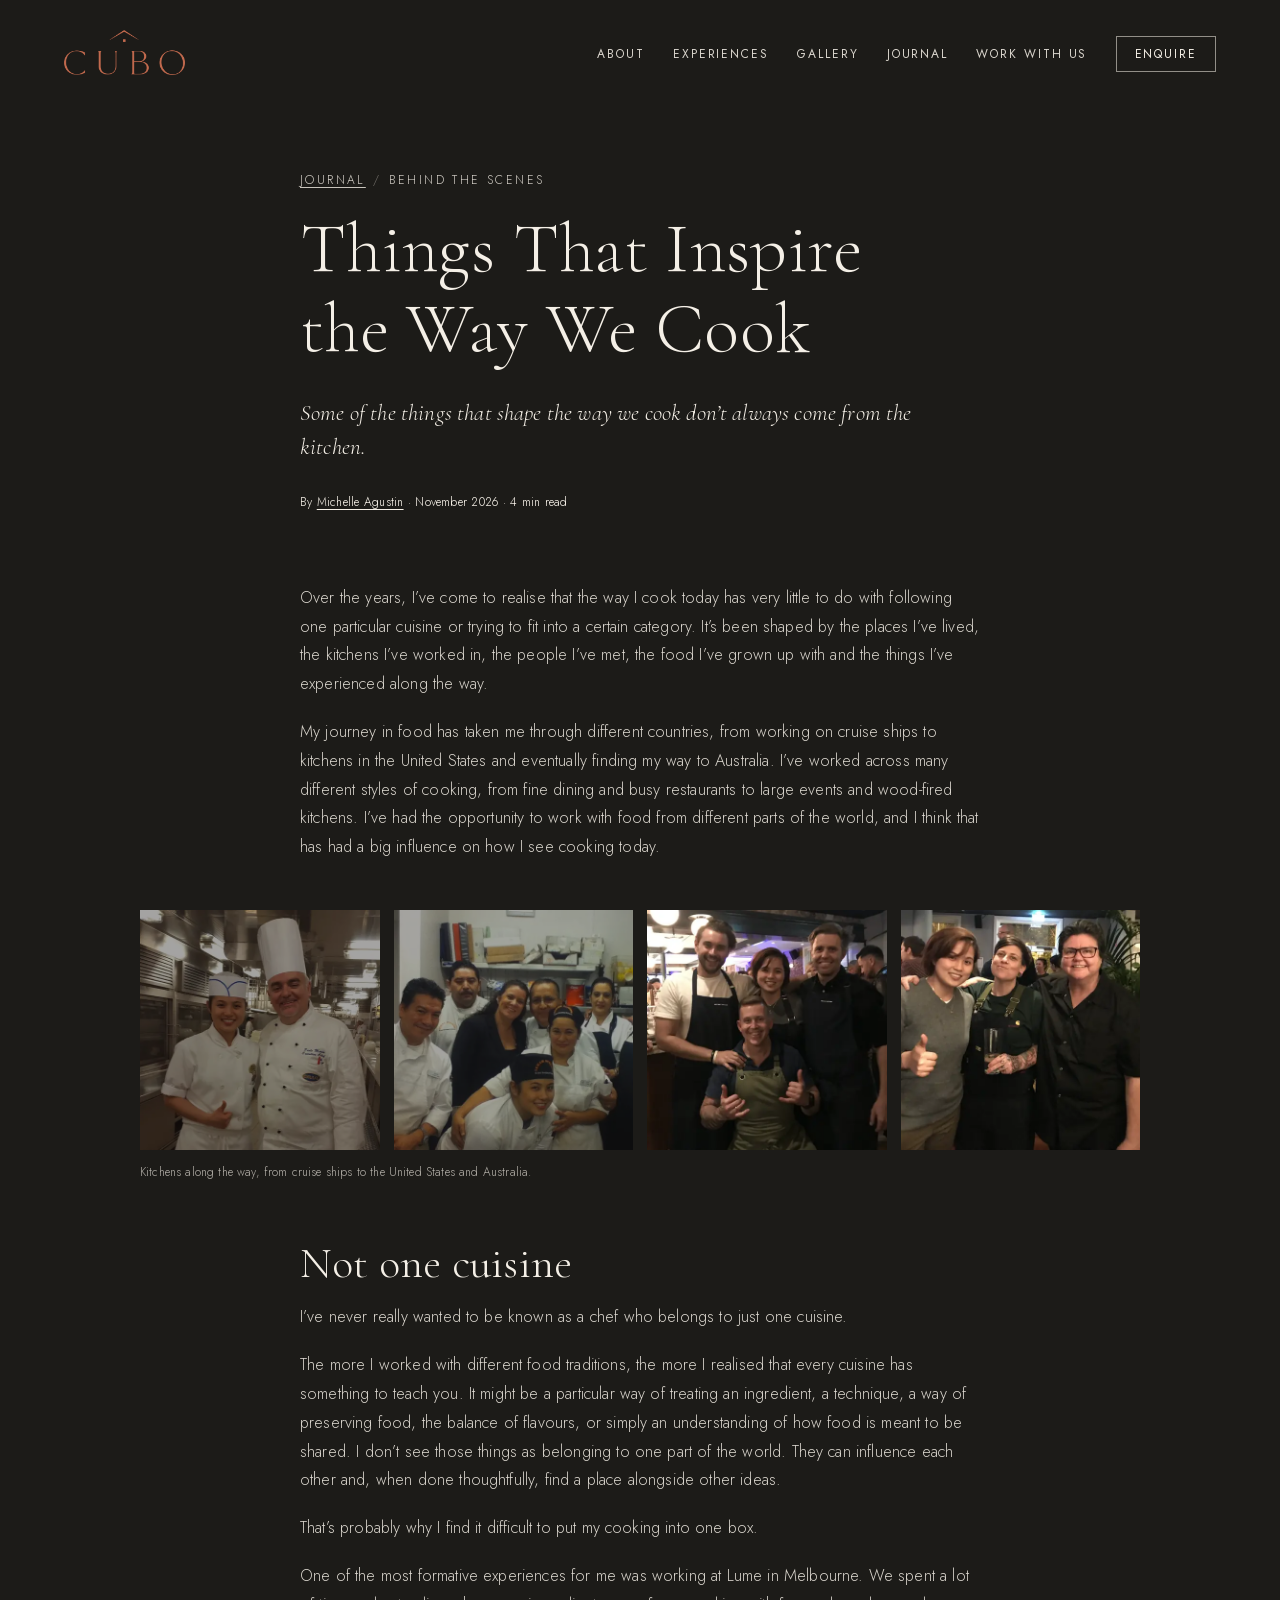
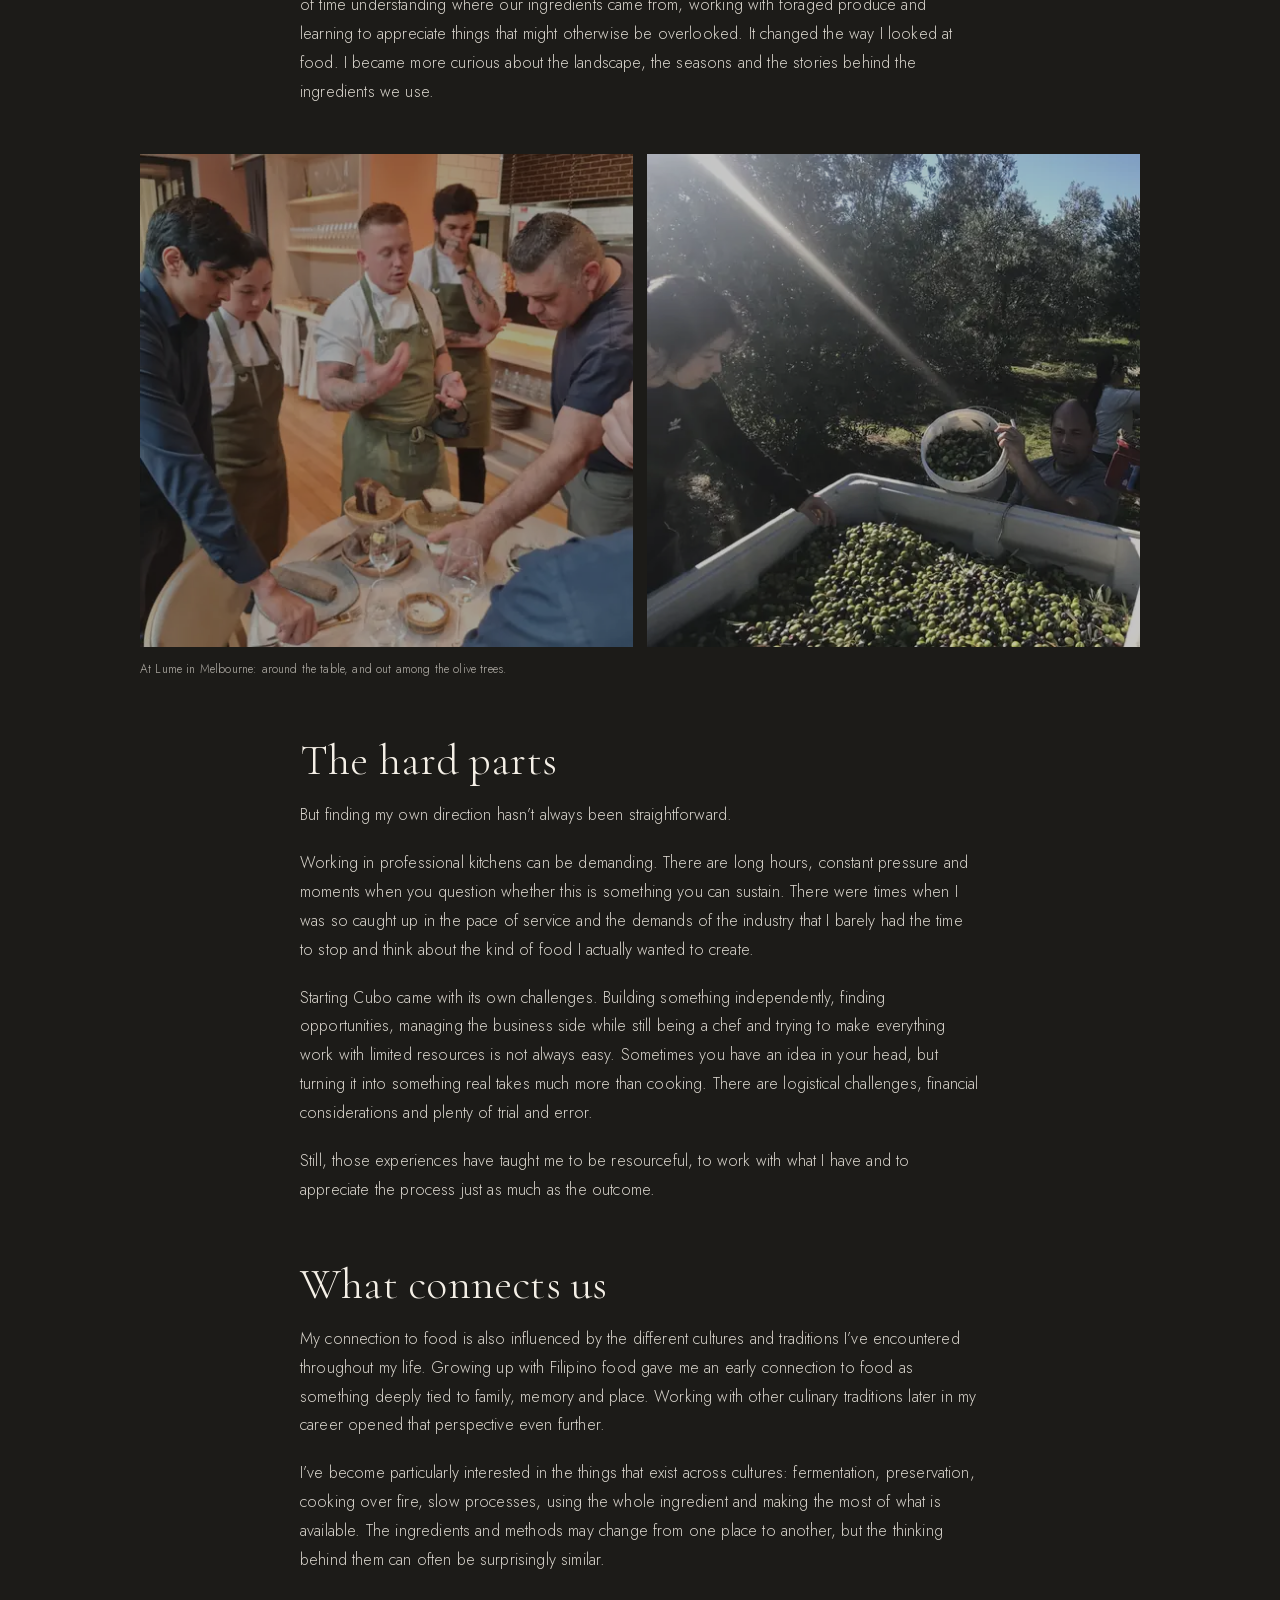
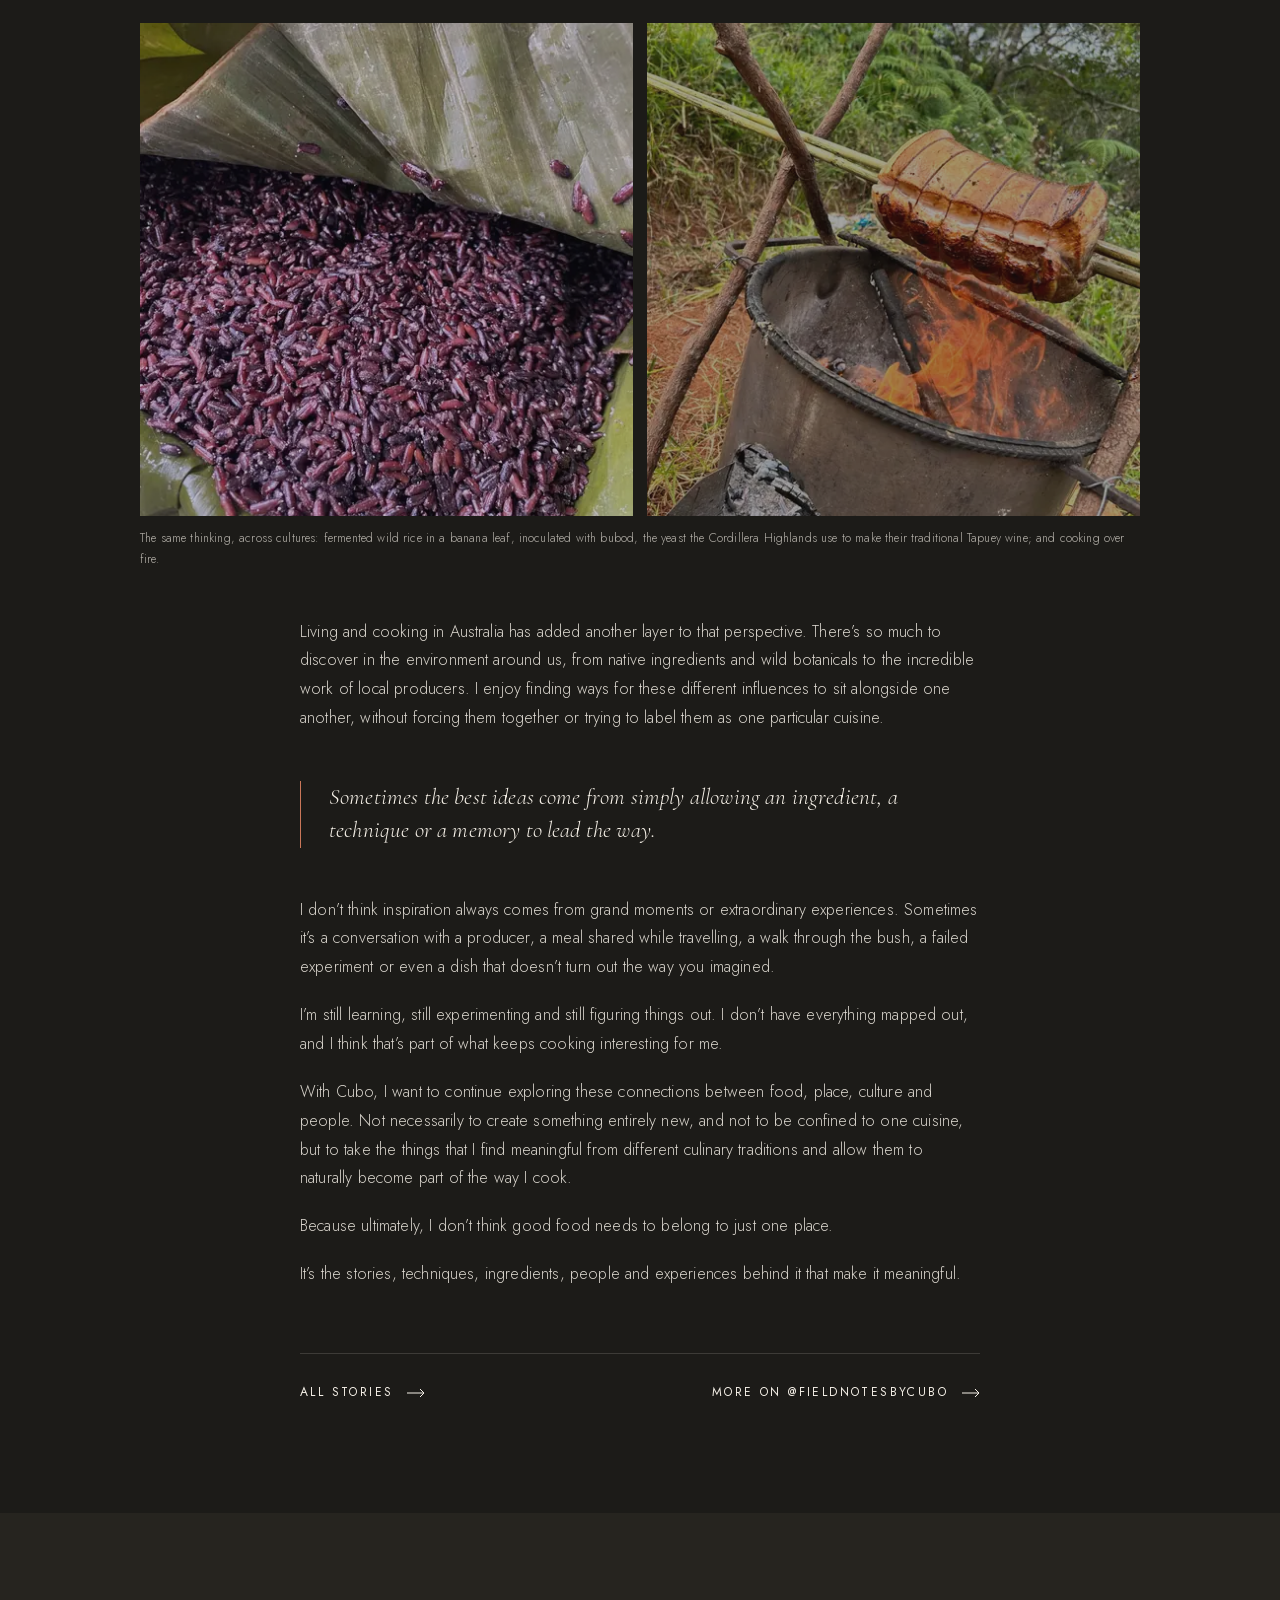
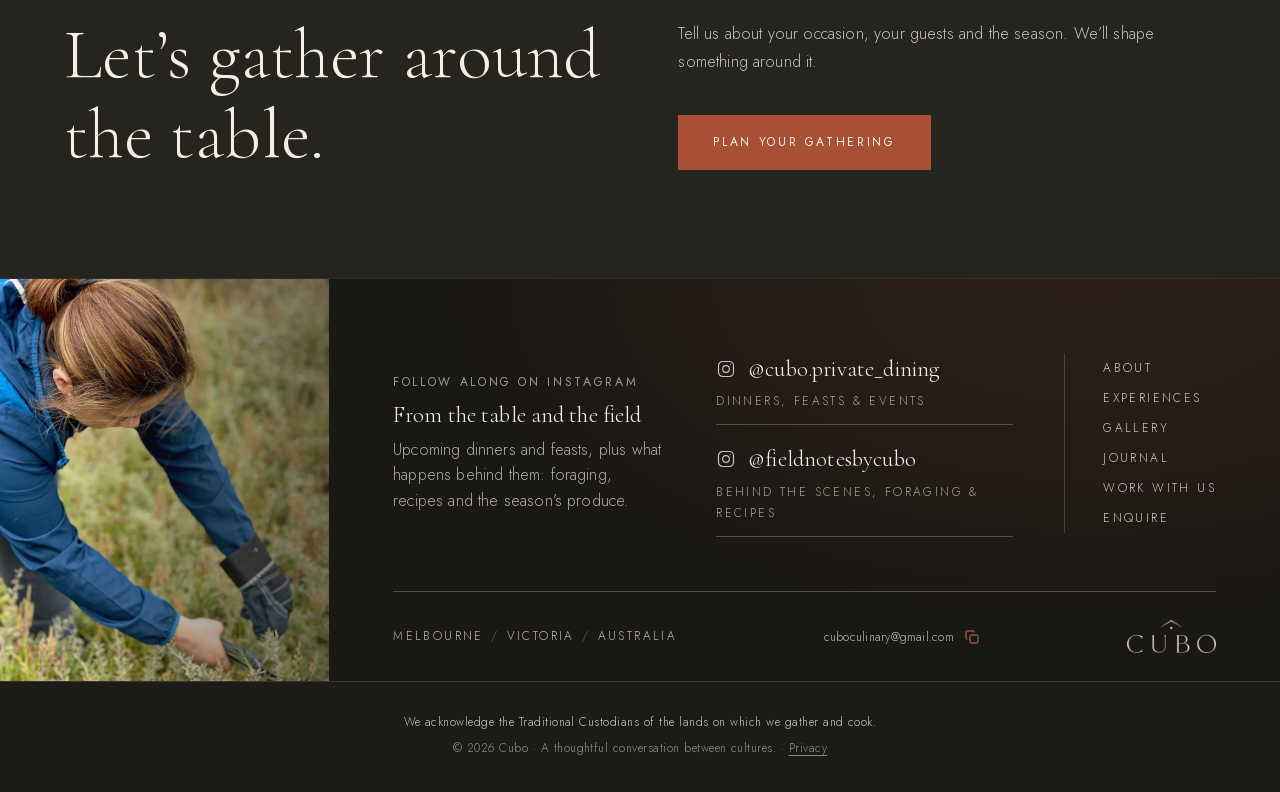
<file: things-that-inspire-the-way-we-cook.html>
<!doctype html>
<html lang="en-AU" class="no-js">
<head>
<meta charset="utf-8">
<meta name="viewport" content="width=device-width, initial-scale=1">
<title>Things That Inspire the Way We Cook — Cubo Journal</title>
<meta name="description" content="Michelle Agustin on the kitchens, cultures and experiences that shape the way Cubo cooks, and why good food doesn’t need to belong to just one place.">
<link rel="canonical" href="https://cuboculinary.com.au/things-that-inspire-the-way-we-cook">
<meta property="og:type" content="article">
<meta property="og:site_name" content="Cubo">
<meta property="og:locale" content="en_AU">
<meta property="og:url" content="https://cuboculinary.com.au/things-that-inspire-the-way-we-cook">
<meta property="og:title" content="Things That Inspire the Way We Cook — Cubo Journal">
<meta property="og:description" content="Michelle Agustin on the kitchens, cultures and experiences that shape the way Cubo cooks, and why good food doesn’t need to belong to just one place.">
<meta property="og:image" content="https://cuboculinary.com.au/images/share-journal-first-post.jpg">
<meta property="og:image:width" content="1200">
<meta property="og:image:height" content="630">
<meta property="og:image:alt" content="A rolled roast over a flaming fire drum outdoors">
<meta name="twitter:card" content="summary_large_image">
<meta name="theme-color" content="#1C1B18">
<link rel="icon" href="images/favicon.svg" type="image/svg+xml">
<link rel="preload" href="fonts/cormorant-garamond-latin.woff2" as="font" type="font/woff2" crossorigin>
<link rel="preload" href="fonts/jost-latin.woff2" as="font" type="font/woff2" crossorigin>
<link rel="stylesheet" href="css/style.css?v=20">
<script defer src="https://cloud.umami.is/script.js" data-website-id="8970d449-7867-4e9a-8093-36ad67cedc68" data-domains="cuboculinary.com.au,cubo-culinary.github.io"></script>
<script type="application/ld+json">
{
  "@context": "https://schema.org",
  "@type": "BlogPosting",
  "headline": "Things That Inspire the Way We Cook",
  "description": "Michelle Agustin on the kitchens, cultures and experiences that shape the way Cubo cooks, and why good food doesn’t need to belong to just one place.",
  "image": "https://cuboculinary.com.au/images/share-journal-first-post.jpg",
  "datePublished": "2026-11-04",
  "inLanguage": "en-AU",
  "mainEntityOfPage": "https://cuboculinary.com.au/things-that-inspire-the-way-we-cook",
  "author": {
    "@type": "Person",
    "name": "Michelle Agustin",
    "url": "https://cuboculinary.com.au/about#michelle"
  },
  "publisher": {
    "@type": "Organization",
    "name": "Cubo",
    "url": "https://cuboculinary.com.au/",
    "logo": {
      "@type": "ImageObject",
      "url": "https://cuboculinary.com.au/images/logo-sienna.png"
    }
  }
}
</script>
</head>
<body>
<a class="skip" href="#main">Skip to content</a>
<header class="site-header">
  <a class="logo" href="./" aria-label="Cubo — home">CUBO</a>
  <nav class="nav" aria-label="Main"><ul><li><a href="about">About</a></li><li><a href="experiences">Experiences</a></li><li><a href="gallery">Gallery</a></li><li><a href="journal">Journal</a></li><li><a href="collaborate">Work with us</a></li><li><a class="nav-cta" href="enquire">Enquire</a></li></ul></nav>
  <button class="menu-toggle" aria-label="Menu" aria-expanded="false"><span></span><span></span></button>
</header>
<main id="main" tabindex="-1">
<section class="page-hero vivid"><div class="wrap post-head">
  <p class="post-meta"><a href="journal">Journal</a><i>/</i>Behind the scenes</p>
  <h1 class="h-xl">Things That Inspire the Way We Cook</h1>
  <p class="lede rv d2">Some of the things that shape the way we cook don’t always come from the kitchen.</p>
  <p class="post-by rv d3">By <a href="about#michelle">Michelle Agustin</a> · November 2026 · 4 min read</p>
</div></section>
<article class="sec pt-0">
  <div class="wrap post">
    <p>Over the years, I’ve come to realise that the way I cook today has very little to do with following one particular cuisine or trying to fit into a certain category. It’s been shaped by the places I’ve lived, the kitchens I’ve worked in, the people I’ve met, the food I’ve grown up with and the things I’ve experienced along the way.</p>
    <p>My journey in food has taken me through different countries, from working on cruise ships to kitchens in the United States and eventually finding my way to Australia. I’ve worked across many different styles of cooking, from fine dining and busy restaurants to large events and wood-fired kitchens. I’ve had the opportunity to work with food from different parts of the world, and I think that has had a big influence on how I see cooking today.</p>
    <figure class="wide"><div class="post-photos four"><div class="dim strong"><img src="images/post-intro-3-1000.webp" srcset="images/post-intro-3-500.webp 500w, images/post-intro-3-1000.webp 1000w" sizes="(max-width: 700px) calc(50vw - 27px), 250px" width="1000" height="1000" alt="Michelle Agustin with the executive chef in a cruise ship kitchen" loading="lazy"></div><div class="dim strong"><img src="images/post-intro-4-690.webp" srcset="images/post-intro-4-500.webp 500w, images/post-intro-4-690.webp 690w" sizes="(max-width: 700px) calc(50vw - 27px), 250px" width="690" height="690" alt="Michelle Agustin with a kitchen team in chef’s whites" loading="lazy"></div><div class=""><img src="images/post-intro-1-1000.webp" srcset="images/post-intro-1-500.webp 500w, images/post-intro-1-1000.webp 1000w" sizes="(max-width: 700px) calc(50vw - 27px), 250px" width="1000" height="1000" alt="Michelle Agustin with three chefs in aprons at a busy restaurant" loading="lazy"></div><div class=""><img src="images/post-intro-2-1000.webp" srcset="images/post-intro-2-500.webp 500w, images/post-intro-2-1000.webp 1000w" sizes="(max-width: 700px) calc(50vw - 27px), 250px" width="1000" height="1000" alt="Michelle Agustin with two fellow chefs at an industry gathering" loading="lazy"></div></div><figcaption>Kitchens along the way, from cruise ships to the United States and Australia.</figcaption></figure>

    <h2>Not one cuisine</h2>
    <p>I’ve never really wanted to be known as a chef who belongs to just one cuisine.</p>
    <p>The more I worked with different food traditions, the more I realised that every cuisine has something to teach you. It might be a particular way of treating an ingredient, a technique, a way of preserving food, the balance of flavours, or simply an understanding of how food is meant to be shared. I don’t see those things as belonging to one part of the world. They can influence each other and, when done thoughtfully, find a place alongside other ideas.</p>
    <p>That’s probably why I find it difficult to put my cooking into one box.</p>
    <p>One of the most formative experiences for me was working at Lume in Melbourne. We spent a lot of time understanding where our ingredients came from, working with foraged produce and learning to appreciate things that might otherwise be overlooked. It changed the way I looked at food. I became more curious about the landscape, the seasons and the stories behind the ingredients we use.</p>
    <figure class="wide"><div class="post-photos"><div class="dim strong"><img src="images/post-lume-1000.webp" srcset="images/post-lume-500.webp 500w, images/post-lume-1000.webp 1000w" sizes="(max-width: 700px) calc(50vw - 27px), 500px" width="1000" height="1000" alt="Chefs and staff gathered around a table as a chef explains the dishes" loading="lazy"></div><div class="dim"><img src="images/post-lume-foraging-1000.webp" srcset="images/post-lume-foraging-500.webp 500w, images/post-lume-foraging-1000.webp 1000w" sizes="(max-width: 700px) calc(50vw - 27px), 500px" width="1000" height="1000" alt="Michelle Agustin and others tipping freshly picked olives into a crate in an olive grove" loading="lazy"></div></div><figcaption>At Lume in Melbourne: around the table, and out among the olive trees.</figcaption></figure>

    <h2>The hard parts</h2>
    <p>But finding my own direction hasn’t always been straightforward.</p>
    <p>Working in professional kitchens can be demanding. There are long hours, constant pressure and moments when you question whether this is something you can sustain. There were times when I was so caught up in the pace of service and the demands of the industry that I barely had the time to stop and think about the kind of food I actually wanted to create.</p>
    <p>Starting Cubo came with its own challenges. Building something independently, finding opportunities, managing the business side while still being a chef and trying to make everything work with limited resources is not always easy. Sometimes you have an idea in your head, but turning it into something real takes much more than cooking. There are logistical challenges, financial considerations and plenty of trial and error.</p>
    <p>Still, those experiences have taught me to be resourceful, to work with what I have and to appreciate the process just as much as the outcome.</p>

    <h2>What connects us</h2>
    <p>My connection to food is also influenced by the different cultures and traditions I’ve encountered throughout my life. Growing up with Filipino food gave me an early connection to food as something deeply tied to family, memory and place. Working with other culinary traditions later in my career opened that perspective even further.</p>
    <p>I’ve become particularly interested in the things that exist across cultures: fermentation, preservation, cooking over fire, slow processes, using the whole ingredient and making the most of what is available. The ingredients and methods may change from one place to another, but the thinking behind them can often be surprisingly similar.</p>
    <figure class="wide"><div class="post-photos"><div class="dim"><img src="images/post-what-connect-1-1000.webp" srcset="images/post-what-connect-1-500.webp 500w, images/post-what-connect-1-1000.webp 1000w" sizes="(max-width: 700px) calc(50vw - 27px), 500px" width="1000" height="1000" alt="Fermented wild rice on a banana leaf" loading="lazy"></div><div class="dim strong"><img src="images/post-what-connect-2-1000.webp" srcset="images/post-what-connect-2-500.webp 500w, images/post-what-connect-2-1000.webp 1000w" sizes="(max-width: 700px) calc(50vw - 27px), 500px" width="1000" height="1000" alt="A rolled roast over a flaming fire drum outdoors" loading="lazy"></div></div><figcaption>The same thinking, across cultures: fermented wild rice in a banana leaf, inoculated with bubod, the yeast the Cordillera Highlands use to make their traditional Tapuey wine; and cooking over fire.</figcaption></figure>
    <p>Living and cooking in Australia has added another layer to that perspective. There’s so much to discover in the environment around us, from native ingredients and wild botanicals to the incredible work of local producers. I enjoy finding ways for these different influences to sit alongside one another, without forcing them together or trying to label them as one particular cuisine.</p>
    <blockquote>Sometimes the best ideas come from simply allowing an ingredient, a technique or a memory to lead the way.</blockquote>
    <p>I don’t think inspiration always comes from grand moments or extraordinary experiences. Sometimes it’s a conversation with a producer, a meal shared while travelling, a walk through the bush, a failed experiment or even a dish that doesn’t turn out the way you imagined.</p>
    <p>I’m still learning, still experimenting and still figuring things out. I don’t have everything mapped out, and I think that’s part of what keeps cooking interesting for me.</p>
    <p>With Cubo, I want to continue exploring these connections between food, place, culture and people. Not necessarily to create something entirely new, and not to be confined to one cuisine, but to take the things that I find meaningful from different culinary traditions and allow them to naturally become part of the way I cook.</p>
    <p>Because ultimately, I don’t think good food needs to belong to just one place.</p>
    <p>It’s the stories, techniques, ingredients, people and experiences behind it that make it meaningful.</p>
    <div class="post-end">
      <a class="link-arrow" href="journal">All stories <svg viewBox="0 0 18 10" fill="none" stroke="currentColor" stroke-width="1"><path d="M0 5h17M13 1l4 4-4 4"/></svg></a>
      <a class="link-arrow" href="https://www.instagram.com/fieldnotesbycubo/" target="_blank" rel="noopener">More on @fieldnotesbycubo <svg viewBox="0 0 18 10" fill="none" stroke="currentColor" stroke-width="1"><path d="M0 5h17M13 1l4 4-4 4"/></svg></a>
    </div>
  </div>
</article>
<section class="cta dark-soft"><div class="wrap rv"><h2 class="h-lg">Let’s gather around the table.</h2><p>Tell us about your occasion, your guests and the season. We’ll shape something around it.</p><a class="btn" href="enquire">Plan your gathering</a></div></section>
</main>
<footer class="site-footer">
  <div class="foot-grid">
    <div class="foot-img" style="--bg:url('../images/forage-1200.webp')" role="img" aria-label="Michelle Agustin foraging wild greens by hand in low coastal scrub"></div>
    <div class="foot-main">
      <div class="foot-top">
        <div><span class="eyebrow foot-kicker">Follow along on Instagram</span><h2>From the table and the field</h2><p>Upcoming dinners and feasts, plus what happens behind them: foraging, recipes and the season’s produce.</p></div>
        <ul class="ig-links"><li><a href="https://www.instagram.com/cubo.private_dining/" target="_blank" rel="noopener"><span><svg class="ig-icon" role="img" aria-label="Instagram" width="20" height="20" viewBox="0 0 24 24" fill="none" stroke="currentColor" stroke-width="1.4"><rect x="3" y="3" width="18" height="18" rx="5"/><circle cx="12" cy="12" r="4"/><circle cx="17.5" cy="6.5" r=".6" fill="currentColor" stroke="none"/></svg>@cubo.private_dining</span><small>Dinners, feasts &amp; events</small></a></li><li><a href="https://www.instagram.com/fieldnotesbycubo/" target="_blank" rel="noopener"><span><svg class="ig-icon" role="img" aria-label="Instagram" width="20" height="20" viewBox="0 0 24 24" fill="none" stroke="currentColor" stroke-width="1.4"><rect x="3" y="3" width="18" height="18" rx="5"/><circle cx="12" cy="12" r="4"/><circle cx="17.5" cy="6.5" r=".6" fill="currentColor" stroke="none"/></svg>@fieldnotesbycubo</span><small>Behind the scenes, foraging &amp; recipes</small></a></li></ul>
        <div class="foot-links"><ul><li><a href="about">About</a></li><li><a href="experiences">Experiences</a></li><li><a href="gallery">Gallery</a></li><li><a href="journal">Journal</a></li><li><a href="collaborate">Work with us</a></li><li><a href="enquire">Enquire</a></li></ul></div>
      </div>
      <div class="foot-bottom">
        <div class="loc">Melbourne<i>/</i>Victoria<i>/</i>Australia</div>
        <span><a class="foot-email" href="mailto:cuboculinary@gmail.com">cuboculinary@gmail.com</a><button class="copy-btn" type="button" data-copy="cuboculinary@gmail.com" aria-label="Copy email address" title="Copy email address"><svg width="16" height="16" viewBox="0 0 24 24" fill="none" stroke="currentColor" stroke-width="1.5" aria-hidden="true"><rect x="9" y="9" width="12" height="12" rx="2"/><path d="M5 15H4a1 1 0 0 1-1-1V4a1 1 0 0 1 1-1h10a1 1 0 0 1 1 1v1"/></svg></button></span>
        <div class="logo" aria-hidden="true">CUBO</div>
      </div>
    </div>
  </div>
  <div class="wrap copy"><p class="ack">We acknowledge the Traditional Custodians of the lands on which we gather and cook.</p>© 2026 Cubo · A thoughtful conversation between cultures. · <a href="privacy">Privacy</a></div>
</footer>
<script src="js/main.js?v=6"></script>
</body>
</html>
</file>
<file: css/style.css>
/* ==========================================================
   CUBO — Fluid dining. Shaped by fire, season and place.
   Palette from the brand guide:
   Ivory #F4EFE6 · Charcoal #1C1B18 · Burnt Sienna #A94F36
   Powder Blue #8FA5A8 · Olive #6B6F4A
   ========================================================== */

/* Fonts, self-hosted (SIL Open Font License, see fonts/*-OFL.txt). Variable files: one per style and character set. */
@font-face { font-family: 'Cormorant Garamond'; font-style: italic; font-weight: 300 400; font-display: swap; src: url(../fonts/cormorant-garamond-italic-latin-ext.woff2) format('woff2'); unicode-range: U+0100-02BA, U+02BD-02C5, U+02C7-02CC, U+02CE-02D7, U+02DD-02FF, U+0304, U+0308, U+0329, U+1D00-1DBF, U+1E00-1E9F, U+1EF2-1EFF, U+2020, U+20A0-20AB, U+20AD-20C4, U+2113, U+2C60-2C7F, U+A720-A7FF; }
@font-face { font-family: 'Cormorant Garamond'; font-style: italic; font-weight: 300 400; font-display: swap; src: url(../fonts/cormorant-garamond-italic-latin.woff2) format('woff2'); unicode-range: U+0000-00FF, U+0131, U+0152-0153, U+02BB-02BC, U+02C6, U+02DA, U+02DC, U+0304, U+0308, U+0329, U+2000-206F, U+20AC, U+2122, U+2191, U+2193, U+2212, U+2215, U+FEFF, U+FFFD; }
@font-face { font-family: 'Cormorant Garamond'; font-style: normal; font-weight: 300 400; font-display: swap; src: url(../fonts/cormorant-garamond-latin-ext.woff2) format('woff2'); unicode-range: U+0100-02BA, U+02BD-02C5, U+02C7-02CC, U+02CE-02D7, U+02DD-02FF, U+0304, U+0308, U+0329, U+1D00-1DBF, U+1E00-1E9F, U+1EF2-1EFF, U+2020, U+20A0-20AB, U+20AD-20C4, U+2113, U+2C60-2C7F, U+A720-A7FF; }
@font-face { font-family: 'Cormorant Garamond'; font-style: normal; font-weight: 300 400; font-display: swap; src: url(../fonts/cormorant-garamond-latin.woff2) format('woff2'); unicode-range: U+0000-00FF, U+0131, U+0152-0153, U+02BB-02BC, U+02C6, U+02DA, U+02DC, U+0304, U+0308, U+0329, U+2000-206F, U+20AC, U+2122, U+2191, U+2193, U+2212, U+2215, U+FEFF, U+FFFD; }
@font-face { font-family: 'Jost'; font-style: normal; font-weight: 300 500; font-display: swap; src: url(../fonts/jost-latin-ext.woff2) format('woff2'); unicode-range: U+0100-02BA, U+02BD-02C5, U+02C7-02CC, U+02CE-02D7, U+02DD-02FF, U+0304, U+0308, U+0329, U+1D00-1DBF, U+1E00-1E9F, U+1EF2-1EFF, U+2020, U+20A0-20AB, U+20AD-20C4, U+2113, U+2C60-2C7F, U+A720-A7FF; }
@font-face { font-family: 'Jost'; font-style: normal; font-weight: 300 500; font-display: swap; src: url(../fonts/jost-latin.woff2) format('woff2'); unicode-range: U+0000-00FF, U+0131, U+0152-0153, U+02BB-02BC, U+02C6, U+02DA, U+02DC, U+0304, U+0308, U+0329, U+2000-206F, U+20AC, U+2122, U+2191, U+2193, U+2212, U+2215, U+FEFF, U+FFFD; }


:root {
  --ivory: #F4EFE6;
  --charcoal: #1C1B18;
  --charcoal-soft: #26241F;
  --sienna: #A94F36;
  --sienna-light: #CA7759;
  --blue: #8FA5A8;
  --olive: #6B6F4A;
  --olive-deep: #4A4D33;

  --serif: "Cormorant Garamond", "Cormorant", Georgia, serif;
  --sans: "Jost", "Helvetica Neue", Arial, sans-serif;

  /* Type scale: five sizes. --fs-sm is also the minimum text size. */
  --fs-xl: clamp(40px, 5.6vw, 76px);   /* page and hero titles */
  --fs-lg: clamp(30px, 3.4vw, 46px);   /* section headings, quote */
  --fs-md: clamp(20px, 1.8vw, 25px);   /* lede, taglines, sub-headings */
  --fs-body: 16px;                     /* running text, inputs */
  --fs-sm: 12px;                       /* labels, nav, buttons, captions */

  --gutter: clamp(20px, 5vw, 72px);
  --max: 1240px;
  --ease: cubic-bezier(.22,.61,.36,1);
}

*, *::before, *::after { box-sizing: border-box; }
html { scroll-behavior: smooth; -webkit-text-size-adjust: 100%; }
body {
  margin: 0;
  background: var(--charcoal);
  color: var(--ivory);
  font-family: var(--sans);
  font-weight: 300;
  font-size: var(--fs-body);
  line-height: 1.75;
  letter-spacing: .01em;
  -webkit-font-smoothing: antialiased;
  text-rendering: optimizeLegibility;
}
img { max-width: 100%; display: block; }
a { color: inherit; text-decoration: none; }
p a:not([class]) { text-decoration: underline; text-underline-offset: 3px; }
ul { list-style: none; margin: 0; padding: 0; }
h1, h2, h3, h4 { font-family: var(--serif); font-weight: 300; line-height: 1.12; margin: 0; letter-spacing: .005em; }
p { margin: 0 0 1.2em; }
::selection { background: var(--sienna); color: var(--ivory); }
:focus-visible { outline: 2px solid var(--sienna-light); outline-offset: 4px; }
.light :focus-visible { outline-color: var(--sienna); }
main:focus { outline: none; }

.wrap { width: 100%; max-width: calc(var(--max) + var(--gutter) * 2); margin: 0 auto; padding: 0 var(--gutter); }
.skip { position: absolute; left: -999px; top: 0; background: var(--ivory); color: var(--charcoal); padding: 10px 16px; z-index: 200; }
.skip:focus { left: 12px; top: 12px; }

/* ---------- Typographic atoms ---------- */
.eyebrow {
  font-family: var(--sans);
  font-size: var(--fs-sm);
  font-weight: 400;
  letter-spacing: .22em;
  text-transform: uppercase;
  margin: 0 0 22px;
  display: block;
}
.eyebrow.accent { color: var(--sienna-light); }
.h-xl { font-size: var(--fs-xl); }
.h-lg { font-size: var(--fs-lg); }
.rule { width: 34px; height: 1px; background: currentColor; opacity: .55; margin: 28px 0; border: 0; }
.rule.sienna { background: var(--sienna); opacity: 1; }
.lede { font-family: var(--serif); font-size: var(--fs-md); line-height: 1.5; font-style: italic; opacity: .92; }
.muted { opacity: .72; }
.note { font-size: var(--fs-sm); opacity: .6; letter-spacing: .02em; }

.link-arrow {
  display: inline-flex; align-items: center; gap: 14px;
  font-size: var(--fs-sm); letter-spacing: .2em; text-transform: uppercase; font-weight: 400;
  padding-bottom: 6px; border-bottom: 1px solid transparent;
  transition: gap .4s var(--ease), border-color .4s var(--ease);
}
.link-arrow svg { width: 18px; height: 10px; transition: transform .4s var(--ease); }
.link-arrow:hover { gap: 20px; border-color: currentColor; }
.link-arrow + .link-arrow { margin-left: 28px; }
.link-row { display: flex; flex-wrap: wrap; gap: 12px 28px; }
.link-row .link-arrow + .link-arrow { margin-left: 0; }

.btn {
  display: inline-block; padding: 16px 34px; font-size: var(--fs-sm); letter-spacing: .22em; text-transform: uppercase;
  font-weight: 400; background: var(--sienna); color: var(--ivory); border: 1px solid var(--sienna);
  transition: background .4s var(--ease), color .4s var(--ease), border-color .4s var(--ease);
  cursor: pointer; font-family: var(--sans);
}
.btn:hover { background: transparent; color: var(--ivory); border-color: var(--ivory); }
.light .btn:hover { color: var(--charcoal); border-color: var(--charcoal); }

/* ---------- Header ---------- */
.site-header {
  position: fixed; inset: 0 0 auto 0; z-index: 100;
  padding: 30px var(--gutter);
  /* line the logo and nav up with .wrap content edges on wide screens */
  padding-inline: max(var(--gutter), calc((100% - var(--max)) / 2));
  display: grid; grid-template-columns: 1fr auto; align-items: center; gap: 24px;
  transition: background .5s var(--ease), padding .5s var(--ease), backdrop-filter .5s var(--ease);
}
.site-header.scrolled { background: rgba(28,27,24,.92); backdrop-filter: blur(10px); -webkit-backdrop-filter: blur(10px); padding-top: 18px; padding-bottom: 18px; }
.logo { display: block; width: clamp(104px, 9.5vw, 138px); aspect-ratio: 1241 / 460; background: url(../images/logo-sienna-420.webp) center / contain no-repeat; font-size: 0; justify-self: start; overflow: hidden; text-indent: -9999px; }
.nav ul { display: flex; gap: clamp(18px, 2.2vw, 38px); white-space: nowrap; }
.nav a {
  font-size: var(--fs-sm); letter-spacing: .16em; text-transform: uppercase; font-weight: 400;
  padding: 8px 0; position: relative; opacity: .88; transition: opacity .3s;
}
.nav a:hover, .nav a[aria-current="page"] { opacity: 1; }
.nav a::after { content: ""; position: absolute; left: 0; right: 0; bottom: 0; height: 1px; background: var(--ivory); transform: scaleX(0); transform-origin: left; transition: transform .45s var(--ease); }
.nav a:hover::after, .nav a[aria-current="page"]::after { transform: scaleX(1); }
.nav a.nav-cta { padding: 8px 18px; border: 1px solid rgba(244,239,230,.55); opacity: 1; transition: background .3s, border-color .3s; }
.nav a.nav-cta::after { display: none; }
.nav a.nav-cta:hover, .nav a.nav-cta[aria-current="page"] { background: var(--sienna); border-color: var(--sienna); }
.menu-toggle { display: none; justify-self: end; background: none; border: 0; color: var(--ivory); cursor: pointer; padding: 8px; }
.menu-toggle span { display: block; width: 26px; height: 1px; background: currentColor; margin: 7px 0; transition: transform .4s var(--ease), opacity .3s; }
.menu-open .menu-toggle span:nth-child(1) { transform: translateY(4px) rotate(45deg); }
.menu-open .menu-toggle span:nth-child(2) { transform: translateY(-4px) rotate(-45deg); }

@media (max-width: 980px) {
  .menu-toggle { display: block; }
  .nav {
    position: fixed; inset: 0; background: var(--charcoal); display: flex; align-items: center; justify-content: center;
    opacity: 0; visibility: hidden; pointer-events: none; transition: opacity .5s var(--ease), visibility 0s .5s; z-index: -1;
  }
  /* visibility keeps the closed menu's links out of the keyboard order */
  .menu-open .nav { opacity: 1; visibility: visible; pointer-events: auto; transition: opacity .5s var(--ease); }
  .nav ul { flex-direction: column; align-items: center; gap: 8px; }
  .nav a { font-family: var(--serif); font-size: var(--fs-lg); letter-spacing: .04em; text-transform: none; font-weight: 300; }
  /* In the menu overlay, Enquire matches the site's .btn instead of a boxed serif link */
  .nav a.nav-cta { display: inline-block; margin-top: 28px; padding: 16px 34px; font-family: var(--sans); font-size: var(--fs-sm); letter-spacing: .22em; text-transform: uppercase; font-weight: 400; background: var(--sienna); border-color: var(--sienna); }
  .menu-open { overflow: hidden; }
  /* backdrop-filter would make the header the containing block and clip the fixed full-screen menu */
  .site-header.scrolled { backdrop-filter: none; -webkit-backdrop-filter: none; }
}

/* ---------- Hero ---------- */
.hero { position: relative; min-height: min(92vh, 860px); display: flex; align-items: center; background: #0f0e0c; overflow: hidden; }
.hero-img {
  position: absolute; inset: 0; background: var(--bg) 75% 30% / cover;
  transform: scale(1.06); animation: heroIn 2.4s var(--ease) forwards;
}
.hero::after {
  content: ""; position: absolute; inset: 0;
  background:
    linear-gradient(90deg, rgba(14,13,11,.94) 0%, rgba(14,13,11,.8) 36%, rgba(14,13,11,.2) 68%, rgba(14,13,11,.25) 100%),
    linear-gradient(180deg, rgba(14,13,11,.7) 0%, rgba(14,13,11,0) 22%, rgba(14,13,11,0) 70%, rgba(28,27,24,.9) 100%);
}
.hero .wrap { position: relative; z-index: 2; padding-top: 120px; padding-bottom: 80px; }
.hero-copy { max-width: 820px; }
.hero h1 { font-size: var(--fs-xl); margin-bottom: 0; }
.hero p.sub { line-height: 1.8; max-width: 400px; opacity: .92; margin-bottom: 40px; }
.hero-actions { display: flex; flex-wrap: wrap; align-items: center; gap: 18px 32px; }
@keyframes heroIn { to { transform: scale(1); } }
@media (max-width: 700px) {
  .hero::after { background: linear-gradient(180deg, rgba(14,13,11,.8) 0%, rgba(14,13,11,.7) 55%, rgba(28,27,24,.95) 100%); }
}

.page-hero { position: relative; padding: 210px 0 110px; background: var(--charcoal); overflow: hidden; }
.page-hero.with-img::before { content: ""; position: absolute; inset: 0; background: var(--bg) center/cover; opacity: .38; }
.page-hero.with-img::after { content: ""; position: absolute; inset: 0; background: linear-gradient(180deg, rgba(28,27,24,.55), var(--charcoal)); }
.page-hero.vivid { padding: 170px 0 56px; }
.page-hero.vivid::before { opacity: .6; }
.page-hero .wrap { position: relative; z-index: 2; }
.page-hero h1 { max-width: 900px; text-wrap: balance; }
.page-hero p.lede { max-width: 620px; margin-top: 26px; }
.jump { display: flex; flex-wrap: wrap; gap: 0 28px; margin-top: 32px; }
.jump a { padding-block: 8px; font-size: var(--fs-sm); letter-spacing: .2em; text-transform: uppercase; opacity: .75; transition: opacity .3s; }
.jump a:hover { opacity: 1; }

/* ---------- Sections ---------- */
section { position: relative; }
.sec { padding: clamp(72px, 8vw, 112px) 0; }
.sec.sec-m { padding: clamp(56px, 6vw, 88px) 0; }
.light { background: var(--ivory); color: var(--charcoal); }
.paper {
  background-color: var(--ivory);
  background-image: url("data:image/svg+xml;utf8,<svg xmlns='http://www.w3.org/2000/svg' width='220' height='220'><filter id='n'><feTurbulence type='fractalNoise' baseFrequency='.9' numOctaves='2' stitchTiles='stitch'/><feColorMatrix values='0 0 0 0 .45  0 0 0 0 .38  0 0 0 0 .28  0 0 0 .09 0'/></filter><rect width='100%' height='100%' filter='url(%23n)'/></svg>");
}
.dark-soft { background: var(--charcoal-soft); }
.light .eyebrow { color: var(--charcoal); }

/* Philosophy (home) */
.philosophy { padding: clamp(60px, 7vw, 96px) 0; }
.phil-grid { display: grid; grid-template-columns: 1fr 1.15fr .95fr; gap: clamp(30px, 4vw, 70px); align-items: center; }
.collage { position: relative; aspect-ratio: 1 / .93; }
.collage .a { position: absolute; left: 0; top: 0; width: 70%; height: 82%; object-fit: cover; }
.collage .b { position: absolute; right: 2%; top: 0; width: 30%; height: 54%; object-fit: cover; z-index: 2; }
.collage .c { position: absolute; right: 12%; bottom: 0; width: 38%; height: 50%; object-fit: cover; z-index: 3; }
.phil-text h2 { font-size: var(--fs-lg); }
.phil-text p { opacity: .8; }
.pillars { border-left: 1px solid rgba(28,27,24,.18); padding-left: clamp(24px, 3vw, 46px); display: grid; gap: 28px; }
.pillar { display: block; }
.pillar h3 { font-family: var(--sans); font-size: var(--fs-sm); letter-spacing: .2em; text-transform: uppercase; font-weight: 500; margin-bottom: 6px; }
.pillar p { margin: 0; line-height: 1.6; opacity: .7; }
@media (max-width: 980px) {
  .phil-grid { grid-template-columns: 1fr; }
  .pillars { border-left: 0; padding-left: 0; border-top: 1px solid rgba(28,27,24,.18); padding-top: 32px; grid-template-columns: 1fr 1fr; }
}
@media (max-width: 560px) { .pillars { grid-template-columns: 1fr; } }

/* Experiences strip (home) */
.exp-grid { display: grid; gap: clamp(36px, 4vw, 56px); }
.exp-head { display: grid; grid-template-columns: 1fr 1fr; gap: 24px clamp(30px, 5vw, 80px); align-items: end; }
.exp-head :where(p) { margin: 0; }
@media (max-width: 860px) { .exp-head { grid-template-columns: 1fr; } }
.exp-cards { display: grid; grid-template-columns: repeat(3, 1fr); gap: clamp(14px, 1.6vw, 26px); }
.card { display: block; }
.card .ph { overflow: hidden; aspect-ratio: 1 / 1.02; background: #111; }
.card img { width: 100%; height: 100%; object-fit: cover; transition: transform 1.2s var(--ease), filter .6s; filter: saturate(.95); }
.card:hover img { transform: scale(1.05); filter: saturate(1.1); }
.card h3 { font-family: var(--sans); font-size: var(--fs-sm); letter-spacing: .2em; text-transform: uppercase; font-weight: 400; margin: 20px 0 8px; }
.card p { line-height: 1.55; opacity: .7; margin: 0; }
@media (max-width: 760px) { .exp-cards { grid-template-columns: 1fr; } }
@media (max-width: 520px) { .exp-cards { gap: 22px 12px; } }

/* Intro / quote */
.intro { display: grid; grid-template-columns: 1fr 1.2fr; gap: clamp(30px, 6vw, 100px); align-items: start; }
.intro p { opacity: .85; }
@media (max-width: 900px) { .intro { grid-template-columns: 1fr; } }
.quote-band { padding: clamp(80px, 9vw, 128px) 0; text-align: center; background: var(--olive-deep); isolation: isolate; overflow: hidden; }
.quote-band::before { content: ""; position: absolute; inset: 0; background: var(--bg) center/cover; opacity: .22; z-index: -1; mix-blend-mode: luminosity; }
/* phones load the smaller photo when a section provides one */
@media (max-width: 860px) { .hero-img, .page-hero.with-img::before, .quote-band::before { background-image: var(--bg-sm, var(--bg)); } }
.quote-band blockquote { margin: 0 auto; max-width: 860px; font-family: var(--serif); font-size: var(--fs-lg); line-height: 1.3; font-weight: 300; font-style: italic; }

/* Photo strip (about) */
.photo-strip { padding-bottom: clamp(40px, 5vw, 72px); }
.photo-strip .wrap { display: grid; grid-template-columns: repeat(3, 1fr); gap: clamp(10px, 1.6vw, 22px); }
.photo-strip img { width: 100%; height: auto; aspect-ratio: 1; object-fit: cover; filter: brightness(.8); }
@media (max-width: 560px) { .photo-strip .wrap { grid-template-columns: 1fr 1fr; } .photo-strip img:last-child { display: none; } }

/* Split rows (experiences, about) */
.row { display: grid; grid-template-columns: 1fr 1fr; gap: clamp(36px, 7vw, 120px); align-items: center; padding-block: clamp(50px, 6vw, 90px); }
.row.plain { border: 0; padding-block: 0; grid-template-columns: 5fr 7fr; }
.row + .row { border-top: 1px solid rgba(244,239,230,.12); }
.row.flip .row-img { order: 2; }
.row-img { overflow: hidden; aspect-ratio: 4 / 4.6; position: relative; }
.row-img img { width: 100%; height: 100%; object-fit: cover; transition: transform 1.6s var(--ease); }
.row:hover .row-img img, .row-pair article:hover .row-img img { transform: scale(1.03); }
.row-img.sq { aspect-ratio: 1; }
/* calms photos that are too bright against the dark page */
.dim { position: relative; }
.dim::after { content: ""; position: absolute; inset: 0; background: rgba(28,27,24,.25); pointer-events: none; }
.dim.strong::after { background: rgba(28,27,24,.4); }
.row h2, .row-pair h2 { font-size: var(--fs-lg); margin-bottom: 10px; }
.row .tagline, .row-pair .tagline { font-family: var(--serif); font-style: italic; font-size: var(--fs-md); line-height: 1.45; opacity: .92; margin-bottom: 22px; }
.row p, .row-pair p { opacity: .8; }
.row .note { font-size: var(--fs-body); }
/* long sections: photo stays in view while the option list scrolls */
.row.tall { align-items: start; }
.row.tall .row-img { position: sticky; top: 110px; }
.row-pair { display: grid; grid-template-columns: 1fr 1fr; gap: 64px clamp(36px, 5vw, 80px); padding-block: clamp(50px, 6vw, 90px); border-top: 1px solid rgba(244,239,230,.12); }
.row-pair .row-img { aspect-ratio: 4 / 3; margin-bottom: 32px; }
@media (max-width: 860px) { .row, .row.plain, .row-pair { grid-template-columns: 1fr; } .row.flip .row-img { order: 0; } .row-img { aspect-ratio: 4/3; } .row.tall .row-img { position: relative; top: 0; } }

.tiers { margin: 34px 0 8px; border-top: 1px solid rgba(244,239,230,.16); }
.tier { padding: 22px 0; border-bottom: 1px solid rgba(244,239,230,.16); display: grid; grid-template-columns: 1fr auto; gap: 6px 24px; }
.tier h3, .tier h4 { font-size: var(--fs-md); }
.tier .meta { font-size: var(--fs-sm); letter-spacing: .18em; text-transform: uppercase; color: var(--sienna-light); align-self: center; text-align: right; font-weight: 400; }
.tier p { grid-column: 1 / -1; margin: 0; opacity: .72; line-height: 1.65; }
@media (max-width: 560px) { .tier { grid-template-columns: 1fr; } .tier .meta { text-align: left; } }
/* Wilderness Feasts: the two options are the tiers; a private feast's menus sit inside its tier */
.feast-menus { grid-column: 1 / -1; display: grid; gap: 14px; margin-top: 10px; }
.feast-menus > div { display: grid; grid-template-columns: 1fr auto; gap: 2px 24px; }
.feast-menus h4 { font-size: 17px; font-weight: 400; }
#wilderness .tier p { text-wrap: pretty; }
#wilderness .tier:last-child { padding-bottom: 0; border-bottom: 0; }
.tier .feast-menus .meta { color: inherit; opacity: .6; }
.tier .feast-link { margin-top: 10px; opacity: .8; }
.feast-link .link-arrow { position: relative; }
/* 44px tap height without changing how the link looks */
.feast-link .link-arrow::after { content: ""; position: absolute; inset: -8px 0; }
@media (max-width: 560px) { .feast-menus > div { grid-template-columns: 1fr; } }

/* Pillars list (about) */
.pillar-list { display: grid; gap: 0; border-top: 1px solid rgba(28,27,24,.18); }
.pl { display: grid; grid-template-columns: 260px 1fr; gap: 24px; padding: 34px 0; border-bottom: 1px solid rgba(28,27,24,.18); align-items: baseline; }
.pl h3 { font-family: var(--sans); font-size: var(--fs-sm); letter-spacing: .2em; text-transform: uppercase; font-weight: 500; }
.pl p { margin: 0; opacity: .8; max-width: 640px; }
@media (max-width: 860px) { .pl { grid-template-columns: 1fr; gap: 10px; } }

/* Sample menu */
.menu-sheet { max-width: 800px; margin: 0 auto; text-align: center; padding: clamp(40px, 6vw, 80px) clamp(20px, 5vw, 70px); border: 1px solid rgba(28,27,24,.2); position: relative; }
.menu-sheet::before { content: ""; position: absolute; inset: 10px; border: 1px solid rgba(28,27,24,.1); pointer-events: none; }
.menu-sheet .logo-mini { display: block; width: 110px; aspect-ratio: 1241 / 460; background: url(../images/logo-sienna-420.webp) center / contain no-repeat; font-size: 0; text-indent: -9999px; overflow: hidden; margin: 0 auto 40px; }
.course { margin-bottom: 36px; }
.course small { display: block; font-size: var(--fs-sm); letter-spacing: .22em; text-transform: uppercase; color: var(--sienna); margin-bottom: 6px; font-weight: 500; }
.course p { margin: 0; font-family: var(--serif); font-size: 19px; font-weight: 400; line-height: 1.35; text-wrap: balance; }
.course p span { display: inline-block; }
.course p + p { margin-top: 16px; }
.course-note { display: block; font-family: var(--serif); margin-bottom: 10px; }
.menu-sheet .fine { font-size: var(--fs-sm); font-style: italic; max-width: 520px; margin: 40px auto 0; line-height: 1.7; }
.menu-cta { text-align: center; margin: 40px 0 0; }

/* Gallery */
/* columns keep each photo's own shape, portrait or landscape */
.g-grid { column-count: 3; column-gap: 22px; }
.g-item { position: relative; cursor: zoom-in; overflow: hidden; background: #111; display: block; width: 100%; margin-bottom: 22px; break-inside: avoid; border: 0; padding: 0; color: inherit; text-align: left; }
.g-item img { display: block; width: 100%; height: auto; transition: transform 1.2s var(--ease), filter .6s; }
.g-item:hover img { transform: scale(1.04); }
@media (max-width: 900px) { .g-grid { column-count: 2; column-gap: 14px; } .g-item { margin-bottom: 14px; } }
.lightbox { position: fixed; inset: 0; z-index: 300; background: rgba(14,13,11,.96); display: none; align-items: center; justify-content: center; padding: 5vw; }
.lightbox.open { display: flex; }
.lightbox img { max-height: 84vh; max-width: 100%; object-fit: contain; }
.lightbox .cap { position: absolute; bottom: 4vh; left: 0; right: 0; text-align: center; font-size: var(--fs-sm); letter-spacing: .22em; text-transform: uppercase; opacity: .7; }
.lightbox button { position: absolute; background: none; border: 0; color: var(--ivory); cursor: pointer; font: 300 var(--fs-sm) var(--sans); letter-spacing: .2em; text-transform: uppercase; padding: 14px; }
.lb-close { top: 24px; right: 28px; } .lb-prev { left: 18px; top: 50%; } .lb-next { right: 18px; top: 50%; }
.lightbox .lb-prev, .lightbox .lb-next { font-size: var(--fs-md); padding: 18px 22px; transform: translateY(-50%); }
@media (max-width: 600px) { .lightbox .lb-prev, .lightbox .lb-next { top: auto; bottom: calc(4vh - 22px); transform: none; } }

/* Journal tiles */
.tiles { display: grid; grid-template-columns: repeat(auto-fill, minmax(250px, 1fr)); gap: 18px; }
.tile { aspect-ratio: 1; padding: 28px; display: flex; flex-direction: column; justify-content: space-between; position: relative; overflow: hidden; transition: transform .6s var(--ease); }
.tile:hover { transform: translateY(-4px); }
.tile small { font-size: var(--fs-sm); letter-spacing: .22em; text-transform: uppercase; }
.tile h2 { font-size: var(--fs-md); line-height: 1.15; }
.tile.s { background: var(--sienna); } .tile.o { background: var(--olive); } .tile.b { background: var(--blue); color: var(--charcoal); } .tile.c { background: #2c2a25; } .tile.i { background: var(--ivory); color: var(--charcoal); }
.tile.img { background: var(--bg) center/cover; }
.tile.img::before { content: ""; position: absolute; inset: 0; background: linear-gradient(transparent 30%, rgba(14,13,11,.85)); }
.tile.img > * { position: relative; }
/* Journal post */
.post-meta { font-size: var(--fs-sm); letter-spacing: .2em; text-transform: uppercase; opacity: .8; margin-bottom: 18px; }
.post-meta i { font-style: normal; margin: 0 .6em; opacity: .5; }
.post-by { margin-top: 18px; font-size: var(--fs-sm); letter-spacing: .02em; opacity: .75; }
.post { max-width: calc(680px + var(--gutter) * 2); }
/* header starts where the text column starts but can run wider */
.post-head { max-width: none; padding-left: max(var(--gutter), calc((100% - 680px) / 2)); }
.post p { line-height: 1.8; opacity: .88; }
.post h2 { font-size: var(--fs-lg); margin: 56px 0 16px; }
.post figure { margin: 48px 0; }
.post figure img { width: 100%; aspect-ratio: 3 / 2; object-fit: cover; }
.post figure.wide { width: min(1000px, 100vw - var(--gutter) * 2); margin-left: 50%; transform: translateX(-50%); }
.post-photos { display: grid; grid-template-columns: repeat(2, 1fr); gap: 14px; }
.post-photos.four { grid-template-columns: repeat(4, 1fr); }
.post .post-photos img { display: block; height: auto; aspect-ratio: 1; }
@media (max-width: 700px) { .post-photos.four { grid-template-columns: repeat(2, 1fr); } }
.post figcaption { margin-top: 12px; font-size: var(--fs-sm); opacity: .65; }
.post blockquote { margin: 48px 0; padding-left: 28px; border-left: 1px solid var(--sienna-light); font-family: var(--serif); font-style: italic; font-size: var(--fs-md); line-height: 1.45; }
.post .check-list { margin-bottom: 24px; }
.post-end { margin-top: 64px; padding-top: 28px; border-top: 1px solid rgba(244,239,230,.15); display: flex; flex-wrap: wrap; justify-content: space-between; gap: 16px 32px; }
.post-list { border-top: 1px solid rgba(244,239,230,.16); }
.post-row { display: grid; grid-template-columns: 5fr 7fr; gap: 18px clamp(30px, 5vw, 80px); padding: 44px 0; border-bottom: 1px solid rgba(244,239,230,.16); }
.post-row h2 { font-size: var(--fs-lg); }
.post-row .post-meta { margin-bottom: 14px; }
.post-row p:not(.post-meta) { margin: 0 0 18px; opacity: .8; }
@media (max-width: 860px) { .post-row { grid-template-columns: 1fr; padding: 36px 0; } }

/* Lists */
.check-list { columns: 2; column-gap: 50px; margin: 28px 0 0; }
.check-list.single { columns: 1; margin: 0; }
.check-list li { break-inside: avoid; padding: 14px 0; border-bottom: 1px solid rgba(244,239,230,.14); display: flex; gap: 16px; align-items: baseline; }
.light .check-list li { border-bottom-color: rgba(28,27,24,.16); }
.check-list li::before { content: ""; width: 6px; height: 6px; background: var(--sienna); flex: none; transform: translateY(-2px); }
@media (max-width: 700px) { .check-list { columns: 1; } }
.cons-groups { display: grid; grid-template-columns: repeat(3, 1fr); gap: 32px clamp(30px, 4vw, 60px); margin-top: 56px; }
.cons-groups h3 { font-size: var(--fs-md); margin-bottom: 8px; }
@media (max-width: 860px) { .cons-groups { grid-template-columns: 1fr; } }

/* CTA band */
.cta { padding: clamp(72px, 8vw, 112px) 0; }
.cta .wrap { display: grid; grid-template-columns: 1fr 1fr; gap: 28px clamp(40px, 6vw, 110px); align-items: center; }
.cta h2 { grid-row: span 2; max-width: 9em; font-size: var(--fs-xl); }
.cta p { margin: 0; max-width: 520px; opacity: .8; }
.cta .btn { justify-self: start; }
@media (max-width: 760px) { .cta .wrap { grid-template-columns: 1fr; } .cta h2 { grid-row: auto; } }

/* Form */
.form { display: grid; grid-template-columns: 1fr 1fr; gap: 30px 34px; }
.form .full { grid-column: 1 / -1; }
.field label { display: block; font-size: var(--fs-sm); letter-spacing: .2em; text-transform: uppercase; margin-bottom: 4px; opacity: .75; font-weight: 400; }
.field input, .field select, .field textarea {
  width: 100%; background: transparent; border: 0; border-bottom: 1px solid rgba(244,239,230,.35);
  color: var(--ivory); font: 300 var(--fs-body) var(--sans); padding: 12px 0; border-radius: 0; outline: 0; transition: border-color .3s;
}
.field textarea { min-height: 120px; resize: vertical; }
.field select { color-scheme: dark; }
.field .req { margin-left: 8px; text-transform: none; letter-spacing: .02em; opacity: .7; }
.field input:focus, .field select:focus, .field textarea:focus { border-color: var(--sienna-light); }
.field input:focus-visible, .field select:focus-visible, .field textarea:focus-visible { outline: 2px solid var(--sienna-light); outline-offset: 4px; }
.hp { position: absolute; left: -9999px; width: 1px; height: 1px; overflow: hidden; }
.btn:disabled { opacity: .6; cursor: wait; }
.form-status { margin-top: 18px; padding-left: 14px; border-left: 2px solid var(--sienna-light); }
.form-status.error { color: var(--sienna-light); }
.form-status:focus { outline: none; }
.contact-grid { display: grid; grid-template-columns: 1fr 1.4fr; gap: clamp(40px, 7vw, 110px); }
.contact-info .k { font-size: var(--fs-sm); letter-spacing: .2em; text-transform: uppercase; color: var(--sienna-light); display: block; margin-bottom: 4px; }
.contact-info .blk { margin-bottom: 28px; }
@media (max-width: 900px) { .contact-grid { grid-template-columns: 1fr; } .form { grid-template-columns: 1fr; order: -1; } }

/* Footer */
.site-footer { position: relative; background: #1a1814; border-top: 1px solid rgba(244,239,230,.1); overflow: hidden; }
.foot-grid { display: grid; grid-template-columns: minmax(180px, .9fr) 2.6fr; }
.foot-img { background: var(--bg) center/cover; min-height: 100%; position: relative; }
.foot-img::after { content: ""; position: absolute; inset: 0; background: linear-gradient(90deg, rgba(26,24,20,0), rgba(26,24,20,.55)); }
.foot-main { padding: 70px max(var(--gutter), calc((100vw - var(--max)) / 2)) 28px clamp(30px, 5vw, 70px); /* right edge lines up with .wrap content */ background-image: radial-gradient(ellipse at 80% 0%, rgba(169,79,54,.14), transparent 60%); }
.foot-top { display: grid; grid-template-columns: 1.1fr 1.2fr auto; gap: clamp(24px, 4vw, 60px); align-items: center; padding-bottom: 54px; }
.foot-top h2 { font-size: var(--fs-md); margin-bottom: 8px; }
.foot-top p { opacity: .7; margin: 0; line-height: 1.6; }
.foot-kicker { opacity: .6; margin-bottom: 10px; }
.ig-links { display: grid; gap: 14px; }
.ig-links a { display: block; padding-bottom: 12px; border-bottom: 1px solid rgba(244,239,230,.25); transition: border-color .3s; }
.ig-links a:hover { border-bottom-color: var(--sienna-light); }
.ig-links span { display: flex; align-items: center; gap: 12px; font-family: var(--serif); font-size: var(--fs-md); }
.ig-icon { width: 20px; height: 20px; flex: none; opacity: .8; }
.ig-links small { display: block; margin-top: 2px; font-size: var(--fs-sm); letter-spacing: .2em; text-transform: uppercase; opacity: .6; }
.foot-links { display: flex; gap: 36px; border-left: 1px solid rgba(244,239,230,.18); padding-left: clamp(20px, 3vw, 44px); }
.foot-links ul { display: grid; gap: 0; }
.foot-links a { display: inline-block; padding-block: 4px; font-size: var(--fs-sm); letter-spacing: .2em; text-transform: uppercase; opacity: .78; transition: opacity .3s; }
.foot-links a:hover { opacity: 1; color: var(--sienna-light); }
.foot-bottom { border-top: 1px solid rgba(244,239,230,.25); padding-top: 28px; display: flex; justify-content: space-between; align-items: center; flex-wrap: wrap; gap: 16px; }
.foot-bottom .loc { font-size: var(--fs-sm); letter-spacing: .2em; text-transform: uppercase; opacity: .7; }
.foot-bottom .loc i { font-style: normal; margin: 0 .6em; opacity: .5; }
.foot-email { font-size: var(--fs-sm); letter-spacing: .02em; opacity: .7; transition: opacity .3s; }
.foot-email:hover { opacity: 1; }
.copy-btn { display: inline-flex; vertical-align: middle; margin: -14px -14px -14px -4px; padding: 14px; color: var(--sienna-light); background: none; border: 0; cursor: pointer; transition: color .3s; }
.copy-btn:hover { color: var(--ivory); }
.toast { position: fixed; left: 50%; bottom: 24px; z-index: 200; transform: translate(-50%, 12px); padding: 12px 20px; background: var(--ivory); color: var(--charcoal); font-size: var(--fs-sm); letter-spacing: .08em; opacity: 0; pointer-events: none; transition: opacity .3s var(--ease), transform .3s var(--ease); }
.toast.show { opacity: 1; transform: translate(-50%, 0); }
.foot-bottom .logo { width: clamp(84px, 7vw, 104px); background-image: url(../images/logo-ivory-420.webp); opacity: .9; }
.copy { max-width: none; width: 100%; font-size: var(--fs-sm); line-height: 1.7; text-align: center; padding: 30px var(--gutter) 34px; margin-top: 0; letter-spacing: .04em; border-top: 1px solid rgba(244,239,230,.12); background: var(--charcoal); color: rgba(244,239,230,.5); }
.copy .ack { margin: 0 0 6px; color: rgba(244,239,230,.75); }
.copy a { text-decoration: underline; text-underline-offset: 3px; }
@media (max-width: 1000px) {
  .foot-grid { grid-template-columns: 1fr; }
  .foot-img { display: none; }
  .foot-top { grid-template-columns: 1fr; }
  .foot-links { border-left: 0; padding-left: 0; }
}

/* Reveal */
.rv { opacity: 0; transform: translateY(26px); transition: opacity 1.1s var(--ease), transform 1.1s var(--ease); }
.rv.in { opacity: 1; transform: none; }
.rv.d1 { transition-delay: .12s; } .rv.d2 { transition-delay: .24s; } .rv.d3 { transition-delay: .36s; }
@media (prefers-reduced-motion: reduce) {
  html { scroll-behavior: auto; }
  .rv { opacity: 1; transform: none; transition: none; }
  .hero-img { animation: none; transform: none; }
}
.no-js .rv { opacity: 1; transform: none; }

/* ---------- Spacing utilities (last, so they override section and row padding) ---------- */
.pt-0 { padding-top: 0; }
.pb-0 { padding-bottom: 0; }
.pt-s { padding-top: 20px; }
.mt-s { margin-top: 24px; }
.mt-m { margin-top: 40px; }
.ml-s { margin-left: 10px; }
.measure { max-width: 480px; }
.sec-head { margin-bottom: 50px; }
.sec-head.center { text-align: center; }
.sec-head.center .eyebrow { text-wrap: balance; }
</file>
